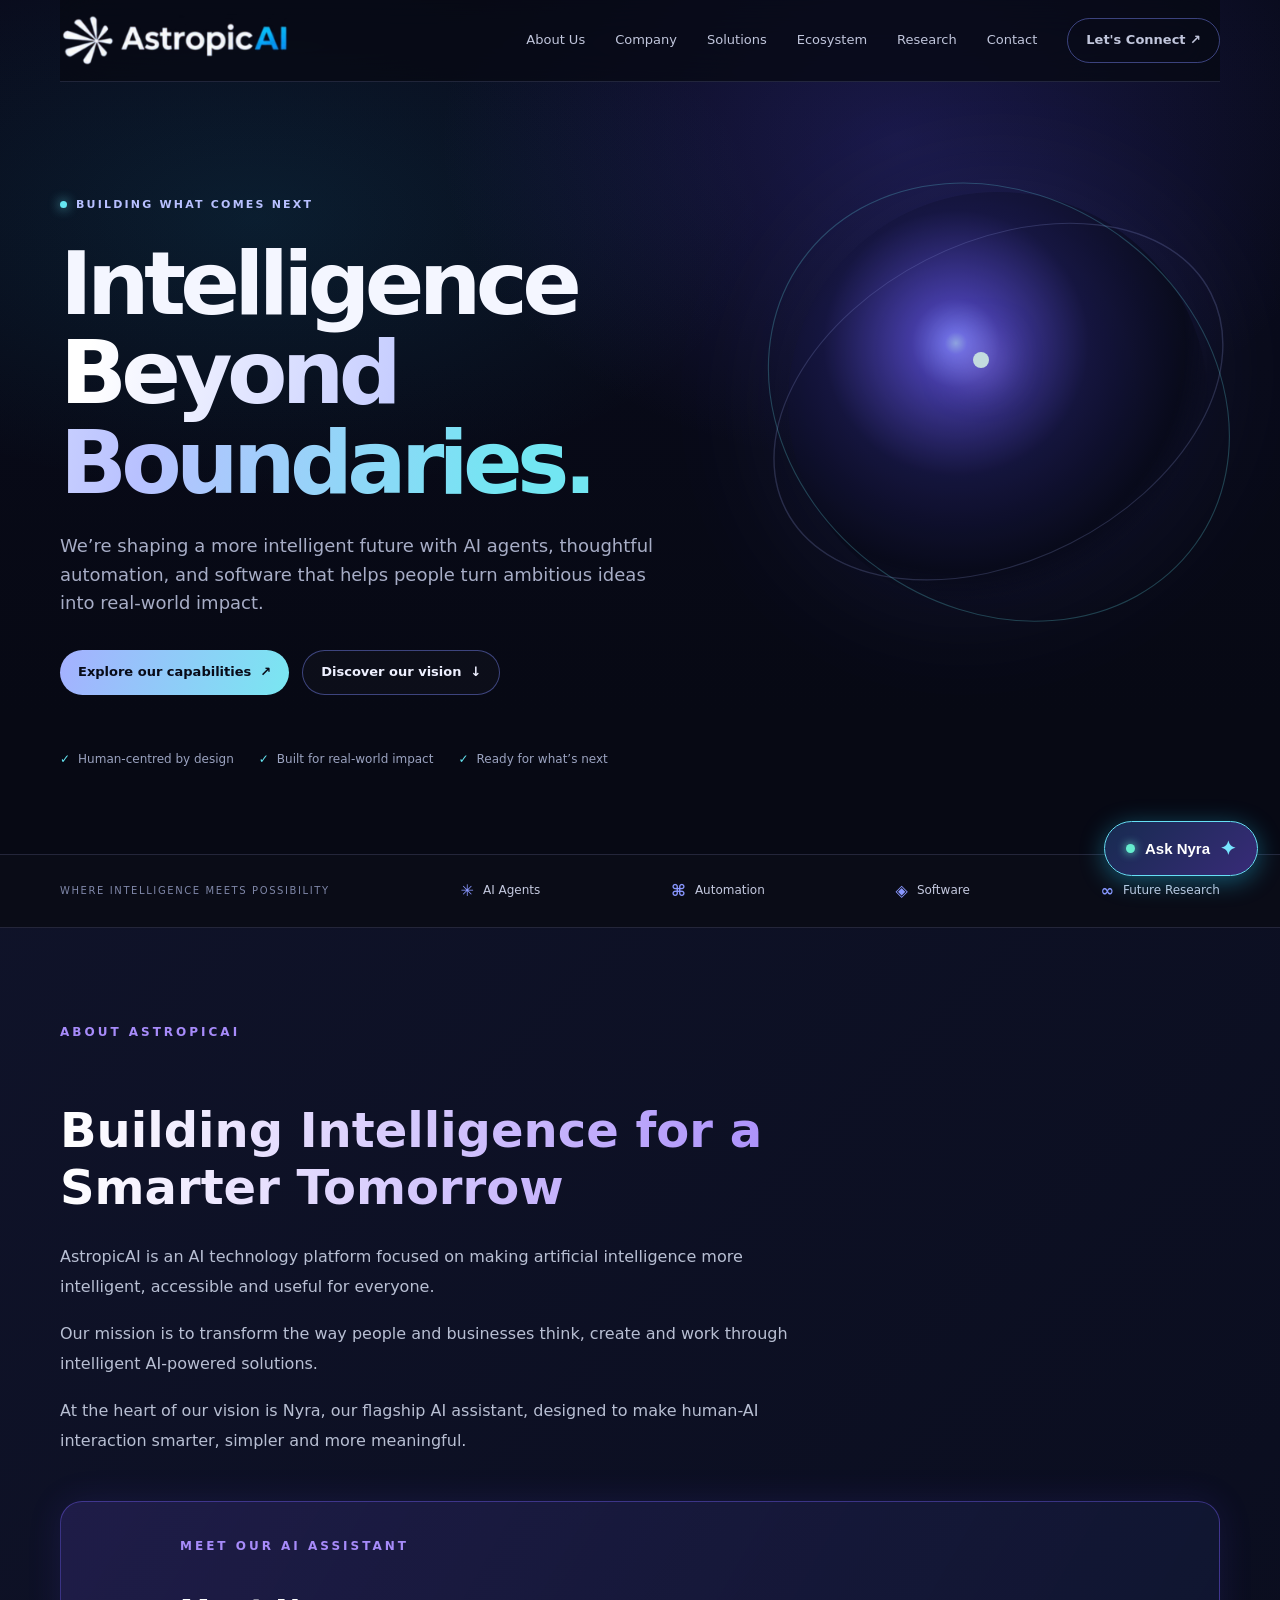
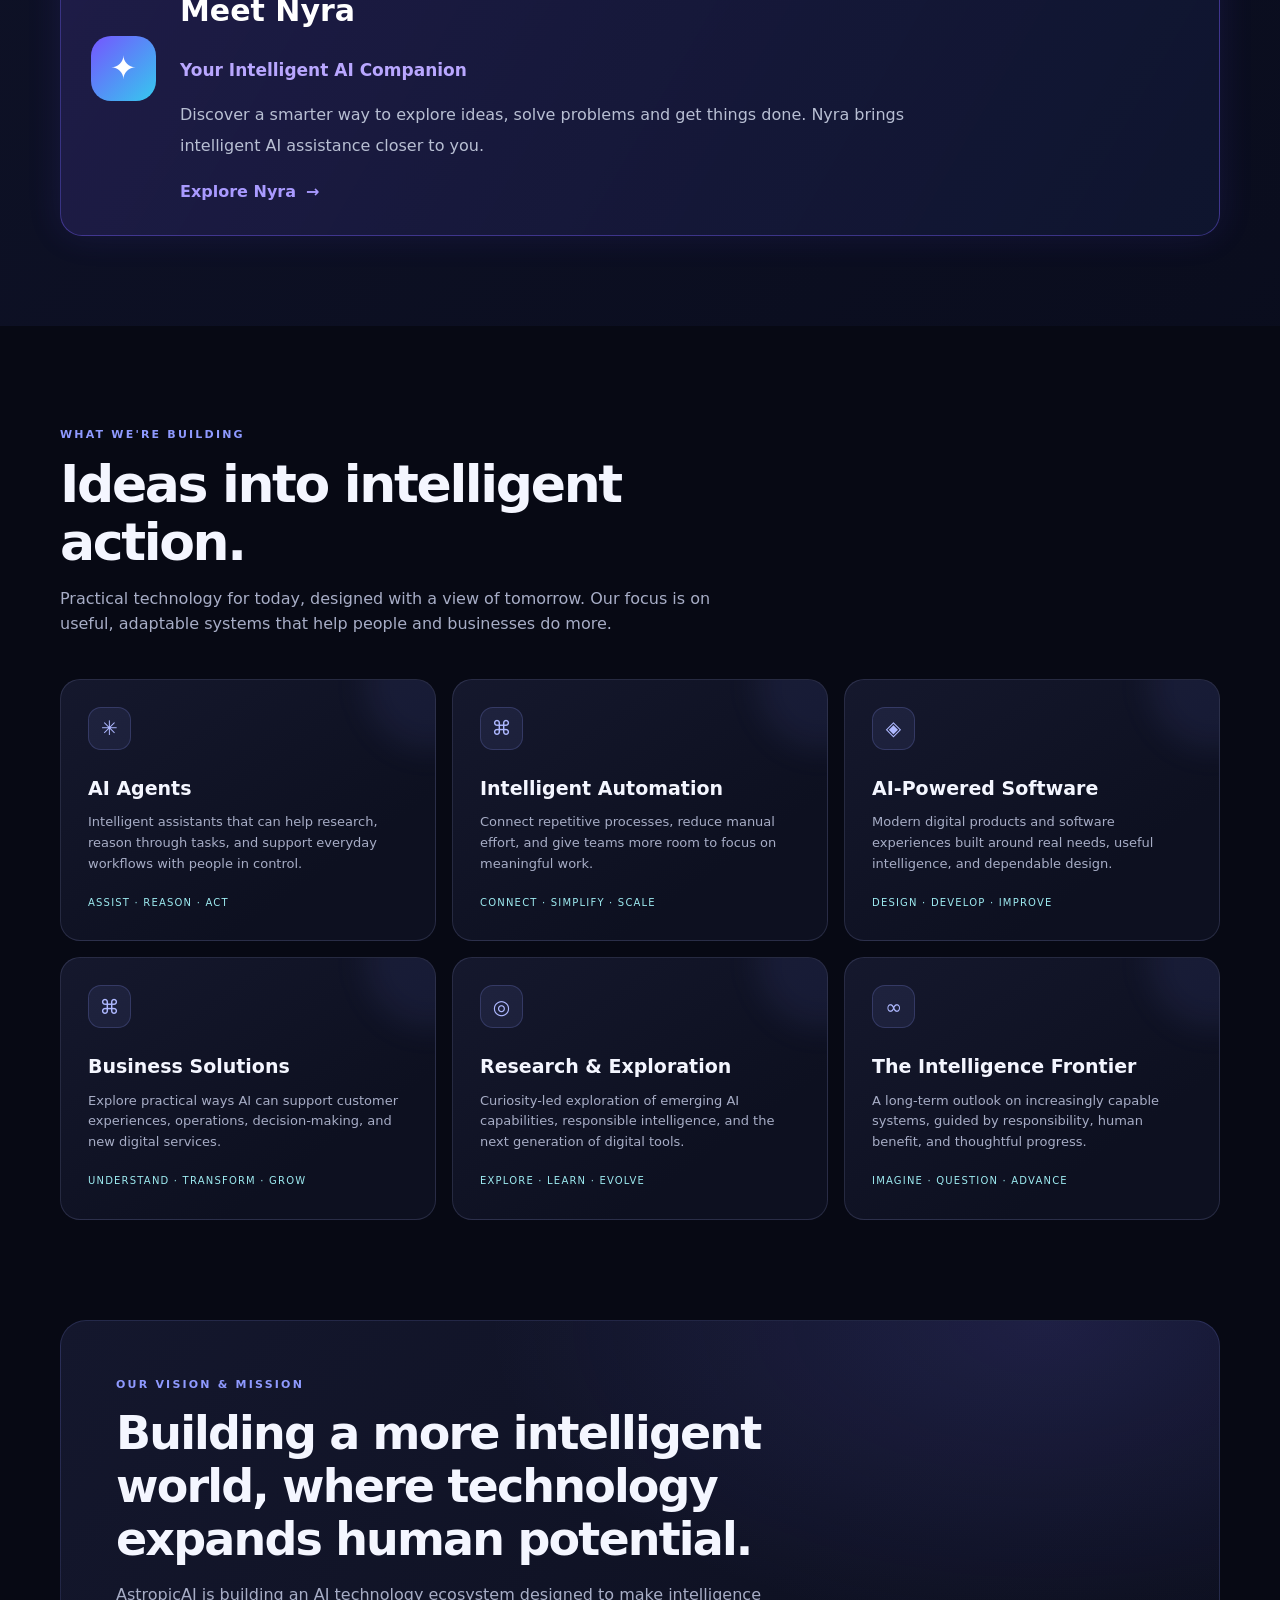
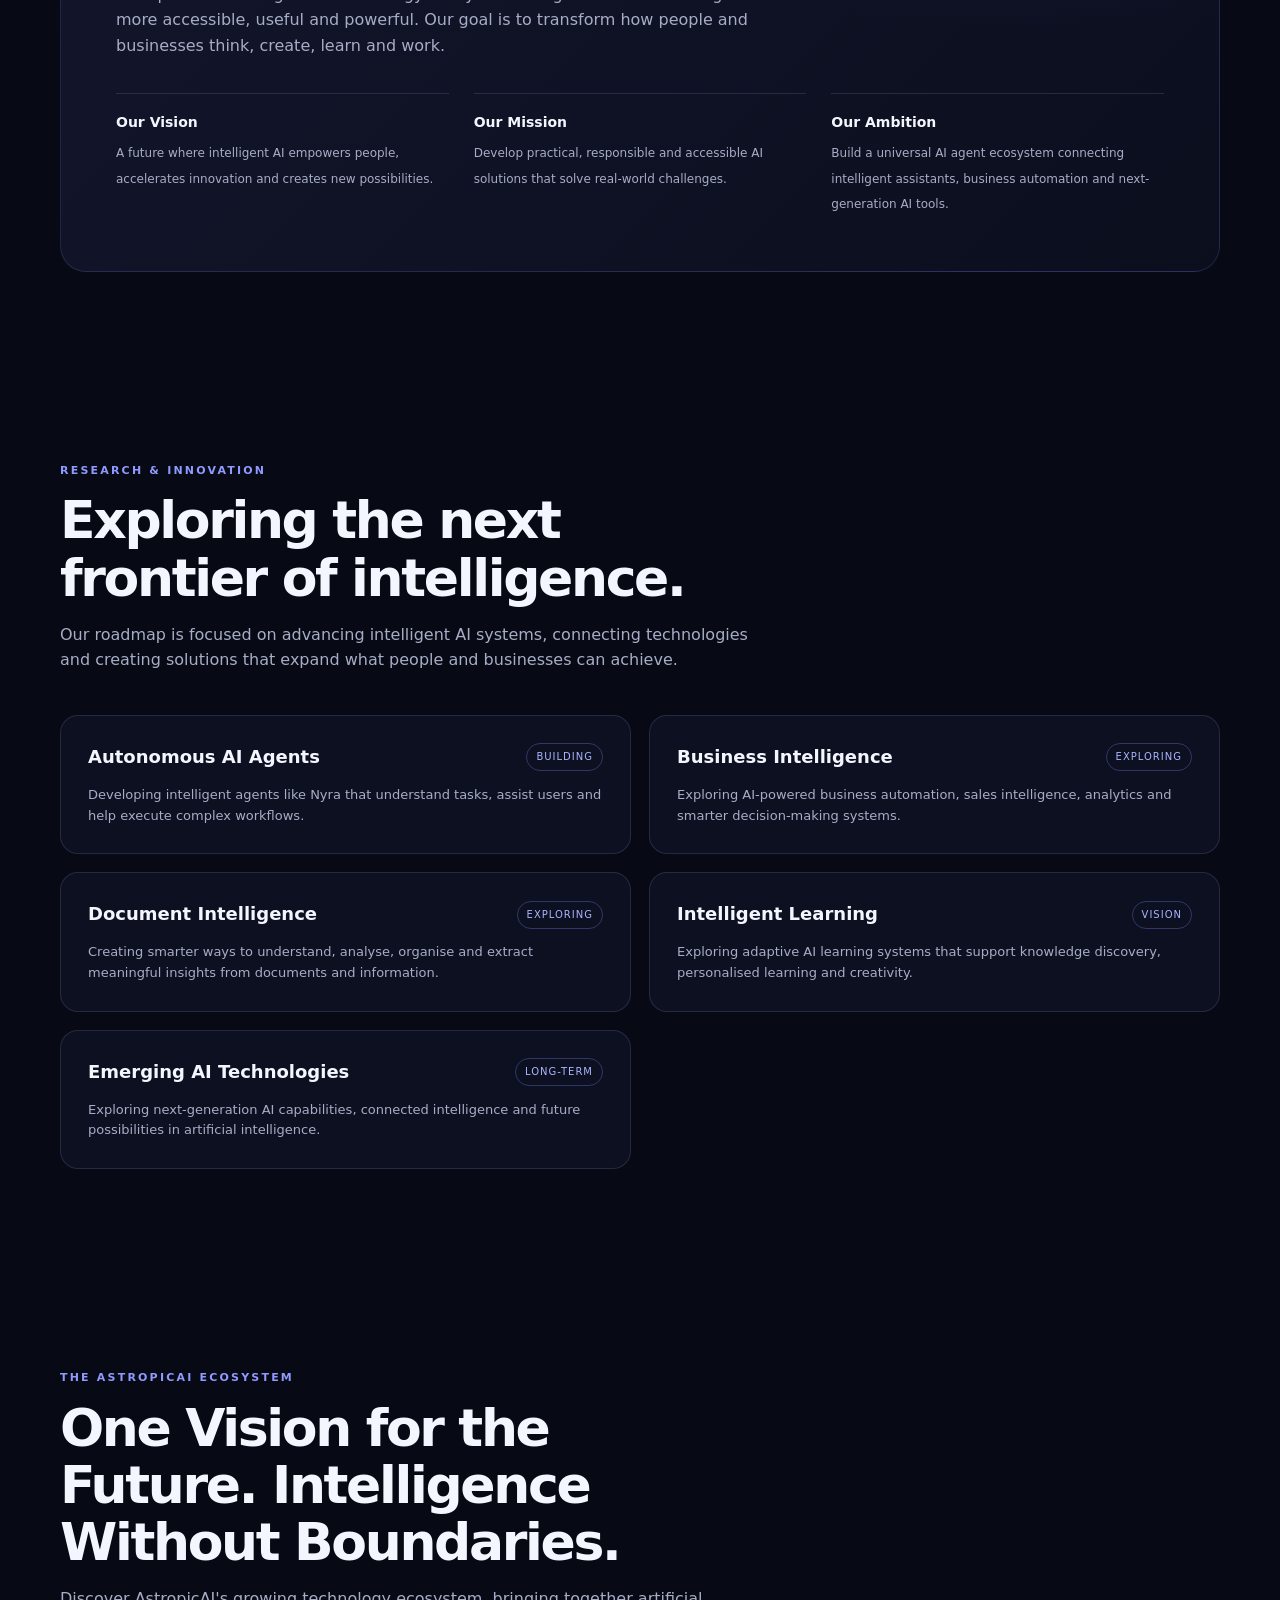
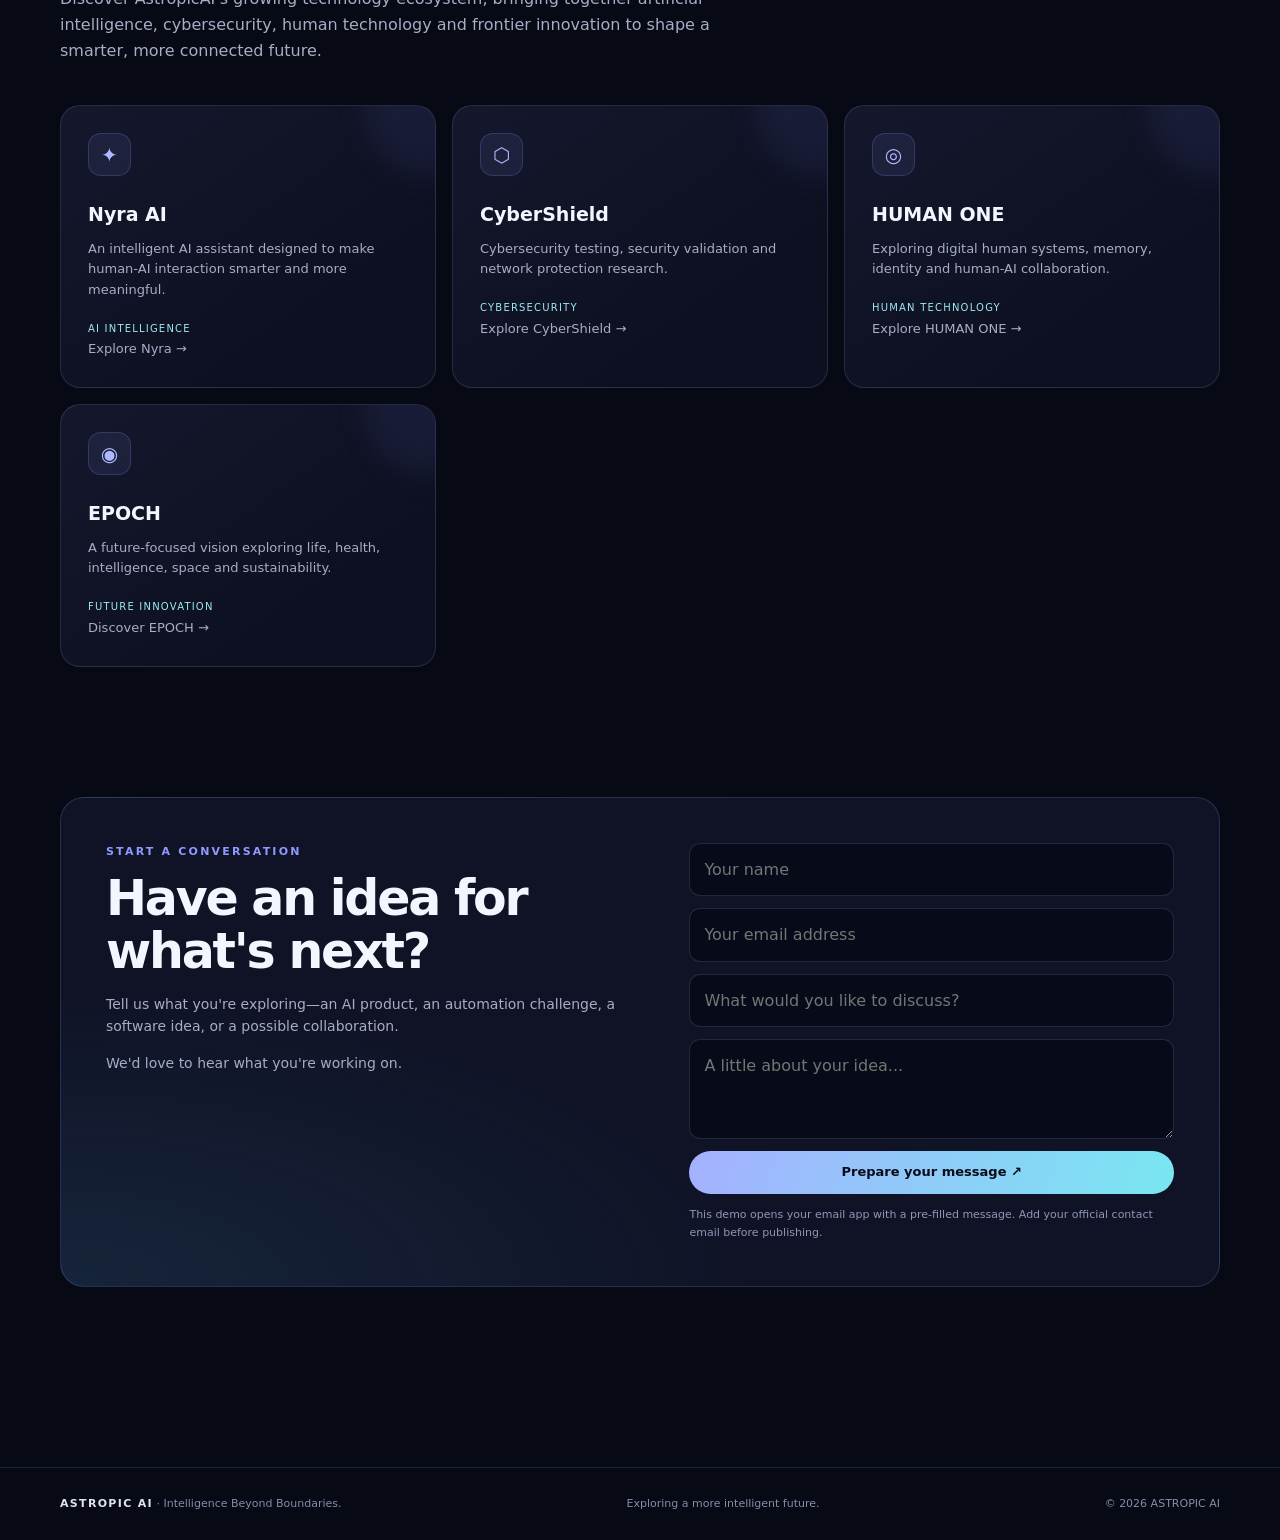
<file: index.html>
<!doctype html>
<html lang="en">
<head>
  
  <meta charset="utf-8" />
  <meta name="viewport" content="width=device-width, initial-scale=1" />
  <meta name="theme-color" content="#070914" />

  <title>AstropicAI | AI Agents, Cybersecurity & Future Technology</title>

  <meta name="description" content="AstropicAI is building an intelligent technology ecosystem spanning AI agents, cybersecurity, human-AI collaboration and future innovation. Discover Nyra AI, CyberShield, HUMAN ONE, EPOCH and EPOCH ONE." />

  <meta name="keywords" content="AstropicAI, Artificial Intelligence, AI Technology, AI Agents, Autonomous AI, Nyra AI, CyberShield, Cybersecurity Testing, Network Security, HUMAN ONE, Digital Human, Human AI Collaboration, EPOCH, Future Technology, EPOCH ONE, Human Technology Interface, Intelligent Automation, AI Software Solutions" />

  <meta name="robots" content="index, follow" />
  <meta name="author" content="AstropicAI" />

  <link rel="canonical" href="https://astropicai.com/" />
  <link rel="icon" type="image/png" href="/astropicai-full-brand-icon.png" />

  <meta property="og:title" content="AstropicAI | Intelligence Beyond Boundaries" />
  <meta property="og:description" content="Explore AstropicAI's technology ecosystem: Nyra AI, CyberShield, HUMAN ONE, EPOCH and next-generation intelligent systems." />
  <meta property="og:url" content="https://astropicai.com/" />
  <meta property="og:type" content="website" />
  <meta property="og:site_name" content="AstropicAI" />

  <meta name="twitter:card" content="summary" />
  <meta name="twitter:title" content="AstropicAI | Intelligence Beyond Boundaries" />
  <meta name="twitter:description" content="AI agents, cybersecurity, human technology and future innovation." />

<script type="application/ld+json">
{
  "@context": "https://schema.org",
  "@type": "Organization",
  "name": "AstropicAI",
  "url": "https://astropicai.com/",
  "logo": "https://astropicai.com/astropicai-full-brand-icon.png",
  "description": "AstropicAI is building an intelligent technology ecosystem spanning AI agents, cybersecurity, human-AI collaboration and future technology research."
}
</script>

  <style>
    :root{--bg:#070914;--panel:#101326;--text:#f4f6ff;--muted:#a7adc6;--line:rgba(181,190,255,.15);--blue:#7c8cff;--cyan:#65e6f2;--violet:#bd8bff;--max:1160px}
    *{box-sizing:border-box}html{scroll-behavior:smooth;scroll-padding-top:90px}body{margin:0;background:var(--bg);color:var(--text);font-family:Inter,ui-sans-serif,system-ui,-apple-system,BlinkMacSystemFont,"Segoe UI",sans-serif;line-height:1.6;overflow-x:hidden}a{color:inherit;text-decoration:none}button,input,textarea{font:inherit}.wrap{width:min(var(--max),calc(100% - 44px));margin:auto}.bg-glow{position:absolute;inset:0 0 auto;height:780px;pointer-events:none;overflow:hidden;z-index:-1;background:radial-gradient(ellipse at 70% 18%,rgba(80,70,220,.24),transparent 36%),radial-gradient(ellipse at 20% 28%,rgba(27,169,208,.12),transparent 35%),linear-gradient(180deg,#090b1c 0%,var(--bg) 92%)}
    .nav{height:82px;display:flex;align-items:center;justify-content:space-between;border-bottom:1px solid var(--line);position:sticky;top:0;z-index:20;background:rgba(7,9,20,.78);backdrop-filter:blur(18px)}.brand{display:flex;align-items:center;gap:11px;font-size:16px;font-weight:800;letter-spacing:.13em}.logo{width:36px;height:36px;border-radius:12px;display:grid;place-items:center;background:linear-gradient(135deg,var(--cyan),#7985ff 55%,var(--violet));color:#090b19;font-weight:900;box-shadow:0 0 28px #6b7bff42}.brand span span{color:#9da8ff}.links{display:flex;align-items:center;gap:30px;color:#c1c6dc;font-size:13px}.links a:hover{color:#fff}.nav-cta,.btn{display:inline-flex;align-items:center;justify-content:center;gap:9px;border:1px solid #7e8bff70;border-radius:999px;padding:11px 18px;font-size:13px;font-weight:700;transition:.2s ease}.nav-cta:hover,.btn:hover{transform:translateY(-2px);box-shadow:0 10px 35px #6374ff2e}.btn.primary{background:linear-gradient(110deg,#a5b0ff,#79e7f1);color:#080b18;border:0}.btn.secondary{background:#ffffff06;color:#eef0ff}.menu-btn{display:none;background:none;color:white;border:1px solid var(--line);border-radius:10px;padding:8px 11px}
    .hero{padding:108px 0 85px;position:relative}.eyebrow{display:inline-flex;align-items:center;gap:9px;color:#b8c0ff;font-size:11px;text-transform:uppercase;letter-spacing:.2em;font-weight:800}.dot{width:7px;height:7px;background:var(--cyan);border-radius:50%;box-shadow:0 0 12px var(--cyan)}h1{font-size:clamp(46px,7.4vw,88px);line-height:1.02;letter-spacing:-.065em;max-width:850px;margin:23px 0 24px;font-weight:750}h1 .gradient{background:linear-gradient(100deg,#fff 4%,#b8c1ff 48%,#72e6f2 90%);-webkit-background-clip:text;background-clip:text;color:transparent}.hero p{max-width:620px;font-size:18px;color:var(--muted);margin:0 0 32px}.hero-actions{display:flex;flex-wrap:wrap;gap:13px}.hero-foot{display:flex;gap:25px;flex-wrap:wrap;margin-top:55px;color:#9ba3c0;font-size:12px}.hero-foot span{display:flex;align-items:center;gap:8px}.check{color:var(--cyan);font-weight:900}
    .orbital{position:absolute;width:min(420px,90vw);height:min(420px,90vw);right:1%;top:110px;border-radius:50%;pointer-events:none;opacity:.85;background:radial-gradient(circle at 40% 36%,#a7c4ff 0,#7c7cff 3%,#4d43b8 12%,#171744 36%,#090b1c 62%,transparent 70%);filter:drop-shadow(0 0 70px #6968ff25)}.orbital:before,.orbital:after{content:"";position:absolute;inset:12%;border:1px solid #a6b4ff3a;border-radius:50%;transform:rotate(-27deg) scaleX(1.5)}.orbital:after{inset:1%;transform:rotate(36deg) scaleX(1.18);border-color:#67e7f24a}.orbit-core{position:absolute;left:44%;top:38%;width:16px;height:16px;background:#e3ffff;border-radius:50%;box-shadow:0 0 35px 15px #9c8cff80}
    .strip{border-top:1px solid var(--line);border-bottom:1px solid var(--line);padding:23px 0;background:#ffffff03}.strip-inner{display:flex;align-items:center;justify-content:space-between;gap:20px;flex-wrap:wrap}.strip-label{font-size:10px;letter-spacing:.16em;text-transform:uppercase;color:#7f87a8}.capability{font-size:12px;color:#c4c9df;display:flex;gap:9px;align-items:center}.capability b{color:#8997ff;font-size:16px}
    section{padding:100px 0}.section-head{max-width:690px;margin-bottom:42px}.kicker{color:#8f9aff;font-size:11px;font-weight:800;text-transform:uppercase;letter-spacing:.2em}.section-head h2{font-size:clamp(32px,4.5vw,52px);line-height:1.1;letter-spacing:-.045em;margin:13px 0 15px}.section-head p{color:var(--muted);font-size:16px;margin:0}.cards{display:grid;grid-template-columns:repeat(3,1fr);gap:16px}.card{position:relative;overflow:hidden;padding:27px;border:1px solid var(--line);border-radius:20px;background:linear-gradient(145deg,#15182d,#0d1020 72%);min-height:245px;transition:.25s}.card:hover{transform:translateY(-5px);border-color:#858fff78}.card:after{content:"";position:absolute;width:130px;height:130px;right:-60px;top:-60px;background:#7c83ff15;filter:blur(15px);border-radius:50%}.iconbox{width:43px;height:43px;border-radius:13px;display:grid;place-items:center;background:#8993ff16;border:1px solid #8c99ff35;color:#aeb8ff;font-size:20px}.card h3{font-size:19px;margin:23px 0 9px}.card p{font-size:13px;color:var(--muted);margin:0;max-width:310px}.tag{display:inline-block;margin-top:20px;color:#9deaf0;font-size:10px;letter-spacing:.12em;text-transform:uppercase}
    .manifesto{padding:0 0 90px}.manifesto-box{padding:55px;border:1px solid #8d96ff28;border-radius:26px;background:radial-gradient(ellipse at 85% 0%,#6964e52b,transparent 40%),linear-gradient(135deg,#14172d,#0b0e1d)}.manifesto-box h2{font-size:clamp(29px,4vw,46px);letter-spacing:-.04em;line-height:1.15;max-width:790px;margin:14px 0}.manifesto-box p{color:var(--muted);max-width:690px}.principles{display:grid;grid-template-columns:repeat(3,1fr);gap:25px;margin-top:34px}.principle{border-top:1px solid var(--line);padding-top:17px}.principle strong{display:block;font-size:14px;margin-bottom:6px}.principle span{color:var(--muted);font-size:12px}
    .roadmap{display:grid;grid-template-columns:1fr 1fr;gap:18px}.road-card{padding:27px;border-radius:18px;border:1px solid var(--line);background:#0d1020}.road-top{display:flex;justify-content:space-between;align-items:center;gap:12px}.road-top h3{margin:0;font-size:18px}.status{font-size:10px;text-transform:uppercase;letter-spacing:.1em;border:1px solid #7c8cff50;color:#aab5ff;padding:5px 9px;border-radius:999px}.road-card p{font-size:13px;color:var(--muted);margin-bottom:0}
    .contact{padding-top:30px}.contact-panel{display:grid;grid-template-columns:1fr .9fr;gap:45px;padding:45px;border:1px solid #8d96ff35;border-radius:24px;background:radial-gradient(ellipse at 0% 100%,#317ca52b,transparent 42%),#101326}.contact-panel h2{font-size:clamp(32px,4vw,49px);line-height:1.08;letter-spacing:-.045em;margin:13px 0}.contact-panel p{color:var(--muted);font-size:14px}.contact-form{display:grid;gap:12px}.contact-form input,.contact-form textarea{width:100%;border:1px solid #8b94bb36;border-radius:11px;padding:13px 14px;color:#fff;background:#070a18;outline:none}.contact-form input:focus,.contact-form textarea:focus{border-color:#8a96ff}.contact-form textarea{min-height:100px;resize:vertical}.form-note{font-size:11px!important;color:#8f97b5!important;margin:0}.footer{margin-top:80px;border-top:1px solid var(--line);padding:27px 0;color:#858da9;font-size:11px}.footer-inner{display:flex;justify-content:space-between;gap:18px;flex-wrap:wrap}.footer strong{color:#dfe2f5;letter-spacing:.12em}.footer a:hover{color:white}.reveal{opacity:0;transform:translateY(15px);transition:opacity .65s ease,transform .65s ease}.reveal.visible{opacity:1;transform:none}
    @media(max-width:850px){.orbital{right:-140px;top:160px;opacity:.34}.hero{padding-top:85px}.cards{grid-template-columns:repeat(2,1fr)}.cards .card:last-child{grid-column:span 2}.contact-panel{grid-template-columns:1fr;gap:20px}.links{gap:16px}}
    @media(max-width:620px){.wrap{width:min(var(--max),calc(100% - 32px))}.nav{height:70px}.menu-btn{display:block}.links{display:none;position:absolute;top:69px;left:0;right:0;padding:18px 22px 22px;background:#0b0e20;border-bottom:1px solid var(--line);flex-direction:column;align-items:stretch;gap:18px}.links.open{display:flex}.links .nav-cta{text-align:center}.brand{font-size:14px}.hero{padding:76px 0 60px}.orbital{width:300px;height:300px;top:190px;right:-160px;opacity:.28}h1{font-size:clamp(43px,13vw,66px)}.hero p{font-size:16px}.hero-foot{margin-top:38px;gap:13px;flex-direction:column}.strip-inner{justify-content:flex-start;gap:13px 20px}.strip-label{width:100%}section{padding:72px 0}.cards{grid-template-columns:1fr}.cards .card:last-child{grid-column:auto}.card{min-height:210px}.manifesto-box{padding:28px 23px}.principles{grid-template-columns:1fr;gap:17px}.roadmap{grid-template-columns:1fr}.contact-panel{padding:27px 22px}.footer{margin-top:55px}.footer-inner{flex-direction:column}body{overflow-x:hidden}}
    @media(max-width:620px){
.orbital{
width:min(260px,70vw);
height:min(260px,70vw);
right:0;
top:150px;
opacity:.18;
}
.orbital:before{
transform:rotate(-27deg) scaleX(1.1);
}
.orbital:after{
transform:rotate(36deg) scaleX(1.1);
}
html,body{
max-width:100%;
overflow-x:hidden;
}
    }
    .brand-logo-img {
  display: block;
  width: 230px;
  height: auto;
  object-fit: contain;
}

@media (max-width: 620px) {
  .brand-logo-img {
    width: 190px;
  }
}
    @media(prefers-reduced-motion:reduce){html{scroll-behavior:auto}*,*:before,*:after{transition:none!important;animation:none!important}.reveal{opacity:1;transform:none}}
/* ABOUT US SECTION */
.about-section {
  padding: 90px 0;
  position: relative;
  overflow: hidden;
  background: linear-gradient(
    135deg,
    rgba(18, 22, 48, 0.75),
    rgba(10, 13, 30, 0.95)
  );
}

.about-section .eyebrow {
  color: #a78bfa;
  letter-spacing: 3px;
  font-size: 12px;
  margin-bottom: 20px;
}

.about-section h2 {
  max-width: 750px;
  font-size: clamp(30px, 5vw, 48px);
  line-height: 1.2;
  margin-bottom: 25px;
  background: linear-gradient(90deg, #ffffff, #a78bfa);
  -webkit-background-clip: text;
  -webkit-text-fill-color: transparent;
}

.about-section p {
  max-width: 760px;
  color: #b8bfd3;
  font-size: 16px;
  line-height: 1.9;
  margin-bottom: 16px;
}

@media (max-width: 620px) {
  .about-section {
    padding: 60px 0;
  }

  .about-section p {
    font-size: 15px;
  }
}

/* NYRA INTRO CARD */
.nyra-intro {
  display: flex;
  align-items: center;
  gap: 24px;
  margin-top: 45px;
  padding: 30px;
  border: 1px solid rgba(120, 95, 255, 0.4);
  border-radius: 22px;
  background: linear-gradient(
    120deg,
    rgba(45, 38, 100, 0.55),
    rgba(15, 22, 48, 0.9)
  );
  box-shadow: 0 0 35px rgba(100, 75, 255, 0.12);
}

.nyra-symbol {
  flex-shrink: 0;
  width: 65px;
  height: 65px;
  display: grid;
  place-items: center;
  border-radius: 20px;
  background: linear-gradient(135deg, #7555ff, #35c9ee);
  color: white;
  font-size: 32px;
}

.nyra-content h3 {
  font-size: 30px;
  margin: 10px 0 5px;
  color: white;
}

.nyra-content h4 {
  color: #b9a7ff;
  font-size: 17px;
  margin-bottom: 12px;
}

.nyra-content p {
  margin-bottom: 18px;
}

.nyra-explore {
  display: inline-flex;
  gap: 10px;
  color: #a99aff;
  font-weight: 700;
  text-decoration: none;
}

.nyra-explore:hover {
  color: #ffffff;
}

@media (max-width: 620px) {
  .nyra-intro {
    align-items: flex-start;
    gap: 16px;
    padding: 20px;
    margin-top: 30px;
  }

  .nyra-symbol {
    width: 48px;
    height: 48px;
    font-size: 24px;
  }

  .nyra-content h3 {
    font-size: 25px;
  }
}

  </style>
</head>
<body>
  <div class="bg-glow"></div>
  <header class="nav wrap">
    <a class="brand" href="#home" aria-label="Astropic AI home">
  <img
    class="brand-logo-img"
    src="/astropicai-approved-wordmark.png"
    alt="AstropicAI"
  />
</a>
    <button class="menu-btn" id="menuBtn" aria-label="Open navigation" aria-expanded="false">☰</button>
    <nav class="links" id="navLinks" aria-label="Main navigation">
  <a href="#about">About Us</a>
  <a href="#vision">Company</a>
  <a href="#capabilities">Solutions</a>
  <a href="#ecosystem">Ecosystem</a>
  <a href="#frontier">Research</a>
  <a href="#contact">Contact</a>
  <a class="nav-cta" href="#contact">Let's Connect ↗</a>
    </nav>
  </header>
  <main id="home">
    <div class="wrap hero">
      <div class="orbital" aria-hidden="true"><span class="orbit-core"></span></div>
      <div class="eyebrow"><span class="dot"></span> Building what comes next</div>
      <h1>Intelligence<br><span class="gradient">Beyond Boundaries.</span></h1>
      <p>We’re shaping a more intelligent future with AI agents, thoughtful automation, and software that helps people turn ambitious ideas into real-world impact.</p>
      <div class="hero-actions"><a class="btn primary" href="#capabilities">Explore our capabilities <span>↗</span></a><a class="btn secondary" href="#vision">Discover our vision <span>↓</span></a></div>
      <div class="hero-foot"><span><b class="check">✓</b> Human-centred by design</span><span><b class="check">✓</b> Built for real-world impact</span><span><b class="check">✓</b> Ready for what’s next</span></div>
    </div>
    <div class="strip"><div class="wrap strip-inner"><span class="strip-label">Where intelligence meets possibility</span><span class="capability"><b>✳</b> AI Agents</span><span class="capability"><b>⌘</b> Automation</span><span class="capability"><b>◈</b> Software</span><span class="capability"><b>∞</b> Future Research</span></div></div>
<section id="about" class="about-section">
  <div class="wrap">
    <div class="eyebrow">ABOUT ASTROPICAI</div>
    <h2>Building Intelligence for a Smarter Tomorrow</h2>
    <p>
      AstropicAI is an AI technology platform focused on
      making artificial intelligence more intelligent,
      accessible and useful for everyone.
    </p>
    <p>
      Our mission is to transform the way people and
      businesses think, create and work through
      intelligent AI-powered solutions.
    </p>
    <p>
      At the heart of our vision is Nyra, our flagship
      AI assistant, designed to make human-AI interaction
      smarter, simpler and more meaningful.
    </p>
  
<div class="nyra-intro">
  <div class="nyra-symbol">✦</div>
  <div class="nyra-content">
    <span class="eyebrow">MEET OUR AI ASSISTANT</span>
    <h3>Meet Nyra</h3>
    <h4>Your Intelligent AI Companion</h4>
    <p>
      Discover a smarter way to explore ideas, solve problems
      and get things done. Nyra brings intelligent AI
      assistance closer to you.
    </p>
    <a href="/nyra/" class="nyra-explore">
      Explore Nyra <span>→</span>
    </a>
  </div>
</div>
</div>
</section>
 <section id="capabilities"><div class="wrap"><div class="section-head reveal"><div class="kicker">What we're building</div><h2>Ideas into intelligent action.</h2><p>Practical technology for today, designed with a view of tomorrow. Our focus is on useful, adaptable systems that help people and businesses do more.</p></div>
      <div class="cards">
        <article class="card reveal"><div class="iconbox">✳</div><h3>AI Agents</h3><p>Intelligent assistants that can help research, reason through tasks, and support everyday workflows with people in control.</p><span class="tag">Assist · Reason · Act</span></article>
        <article class="card reveal"><div class="iconbox">⌘</div><h3>Intelligent Automation</h3><p>Connect repetitive processes, reduce manual effort, and give teams more room to focus on meaningful work.</p><span class="tag">Connect · Simplify · Scale</span></article>
        <article class="card reveal"><div class="iconbox">◈</div><h3>AI-Powered Software</h3><p>Modern digital products and software experiences built around real needs, useful intelligence, and dependable design.</p><span class="tag">Design · Develop · Improve</span></article>
        <article class="card reveal"><div class="iconbox">⌘</div><h3>Business Solutions</h3><p>Explore practical ways AI can support customer experiences, operations, decision-making, and new digital services.</p><span class="tag">Understand · Transform · Grow</span></article>
        <article class="card reveal"><div class="iconbox">◎</div><h3>Research & Exploration</h3><p>Curiosity-led exploration of emerging AI capabilities, responsible intelligence, and the next generation of digital tools.</p><span class="tag">Explore · Learn · Evolve</span></article>
        <article class="card reveal"><div class="iconbox">∞</div><h3>The Intelligence Frontier</h3><p>A long-term outlook on increasingly capable systems, guided by responsibility, human benefit, and thoughtful progress.</p><span class="tag">Imagine · Question · Advance</span></article>
      </div>
    </div></section>
<section class="manifesto" id="vision">
  <div class="wrap">
    <div class="manifesto-box reveal">

      <div class="kicker">OUR VISION & MISSION</div>

      <h2>
        Building a more intelligent world,
        where technology expands human potential.
      </h2>

      <p>
        AstropicAI is building an AI technology ecosystem
        designed to make intelligence more accessible,
        useful and powerful. Our goal is to transform how
        people and businesses think, create, learn and work.
      </p>

      <div class="principles">

        <div class="principle">
          <strong>Our Vision</strong>
          <span>
            A future where intelligent AI empowers people,
            accelerates innovation and creates new possibilities.
          </span>
        </div>

        <div class="principle">
          <strong>Our Mission</strong>
          <span>
            Develop practical, responsible and accessible
            AI solutions that solve real-world challenges.
          </span>
        </div>

        <div class="principle">
          <strong>Our Ambition</strong>
          <span>
            Build a universal AI agent ecosystem connecting
            intelligent assistants, business automation
            and next-generation AI tools.
          </span>
        </div>

      </div>
    </div>
  </div>
</section> 
<section id="frontier">
  <div class="wrap">

    <div class="section-head reveal">
      <div class="kicker">RESEARCH & INNOVATION</div>
      <h2>Exploring the next frontier of intelligence.</h2>
      <p>
        Our roadmap is focused on advancing intelligent
        AI systems, connecting technologies and creating
        solutions that expand what people and businesses
        can achieve.
      </p>
    </div>

    <div class="roadmap">

      <article class="road-card reveal">
        <div class="road-top">
          <h3>Autonomous AI Agents</h3>
          <span class="status">Building</span>
        </div>
        <p>
          Developing intelligent agents like Nyra that
          understand tasks, assist users and help execute
          complex workflows.
        </p>
      </article>

      <article class="road-card reveal">
        <div class="road-top">
          <h3>Business Intelligence</h3>
          <span class="status">Exploring</span>
        </div>
        <p>
          Exploring AI-powered business automation,
          sales intelligence, analytics and smarter
          decision-making systems.
        </p>
      </article>

      <article class="road-card reveal">
        <div class="road-top">
          <h3>Document Intelligence</h3>
          <span class="status">Exploring</span>
        </div>
        <p>
          Creating smarter ways to understand, analyse,
          organise and extract meaningful insights
          from documents and information.
        </p>
      </article>

      <article class="road-card reveal">
        <div class="road-top">
          <h3>Intelligent Learning</h3>
          <span class="status">Vision</span>
        </div>
        <p>
          Exploring adaptive AI learning systems
          that support knowledge discovery,
          personalised learning and creativity.
        </p>
      </article>

      <article class="road-card reveal">
        <div class="road-top">
          <h3>Emerging AI Technologies</h3>
          <span class="status">Long-term</span>
        </div>
        <p>
          Exploring next-generation AI capabilities,
          connected intelligence and future
          possibilities in artificial intelligence.
        </p>
      </article>

    </div>
  </div>
</section>
  
<!-- ASTROPICAI TECHNOLOGY ECOSYSTEM -->
<section id="ecosystem">
  <div class="wrap">
    <div class="section-head reveal">
      <div class="kicker">THE ASTROPICAI ECOSYSTEM</div>

<h2>One Vision for the Future. Intelligence Without Boundaries.</h2>

<p>
  Discover AstropicAI's growing technology ecosystem,
  bringing together artificial intelligence, cybersecurity,
  human technology and frontier innovation to shape a
  smarter, more connected future.
</p>
    </div>

    <div class="cards">

      <article class="card reveal">
        <div class="iconbox">✦</div>
        <h3>Nyra AI</h3>
        <p>An intelligent AI assistant designed to make human-AI interaction smarter and more meaningful.</p>
        <span class="tag">AI Intelligence</span>
        <p><a href="/nyra/">Explore Nyra →</a></p>
      </article>

      <article class="card reveal">
        <div class="iconbox">⬡</div>
        <h3>CyberShield</h3>
        <p>Cybersecurity testing, security validation and network protection research.</p>
        <span class="tag">Cybersecurity</span>
        <p><a href="/cybershield">Explore CyberShield →</a></p>
      </article>

      <article class="card reveal">
        <div class="iconbox">◎</div>
        <h3>HUMAN ONE</h3>
        <p>Exploring digital human systems, memory, identity and human-AI collaboration.</p>
        <span class="tag">Human Technology</span>
        <p><a href="/human-one.html">Explore HUMAN ONE →</a></p>
      </article>

      <article class="card reveal">
        <div class="iconbox">◉</div>
        <h3>EPOCH</h3>
        <p>A future-focused vision exploring life, health, intelligence, space and sustainability.</p>
        <span class="tag">Future Innovation</span>
        <p><a href="/epoch">Discover EPOCH →</a></p>
      </article>


    </div>
  </div>
</section>
<!-- END TECHNOLOGY ECOSYSTEM -->
  


    <section class="contact" id="contact"><div class="wrap"><div class="contact-panel reveal"><div><div class="kicker">Start a conversation</div><h2>Have an idea for what's next?</h2><p>Tell us what you're exploring—an AI product, an automation challenge, a software idea, or a possible collaboration.</p><p>We'd love to hear what you're working on.</p></div><form class="contact-form" id="contactForm"><input id="name" name="name" autocomplete="name" placeholder="Your name" required /><input id="email" name="email" type="email" autocomplete="email" placeholder="Your email address" required /><input id="topic" name="topic" placeholder="What would you like to discuss?" required /><textarea id="message" name="message" placeholder="A little about your idea..." required></textarea><button class="btn primary" type="submit">Prepare your message ↗</button><p class="form-note">This demo opens your email app with a pre-filled message. Add your official contact email before publishing.</p></form></div></div></section>
  </main>
  <footer class="footer"><div class="wrap footer-inner"><span><strong>ASTROPIC AI</strong> · Intelligence Beyond Boundaries.</span><span>Exploring a more intelligent future.</span><span>© <span id="year"></span> ASTROPIC AI</span></div></footer>
  <script>
    const menuBtn=document.getElementById('menuBtn');const navLinks=document.getElementById('navLinks');
    menuBtn.addEventListener('click',()=>{const open=navLinks.classList.toggle('open');menuBtn.setAttribute('aria-expanded',String(open));menuBtn.textContent=open?'✕':'☰'});
    navLinks.querySelectorAll('a').forEach(a=>a.addEventListener('click',()=>{navLinks.classList.remove('open');menuBtn.setAttribute('aria-expanded','false');menuBtn.textContent='☰'}));
    const observer=new IntersectionObserver(entries=>entries.forEach(entry=>{if(entry.isIntersecting){entry.target.classList.add('visible');observer.unobserve(entry.target)}}),{threshold:.12});document.querySelectorAll('.reveal').forEach(el=>observer.observe(el));
    document.getElementById('year').textContent=new Date().getFullYear();
    document.getElementById('contactForm').addEventListener('submit',e=>{e.preventDefault();const name=document.getElementById('name').value.trim();const email=document.getElementById('email').value.trim();const topic=document.getElementById('topic').value.trim();const message=document.getElementById('message').value.trim();const subject=encodeURIComponent('ASTROPIC AI enquiry: '+topic);const body=encodeURIComponent('Name: '+name+'\nEmail: '+email+'\nTopic: '+topic+'\n\n'+message);window.location.href='mailto:hello@astropicai.com?subject='+subject+'&body='+body;});
  </script>
  
<!-- NYRA AI Floating Assistant -->
<a href="/nyra/" id="nyra-launcher" aria-label="Chat with Nyra AI">
  <span class="nyra-dot"></span>
  <span>Ask Nyra</span>
  <span class="nyra-spark">✦</span>
</a>

<style>
#nyra-launcher {
  position: fixed;
  right: 22px;
  bottom: 24px;
  z-index: 9999;
  display: flex;
  align-items: center;
  gap: 10px;
  padding: 15px 21px;
  border: 1px solid #66dff5;
  border-radius: 40px;
  background: linear-gradient(135deg,#172b50,#382b78);
  color: #fff;
  font: 600 15px Arial,sans-serif;
  text-decoration: none;
  box-shadow: 0 5px 25px #24c9f566;
}
#nyra-launcher .nyra-dot {
  width: 9px;
  height: 9px;
  border-radius: 50%;
  background: #65edce;
  box-shadow: 0 0 10px #65edce;
}
#nyra-launcher .nyra-spark {
  color: #78e5ff;
  font-size: 19px;
}
#nyra-launcher:active {
  transform: scale(.96);
}
  @media(max-width:620px){
  #nyra-launcher{
    right:12px;
    bottom:16px;
    padding:11px 15px;
    font-size:13px;
    gap:8px;
  }

  #nyra-launcher .nyra-spark{
    font-size:16px;
  }
  }
  @media(max-width:620px){
  .hero{
    padding-top:45px;
  }
  }
</style>

</body>
</html>
</file>
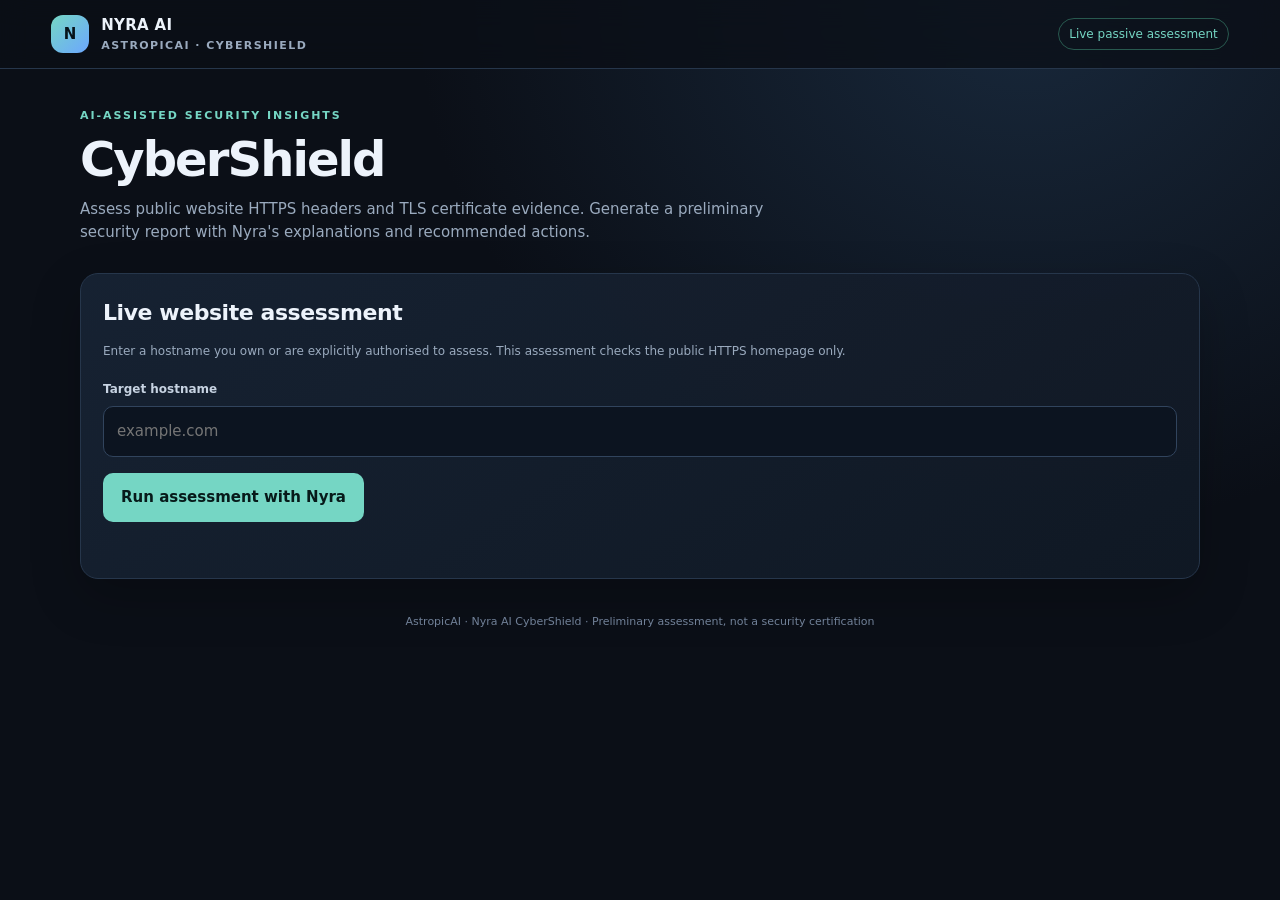
<file: cybershield/index.html>
<!doctype html>
<html lang="en">
<head>
  <meta charset="utf-8">
  <meta name="viewport" content="width=device-width, initial-scale=1">
  <meta name="theme-color" content="#10131b">
  <meta name="description" content="Nyra AI CyberShield live passive HTTPS security assessment.">
  <title>Nyra AI | CyberShield</title>

  <style>
    :root {
      color-scheme: dark;
      --bg: #0b0f17;
      --panel: #121a27;
      --line: #26364b;
      --text: #edf3fb;
      --muted: #9aaabe;
      --accent: #75d6c4;
      --red: #ff7777;
      --amber: #ffc56b;
      --green: #79d9a7;
      --shadow: 0 18px 50px rgba(0,0,0,.22);
    }

    * { box-sizing: border-box; }

    body {
      margin: 0;
      min-height: 100vh;
      background: radial-gradient(ellipse at 80% 0%, #18283b 0, transparent 42%), var(--bg);
      color: var(--text);
      font: 15px/1.55 Inter, ui-sans-serif, system-ui, -apple-system, BlinkMacSystemFont, "Segoe UI", sans-serif;
    }

    button, input { font: inherit; }

    .topbar {
      min-height: 68px;
      display: flex;
      align-items: center;
      justify-content: space-between;
      gap: 16px;
      padding: 14px clamp(18px,4vw,52px);
      border-bottom: 1px solid var(--line);
      background: rgba(11,15,23,.78);
      backdrop-filter: blur(14px);
    }

    .brand {
      display: flex;
      align-items: center;
      gap: 12px;
      font-weight: 750;
      letter-spacing: .02em;
    }

    .mark {
      width: 38px;
      height: 38px;
      border-radius: 12px;
      display: grid;
      place-items: center;
      background: linear-gradient(135deg,#75d6c4,#6ca7ff);
      color: #07131b;
      font-weight: 900;
    }

    .brand small {
      display: block;
      color: var(--muted);
      font-size: 11px;
      font-weight: 600;
      letter-spacing: .13em;
    }

    .status {
      color: var(--accent);
      font-size: 12px;
      border: 1px solid #28594f;
      padding: 6px 10px;
      border-radius: 99px;
    }

    main {
      width: min(1120px, calc(100% - 36px));
      margin: 38px auto 64px;
    }

    .eyebrow {
      color: var(--accent);
      font-size: 11px;
      font-weight: 800;
      letter-spacing: .18em;
      text-transform: uppercase;
    }

    h1 {
      font-size: clamp(30px,5vw,48px);
      line-height: 1.08;
      margin: 10px 0 12px;
      letter-spacing: -.04em;
    }

    .intro {
      max-width: 720px;
      color: var(--muted);
      margin: 0 0 28px;
    }

    .panel {
      background: linear-gradient(145deg,rgba(23,34,51,.96),rgba(16,24,36,.96));
      border: 1px solid var(--line);
      border-radius: 18px;
      padding: 22px;
      box-shadow: var(--shadow);
    }

    label {
      display: block;
      color: #c7d3e2;
      font-size: 12px;
      font-weight: 700;
      margin-bottom: 7px;
    }

    .target {
      width: 100%;
      padding: 13px;
      border-radius: 10px;
      border: 1px solid #31445d;
      background: #0c1420;
      color: var(--text);
      outline: none;
    }

    input:focus {
      border-color: var(--accent);
      box-shadow: 0 0 0 3px rgba(117,214,196,.12);
    }

    .actions {
      display: flex;
      flex-wrap: wrap;
      gap: 10px;
      margin-top: 16px;
    }

    button {
      border: 1px solid transparent;
      border-radius: 10px;
      padding: 12px 17px;
      cursor: pointer;
      font-weight: 750;
      transition: transform .15s ease, opacity .15s ease;
    }

    button:hover { transform: translateY(-1px); }

    button:disabled {
      opacity: .45;
      cursor: not-allowed;
      transform: none;
    }

    .primary {
      background: var(--accent);
      color: #071a1a;
    }

    .secondary {
      background: #1b2b40;
      color: var(--text);
      border-color: #344b66;
    }

    .hint {
      color: var(--muted);
      font-size: 12px;
      margin: 12px 0 0;
    }

    .message {
      margin-top: 14px;
      color: var(--amber);
      font-size: 13px;
      min-height: 20px;
      overflow-wrap: anywhere;
    }

    .results {
      margin-top: 24px;
      display: none;
    }

    .result-head {
      display: flex;
      justify-content: space-between;
      align-items: flex-start;
      gap: 16px;
      margin-bottom: 16px;
    }

    h2 {
      margin: 0;
      font-size: 22px;
      letter-spacing: -.02em;
    }

    .sub {
      color: var(--muted);
      font-size: 13px;
      margin-top: 3px;
      overflow-wrap: anywhere;
    }

    .score-wrap {
      display: flex;
      align-items: center;
      gap: 16px;
      padding: 18px;
      border: 1px solid var(--line);
      border-radius: 16px;
      background: rgba(9,16,26,.55);
    }

    .score {
      width: 92px;
      height: 92px;
      border-radius: 50%;
      display: grid;
      place-items: center;
      flex: none;
      background: conic-gradient(var(--accent) var(--score-angle,0deg), #26364b 0);
      position: relative;
    }

    .score::before {
      content: "";
      position: absolute;
      inset: 7px;
      border-radius: 50%;
      background: #101a28;
    }

    .score strong {
      position: relative;
      font-size: 27px;
    }

    .score-copy small {
      color: var(--muted);
      display: block;
    }

    .risk {
      display: inline-block;
      margin-top: 6px;
      border: 1px solid #426b62;
      color: var(--accent);
      padding: 4px 9px;
      border-radius: 99px;
      font-size: 12px;
      font-weight: 800;
    }

    .metrics {
      display: grid;
      grid-template-columns: repeat(5,1fr);
      gap: 10px;
      margin: 14px 0 20px;
    }

    .metric {
      background: var(--panel);
      border: 1px solid var(--line);
      border-radius: 13px;
      padding: 14px;
    }

    .metric strong {
      display: block;
      font-size: 25px;
    }

    .metric span {
      color: var(--muted);
      font-size: 11px;
      text-transform: uppercase;
      letter-spacing: .08em;
    }

    .metric.critical strong { color: var(--red); }
    .metric.high strong { color: #ff9b78; }
    .metric.medium strong { color: var(--amber); }
    .metric.low strong { color: var(--green); }

    .section-title {
      margin: 22px 0 10px;
      font-size: 16px;
    }

    .findings {
      display: grid;
      gap: 10px;
    }

    .finding {
      background: var(--panel);
      border: 1px solid var(--line);
      border-radius: 13px;
      padding: 16px;
    }

    .finding-top {
      display: flex;
      justify-content: space-between;
      gap: 12px;
      align-items: flex-start;
    }

    .finding h3 {
      margin: 0;
      font-size: 15px;
    }

    .finding p {
      color: var(--muted);
      margin: 8px 0 0;
      font-size: 13px;
      overflow-wrap: anywhere;
    }

    .severity {
      flex: none;
      font-size: 10px;
      font-weight: 850;
      text-transform: uppercase;
      letter-spacing: .08em;
      padding: 4px 8px;
      border-radius: 99px;
      background: #26364b;
    }

    .severity.critical, .severity.high {
      color: #ff9b91;
      background: #482b32;
    }

    .severity.medium {
      color: #ffd18b;
      background: #473923;
    }

    .severity.low {
      color: #9ce0bb;
      background: #1e4037;
    }

    .severity.info {
      color: #a9caff;
      background: #243c59;
    }

    .recommendations {
      color: #c8d7e8;
      margin: 0;
      padding-left: 20px;
    }

    .limitations {
      color: var(--muted);
      font-size: 12px;
      margin: 8px 0 0;
      padding-left: 18px;
    }

    .details-grid {
      display: grid;
      grid-template-columns: repeat(3,1fr);
      gap: 10px;
    }

    .detail {
      background: #0c1420;
      border: 1px solid var(--line);
      border-radius: 12px;
      padding: 13px;
      min-width: 0;
    }

    .detail strong {
      display: block;
      font-size: 12px;
      color: var(--accent);
      margin-bottom: 5px;
    }

    .detail span {
      display: block;
      font-size: 12px;
      color: var(--muted);
      overflow-wrap: anywhere;
    }

    .empty {
      color: var(--muted);
      padding: 18px;
      text-align: center;
      border: 1px dashed #344b66;
      border-radius: 12px;
    }

    footer {
      color: #718198;
      text-align: center;
      font-size: 11px;
      margin-top: 34px;
    }

    @media (max-width:700px) {
      main { margin-top: 26px; }
      .metrics { grid-template-columns: repeat(2,1fr); }
      .metric:last-child { grid-column: span 2; }
      .score-wrap { align-items: center; }
      .result-head { flex-direction: column; }
      .topbar { padding-inline: 18px; }
      .details-grid { grid-template-columns: 1fr; }
    }
  </style>
</head>

<body>
  <header class="topbar">
    <div class="brand">
      <div class="mark">N</div>
      <div>
        NYRA AI
        <small>ASTROPICAI · CYBERSHIELD</small>
      </div>
    </div>
    <div class="status">Live passive assessment</div>
  </header>

  <main>
    <div class="eyebrow">AI-assisted security insights</div>
    <h1>CyberShield</h1>

    <p class="intro">
      Assess public website HTTPS headers and TLS certificate evidence.
      Generate a preliminary security report with Nyra's explanations
      and recommended actions.
    </p>

    <section class="panel" aria-labelledby="assessment-heading">
      <h2 id="assessment-heading">Live website assessment</h2>

      <p class="hint">
        Enter a hostname you own or are explicitly authorised to assess.
        This assessment checks the public HTTPS homepage only.
      </p>

      <div style="margin-top:20px">
        <label for="target">Target hostname</label>
        <input
          class="target"
          id="target"
          type="text"
          placeholder="example.com"
          autocomplete="url"
          spellcheck="false"
          maxlength="253"
        >
      </div>

      <div class="actions">
        <button class="primary" id="analyseBtn" type="button">
          Run assessment with Nyra
        </button>
      </div>

      <div class="message" id="message" role="status" aria-live="polite"></div>
    </section>

    <section class="results" id="results" aria-live="polite">
      <div class="result-head">
        <div>
          <div class="eyebrow">Assessment report</div>
          <h2>Security overview</h2>
          <div class="sub" id="reportTarget"></div>
        </div>

        <button class="secondary" id="downloadBtn" type="button">
          Download report
        </button>
      </div>

      <div class="score-wrap">
        <div class="score" id="scoreRing">
          <strong id="scoreValue">—</strong>
        </div>

        <div class="score-copy">
          <strong>Security score</strong>
          <small>Preliminary evidence-based score out of 100</small>
          <div class="risk" id="riskLevel">Awaiting assessment</div>
        </div>
      </div>

      <div class="metrics">
        <div class="metric critical">
          <strong id="criticalCount">0</strong>
          <span>Critical</span>
        </div>

        <div class="metric high">
          <strong id="highCount">0</strong>
          <span>High</span>
        </div>

        <div class="metric medium">
          <strong id="mediumCount">0</strong>
          <span>Medium</span>
        </div>

        <div class="metric low">
          <strong id="lowCount">0</strong>
          <span>Low</span>
        </div>

        <div class="metric">
          <strong id="totalCount">0</strong>
          <span>Total findings</span>
        </div>
      </div>

      <h3 class="section-title">Collected evidence</h3>
      <div class="panel">
        <div class="details-grid">
          <div class="detail">
            <strong>HTTP status</strong>
            <span id="httpStatus">Not available</span>
          </div>

          <div class="detail">
            <strong>TLS certificate</strong>
            <span id="tlsStatus">Not available</span>
          </div>

          <div class="detail">
            <strong>TLS protocol</strong>
            <span id="tlsProtocol">Not available</span>
          </div>

          <div class="detail">
            <strong>Certificate expiry</strong>
            <span id="tlsExpiry">Not available</span>
          </div>

          <div class="detail">
            <strong>DNS addresses</strong>
            <span id="dnsAddresses">Not available</span>
          </div>

          <div class="detail">
            <strong>Collection method</strong>
            <span id="collectionMethod">Not available</span>
          </div>
        </div>
      </div>

      <h3 class="section-title">Prioritised findings</h3>
      <div class="findings" id="findings"></div>

      <h3 class="section-title">Recommended actions</h3>
      <div class="panel">
        <ol class="recommendations" id="recommendations"></ol>
      </div>

      <h3 class="section-title">Assessment limitations</h3>
      <div class="panel">
        <ul class="limitations" id="limitations"></ul>
      </div>

      <p class="hint" id="generatedAt"></p>
    </section>

    <footer>
      AstropicAI · Nyra AI CyberShield · Preliminary assessment,
      not a security certification
    </footer>
  </main>

  <script type="module">
    function formatNyraReport(report) {
  return [
    "NYRA AI - CYBERSHIELD SECURITY REPORT",
    "Target: " + report.target,
    "Security score: " + report.score,
    "Risk level: " + report.riskLevel,
    "",
    ...report.findings.map((f, i) =>
      `${i + 1}. ${f.title}\nSeverity: ${f.severity}\nAction: ${f.action}`
    ),
    "",
    "LIMITATIONS",
    ...(report.limitations || [])
  ].join("\n");
    }

    const $ = id => document.getElementById(id);
console.log("CYBERSHIELD SCRIPT LOADED");

window.addEventListener("error", event => {
  console.error("CyberShield error:", event.message);
});
    let latestReport = null;

    function setMessage(message, isError = false) {
      $("message").textContent = message;
      $("message").style.color = isError ? "#ff9b91" : "#ffc56b";
    }

    function setText(id, value) {
      $(id).textContent =
        value === null || value === undefined || value === ""
          ? "Not available"
          : String(value);
    }

    function renderReport(report) {
      latestReport = report;

      $("results").style.display = "block";

      setText("reportTarget", report.target);
      setText("scoreValue", report.score);

      $("scoreRing").style.setProperty(
        "--score-angle",
        `${Math.max(0, Math.min(100, report.score)) * 3.6}deg`
      );

      setText("riskLevel", `${report.riskLevel} risk`);

      const counts = report.counts || {};

      setText("criticalCount", counts.critical ?? 0);
      setText("highCount", counts.high ?? 0);
      setText("mediumCount", counts.medium ?? 0);
      setText("lowCount", (counts.low ?? 0) + (counts.info ?? 0));
      setText("totalCount", report.totalFindings ?? report.findings.length);

      // Display collected live evidence.
      setText("httpStatus", report.httpStatus ?? report.http?.statusCode);

      const tls = report.tls || {};

      setText(
        "tlsStatus",
        typeof tls.authorized === "boolean"
          ? (tls.authorized ? "Valid" : "Invalid")
          : typeof tls.valid === "boolean"
            ? (tls.valid ? "Valid" : "Invalid")
            : "Not confirmed"
      );

      setText("tlsProtocol", tls.protocol);
      setText("tlsExpiry", tls.validTo);

      const addresses = report.dns?.addresses || [];

      setText(
        "dnsAddresses",
        addresses.length ? addresses.join(", ") : "Not available"
      );

      setText("collectionMethod", report.collectionMethod);

      // Display findings using safe DOM text rather than HTML interpolation.
      const findingsContainer = $("findings");
      findingsContainer.replaceChildren();

      if (!report.findings.length) {
        const empty = document.createElement("div");
        empty.className = "empty";
        empty.textContent =
          "No findings were identified in the collected evidence. This does not prove the website is secure.";
        findingsContainer.appendChild(empty);
      } else {
        report.findings.forEach(item => {
          const article = document.createElement("article");
          article.className = "finding";

          const top = document.createElement("div");
          top.className = "finding-top";

          const title = document.createElement("h3");
          title.textContent = item.title || "Untitled finding";

          const severity = document.createElement("span");
          severity.className =
            "severity " + String(item.severity || "info").toLowerCase();
          severity.textContent = item.severity || "info";

          top.append(title, severity);
          article.appendChild(top);

          const fields = [
            ["Category", item.category],
            ["Potential impact", item.impact],
            ["Recommended action", item.action]
          ];

          fields.forEach(([label, value]) => {
            const paragraph = document.createElement("p");
            const strong = document.createElement("strong");
            strong.textContent = label + ": ";
            paragraph.append(strong, document.createTextNode(value || "Not available"));
            article.appendChild(paragraph);
          });

          findingsContainer.appendChild(article);
        });
      }

      // Recommendations.
      const recommendations = $("recommendations");
      recommendations.replaceChildren();

      const actions = report.recommendations || [];

      if (actions.length) {
        actions.forEach(action => {
          const li = document.createElement("li");
          li.textContent = action;
          recommendations.appendChild(li);
        });
      } else {
        const li = document.createElement("li");
        li.textContent = "No additional actions were generated.";
        recommendations.appendChild(li);
      }

      // Limitations.
      const limitations = $("limitations");
      limitations.replaceChildren();

      (report.limitations || []).forEach(item => {
        const li = document.createElement("li");
        li.textContent = item;
        limitations.appendChild(li);
      });

      setText(
        "generatedAt",
        report.generatedAt
          ? `Generated: ${new Date(report.generatedAt).toLocaleString()}`
          : "Generation time unavailable"
      );

      $("results").scrollIntoView({
        behavior: "smooth",
        block: "start"
      });
    }

    $("analyseBtn").addEventListener("click", async () => {
      const target = $("target").value.trim().toLowerCase().replace(/\.$/, "");
      const button = $("analyseBtn");

      if (!target) {
        setMessage("Enter an authorised hostname.", true);
        $("target").focus();
        return;
      }

      if (
        target.length > 253 ||
        !/^(?=.{1,253}$)([a-z0-9](?:[a-z0-9-]{0,61}[a-z0-9])?\.)+[a-z]{2,63}$/i.test(target)
      ) {
        setMessage("Enter a valid hostname, such as example.com.", true);
        $("target").focus();
        return;
      }

      button.disabled = true;
      latestReport = null;
      $("results").style.display = "none";

      setMessage(`Collecting passive HTTPS evidence for ${target}…`);

      try {
        const response = await fetch(
          "/.netlify/functions/cybershield-assess",
          {
            method: "POST",
            headers: {
              "Content-Type": "application/json"
            },
            cache: "no-store",
            body: JSON.stringify({ target })
          }
        );

        let data;

        try {
          data = await response.json();
        } catch {
          throw new Error(
            "The assessment service returned an invalid response."
          );
        }

        if (!response.ok) {
          throw new Error(
            data.error || `Assessment failed with status ${response.status}.`
          );
        }

        const report = data.report;

        if (
          !report ||
          report.target !== target ||
          !Array.isArray(report.findings) ||
          !report.counts ||
          !Number.isFinite(report.score)
        ) {
          throw new Error("The assessment returned an incomplete or mismatched report.");
        }

        renderReport(report);
        setMessage(`Assessment completed for ${report.target}.`);

      } catch (error) {
        $("results").style.display = "none";

        setMessage(
          error.message || "Unable to complete the assessment.",
          true
        );

      } finally {
        button.disabled = false;
      }
    });

    $("downloadBtn").addEventListener("click", () => {
      if (!latestReport) {
        setMessage("There is no report available to download.", true);
        return;
      }

      const blob = new Blob(
        [formatNyraReport(latestReport)],
        { type: "text/plain;charset=utf-8" }
      );

      const url = URL.createObjectURL(blob);
      const link = document.createElement("a");

      link.href = url;
      link.download =
        `nyra-cybershield-${(latestReport.target || "report")
          .replace(/[^a-z0-9.-]/gi, "-")}.txt`;

      document.body.appendChild(link);
      link.click();
      link.remove();

      URL.revokeObjectURL(url);
    });
  </script>
</body>
</html>
</file>
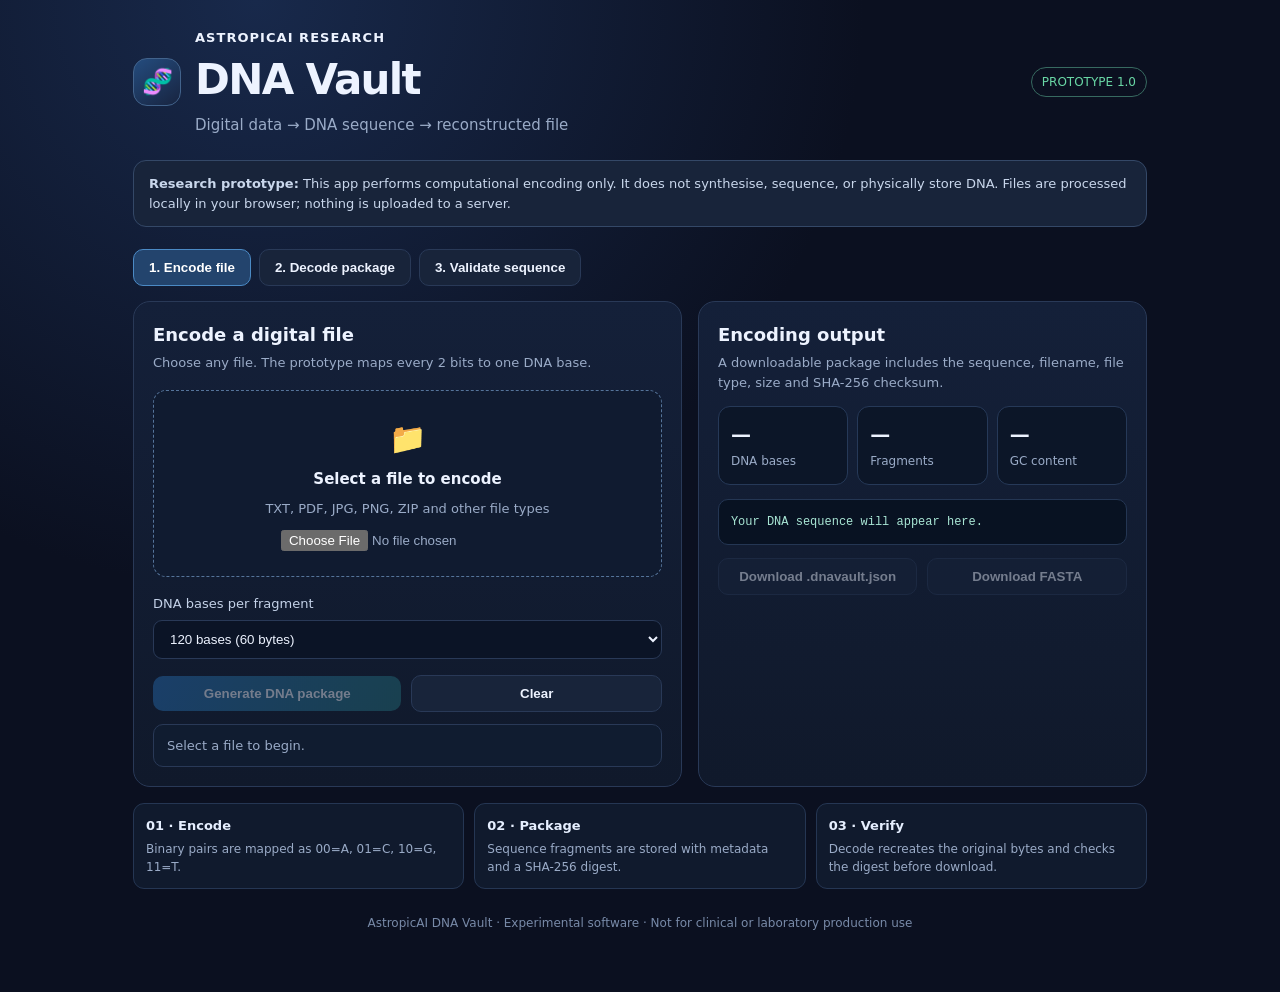
<file: dna-vault/index.html>
<!doctype html>
<html lang="en">
<head>
<meta charset="utf-8">
<meta name="viewport" content="width=device-width,initial-scale=1">
<meta name="theme-color" content="#10182b">
<title>AstropicAI DNA Vault — Research Prototype</title>
<style>
:root{color-scheme:dark;--bg:#0b1020;--panel:#121b30;--panel2:#17233c;--line:#293957;--text:#edf3ff;--muted:#9aabc7;--blue:#75b7ff;--cyan:#66e0d1;--green:#69d7a5;--red:#ff8585;--amber:#f3c978}
*{box-sizing:border-box}body{margin:0;background:radial-gradient(ellipse at 20% 0%,#18294b 0,transparent 42%),var(--bg);font:15px/1.5 system-ui,-apple-system,Segoe UI,Roboto,sans-serif;color:var(--text)}
.wrap{max-width:1050px;margin:auto;padding:28px 18px 60px}.top{display:flex;align-items:center;gap:14px;margin-bottom:24px}.logo{width:48px;height:48px;border-radius:14px;background:linear-gradient(145deg,#244c7e,#182440);display:grid;place-items:center;font-size:25px;border:1px solid #42638c}.eyebrow{font-size:11px;letter-spacing:.17em;color:var(--cyan);font-weight:700}.brand{font-weight:800;letter-spacing:.08em;font-size:13px}.title{font-size:clamp(27px,5vw,42px);font-weight:750;letter-spacing:-.04em;margin:0}.sub{color:var(--muted);margin-top:3px}.pill{margin-left:auto;border:1px solid #376a60;color:var(--green);border-radius:999px;padding:5px 10px;font-size:12px;white-space:nowrap}
.notice{background:#18243a;border:1px solid #344867;padding:13px 15px;border-radius:13px;color:#c9d7ec;margin:18px 0 22px;font-size:13px}
.tabs{display:flex;gap:8px;flex-wrap:wrap;margin:0 0 15px}.tab,button{border:1px solid var(--line);background:#18243a;color:var(--text);padding:10px 15px;border-radius:10px;font-weight:650;cursor:pointer}.tab[aria-selected=true]{background:#23446d;border-color:#4b8ac5;color:#fff}button.primary{background:linear-gradient(110deg,#276bb0,#236e79);border:0}button:disabled{opacity:.45;cursor:not-allowed}
.grid{display:grid;grid-template-columns:1.1fr .9fr;gap:16px}.card{background:linear-gradient(180deg,#142039,#10192b);border:1px solid var(--line);border-radius:17px;padding:19px;min-width:0}.card h2{font-size:18px;margin:0 0 5px}.muted{color:var(--muted);font-size:13px}.drop{border:1px dashed #55749a;background:#101b30;border-radius:13px;padding:25px 14px;text-align:center;margin:17px 0}.drop strong{display:block;margin:7px 0}.drop input{max-width:100%;margin-top:10px}input[type=file]{color:var(--muted)}.row{display:flex;gap:10px;flex-wrap:wrap;align-items:center}.row>*{flex:1}.field{width:100%;padding:10px 12px;background:#0b1426;border:1px solid var(--line);border-radius:9px;color:var(--text)}label{display:block;font-size:13px;color:#c4d2e8;margin:12px 0 6px}.stat{background:#0c1628;border:1px solid #263958;border-radius:12px;padding:12px}.stat b{font-size:20px;display:block}.stat span{font-size:12px;color:var(--muted)}.stats{display:grid;grid-template-columns:repeat(3,1fr);gap:9px;margin:14px 0}.sequence{font:12px/1.7 ui-monospace,SFMono-Regular,Consolas,monospace;word-break:break-all;white-space:pre-wrap;max-height:240px;overflow:auto;background:#081222;border:1px solid #243653;border-radius:10px;padding:12px;color:#a8e5d4}.status{margin-top:12px;padding:11px 13px;border-radius:10px;background:#101c30;border:1px solid var(--line);font-size:13px}.ok{color:var(--green)}.bad{color:var(--red)}.warn{color:var(--amber)}.hidden{display:none!important}.footer{color:#788aa8;font-size:12px;text-align:center;margin-top:25px}.how{display:grid;grid-template-columns:repeat(3,1fr);gap:10px;margin-top:16px}.how div{padding:12px;background:#101a2d;border:1px solid #253653;border-radius:11px;font-size:12px;color:var(--muted)}.how b{display:block;color:#e6efff;font-size:13px;margin-bottom:4px}
@media(max-width:760px){.grid{grid-template-columns:1fr}.pill{font-size:11px}.how{grid-template-columns:1fr}.stats{grid-template-columns:repeat(3,1fr)}.card{padding:15px}}
</style>
</head>
<body>
<div class="wrap">
  <header class="top">
    <div class="logo">🧬</div>
    <div><div class="brand">ASTROPICAI RESEARCH</div><h1 class="title">DNA Vault</h1><div class="sub">Digital data → DNA sequence → reconstructed file</div></div>
    <div class="pill">PROTOTYPE 1.0</div>
  </header>

  <div class="notice"><b>Research prototype:</b> This app performs computational encoding only. It does not synthesise, sequence, or physically store DNA. Files are processed locally in your browser; nothing is uploaded to a server.</div>

  <nav class="tabs" aria-label="DNA Vault tools">
    <button class="tab" data-tab="encode" aria-selected="true">1. Encode file</button>
    <button class="tab" data-tab="decode" aria-selected="false">2. Decode package</button>
    <button class="tab" data-tab="validate" aria-selected="false">3. Validate sequence</button>
  </nav>

  <section id="encode" class="panel">
    <div class="grid">
      <div class="card">
        <h2>Encode a digital file</h2><div class="muted">Choose any file. The prototype maps every 2 bits to one DNA base.</div>
        <div class="drop"><div style="font-size:30px">📁</div><strong>Select a file to encode</strong><span class="muted">TXT, PDF, JPG, PNG, ZIP and other file types</span><br><input id="fileInput" type="file"></div>
        <label for="chunkSize">DNA bases per fragment</label>
        <select id="chunkSize" class="field"><option value="120">120 bases (60 bytes)</option><option value="240">240 bases (120 bytes)</option><option value="600">600 bases (300 bytes)</option><option value="1200">1,200 bases (600 bytes)</option></select>
        <div class="row" style="margin-top:16px"><button id="encodeBtn" class="primary" disabled>Generate DNA package</button><button id="clearEncode">Clear</button></div>
        <div id="encodeStatus" class="status muted">Select a file to begin.</div>
      </div>
      <div class="card">
        <h2>Encoding output</h2><div class="muted">A downloadable package includes the sequence, filename, file type, size and SHA-256 checksum.</div>
        <div class="stats"><div class="stat"><b id="baseCount">—</b><span>DNA bases</span></div><div class="stat"><b id="fragCount">—</b><span>Fragments</span></div><div class="stat"><b id="gcCount">—</b><span>GC content</span></div></div>
        <div id="sequencePreview" class="sequence">Your DNA sequence will appear here.</div>
        <div class="row" style="margin-top:13px"><button id="downloadJson" disabled>Download .dnavault.json</button><button id="downloadFasta" disabled>Download FASTA</button></div>
        <div id="encodeMeta" class="muted" style="margin-top:12px;word-break:break-word"></div>
      </div>
    </div>
  </section>

  <section id="decode" class="panel hidden">
    <div class="grid">
      <div class="card">
        <h2>Decode a DNA Vault package</h2><div class="muted">Import a .dnavault.json package generated by the Encode tab.</div>
        <div class="drop"><div style="font-size:30px">🧾</div><strong>Choose DNA Vault package</strong><input id="packageInput" type="file" accept=".json,.dnavault.json,application/json"></div>
        <button id="decodeBtn" class="primary" disabled>Decode and verify file</button>
        <div id="decodeStatus" class="status muted">No package selected.</div>
      </div>
      <div class="card">
        <h2>Recovery result</h2>
        <div class="stats"><div class="stat"><b id="decodeSize">—</b><span>Recovered bytes</span></div><div class="stat"><b id="decodeHash">—</b><span>Checksum</span></div><div class="stat"><b id="decodeResult">—</b><span>Integrity</span></div></div>
        <div class="muted" id="decodeInfo">The recovered file will be offered for download after successful decoding.</div>
        <button id="downloadRecovered" class="primary" disabled style="margin-top:14px;width:100%">Download recovered file</button>
      </div>
    </div>
  </section>

  <section id="validate" class="panel hidden">
    <div class="grid">
      <div class="card">
        <h2>DNA sequence quality check</h2><div class="muted">Paste a DNA sequence (A, C, G, T). Whitespace and FASTA headers are ignored.</div>
        <label for="sequenceInput">DNA sequence</label>
        <textarea id="sequenceInput" class="field" rows="8" placeholder="ATCGGCTAACGTAGCT..."></textarea>
        <button id="validateBtn" class="primary" style="margin-top:13px">Analyse sequence</button>
        <div id="validateStatus" class="status muted">Waiting for a sequence.</div>
      </div>
      <div class="card">
        <h2>Quality metrics</h2>
        <div class="stats"><div class="stat"><b id="lengthMetric">—</b><span>Length (bases)</span></div><div class="stat"><b id="gcMetric">—</b><span>GC content</span></div><div class="stat"><b id="runMetric">—</b><span>Longest repeat</span></div></div>
        <div id="qualityNotes" class="muted">Typical screening flags include very high/low GC content and long runs of the same base. These are educational heuristics, not a guarantee of synthesis compatibility.</div>
      </div>
    </div>
  </section>

  <div class="how">
    <div><b>01 · Encode</b>Binary pairs are mapped as 00=A, 01=C, 10=G, 11=T.</div>
    <div><b>02 · Package</b>Sequence fragments are stored with metadata and a SHA-256 digest.</div>
    <div><b>03 · Verify</b>Decode recreates the original bytes and checks the digest before download.</div>
  </div>
  <div class="footer">AstropicAI DNA Vault · Experimental software · Not for clinical or laboratory production use</div>
</div>
<script>
(() => {
  "use strict";
  const $ = id => document.getElementById(id);
  const MAP = ["A","C","G","T"];
  let selectedFile = null, currentPackage = null, recoveredBlob = null, recoveredName = "recovered.bin";

  document.querySelectorAll(".tab").forEach(btn => btn.addEventListener("click", () => {
    document.querySelectorAll(".tab").forEach(b => b.setAttribute("aria-selected", String(b === btn)));
    document.querySelectorAll(".panel").forEach(p => p.classList.toggle("hidden", p.id !== btn.dataset.tab));
  }));
  const bytesToDNA = bytes => {
    let out = "";
    for (const b of bytes) out += MAP[(b >> 6) & 3] + MAP[(b >> 4) & 3] + MAP[(b >> 2) & 3] + MAP[b & 3];
    return out;
  };
  const dnaToBytes = seq => {
    if (!/^[ACGT]*$/.test(seq) || seq.length % 4 !== 0) throw new Error("Sequence must contain only A/C/G/T and have a length divisible by 4.");
    const out = new Uint8Array(seq.length / 4);
    for (let i=0,j=0;i<seq.length;i+=4,j++) {
      const a=MAP.indexOf(seq[i]), b=MAP.indexOf(seq[i+1]), c=MAP.indexOf(seq[i+2]), d=MAP.indexOf(seq[i+3]);
      out[j]=(a<<6)|(b<<4)|(c<<2)|d;
    }
    return out;
  };
  const sha256 = async bytes => {
    if (!globalThis.crypto?.subtle) throw new Error("SHA-256 requires a secure browser context. Open this page over HTTPS (for example, Netlify) and try again.");
    const digest = await crypto.subtle.digest("SHA-256", bytes);
    return [...new Uint8Array(digest)].map(x=>x.toString(16).padStart(2,"0")).join("");
  };
  const gcPercent = seq => seq.length ? (([...seq].filter(x=>x==="G"||x==="C").length/seq.length)*100) : 0;
  const longestRun = seq => {let best=0,run=0,last="";for(const c of seq){run=c===last?run+1:1;last=c;if(run>best)best=run;}return best;};
  const cleanDNA = s => s.toUpperCase().replace(/^>.*$/gm,"").replace(/[^ACGT]/g,"");
  const download = (blob,name) => {const url=URL.createObjectURL(blob);const a=document.createElement("a");a.href=url;a.download=name;document.body.appendChild(a);a.click();a.remove();setTimeout(()=>URL.revokeObjectURL(url),1500);};
  const setStatus = (id,msg,kind="muted") => {$(id).className="status "+kind;$(id).textContent=msg;};

  $("fileInput").addEventListener("change", e => {
    selectedFile=e.target.files[0]||null;
    $("encodeBtn").disabled=!selectedFile;
    setStatus("encodeStatus",selectedFile?`${selectedFile.name} selected · ${selectedFile.size.toLocaleString()} bytes`:"Select a file to begin.",selectedFile?"ok":"muted");
  });
  $("encodeBtn").addEventListener("click", async () => {
    if(!selectedFile)return;
    $("encodeBtn").disabled=true;setStatus("encodeStatus","Reading file and generating DNA sequence…");
    try {
      const bytes=new Uint8Array(await selectedFile.arrayBuffer());
      const sequence=bytesToDNA(bytes);
      const basesPerFragment=Number($("chunkSize").value);
      const fragments=[];
      for(let i=0;i<sequence.length;i+=basesPerFragment) fragments.push({index:fragments.length,sequence:sequence.slice(i,i+basesPerFragment)});
      const digest=await sha256(bytes);
      currentPackage={format:"AstropicAI-DNAVault",version:"1.0",encoding:"2-bit-base-map-v1",mapping:{"00":"A","01":"C","10":"G","11":"T"},file:{name:selectedFile.name,type:selectedFile.type||"application/octet-stream",size:bytes.length,sha256:digest},basesPerFragment,baseCount:sequence.length,fragmentCount:fragments.length,fragments};
      $("baseCount").textContent=sequence.length.toLocaleString();
      $("fragCount").textContent=fragments.length.toLocaleString();
      $("gcCount").textContent=gcPercent(sequence).toFixed(1)+"%";
      $("sequencePreview").textContent=sequence.slice(0,1200)+(sequence.length>1200?"\n… preview truncated; full sequence is in the package":"");
      $("encodeMeta").textContent=`File: ${selectedFile.name} · SHA-256: ${digest}`;
      $("downloadJson").disabled=false;$("downloadFasta").disabled=false;
      setStatus("encodeStatus","Encoding complete. Download the DNA package and FASTA sequence.","ok");
    } catch(err){setStatus("encodeStatus",err.message||String(err),"bad");}
    finally{$("encodeBtn").disabled=!selectedFile;}
  });
  $("downloadJson").addEventListener("click",()=>{if(currentPackage)download(new Blob([JSON.stringify(currentPackage,null,2)],{type:"application/json"}),selectedFile.name+".dnavault.json");});
  $("downloadFasta").addEventListener("click",()=>{if(!currentPackage)return;const fasta=currentPackage.fragments.map(f=>`>fragment_${String(f.index+1).padStart(6,"0")}\n${f.sequence}`).join("\n");download(new Blob([fasta+"\n"],{type:"text/plain"}),selectedFile.name+".fasta");});
  $("clearEncode").addEventListener("click",()=>{selectedFile=null;currentPackage=null;$("fileInput").value="";$("encodeBtn").disabled=true;$("downloadJson").disabled=true;$("downloadFasta").disabled=true;$("baseCount").textContent=$("fragCount").textContent=$("gcCount").textContent="—";$("sequencePreview").textContent="Your DNA sequence will appear here.";$("encodeMeta").textContent="";setStatus("encodeStatus","Select a file to begin.");});

  $("packageInput").addEventListener("change",e=>{$("decodeBtn").disabled=!(e.target.files&&e.target.files[0]);setStatus("decodeStatus",e.target.files[0]?`${e.target.files[0].name} selected.`:"No package selected.",e.target.files[0]?"ok":"muted");});
  $("decodeBtn").addEventListener("click",async()=>{
    const f=$("packageInput").files[0];if(!f)return;
    $("decodeBtn").disabled=true;recoveredBlob=null;$("downloadRecovered").disabled=true;setStatus("decodeStatus","Decoding and verifying package…");
    try{
      const pkg=JSON.parse(await f.text());
      if(pkg.format!=="AstropicAI-DNAVault"||pkg.version!=="1.0"||pkg.encoding!=="2-bit-base-map-v1")throw new Error("Unsupported DNA Vault package or version.");
      if(!Array.isArray(pkg.fragments)||!pkg.file||typeof pkg.file.sha256!=="string")throw new Error("Package is missing required metadata.");
      const sorted=[...pkg.fragments].sort((a,b)=>a.index-b.index);
      sorted.forEach((x,i)=>{if(x.index!==i||typeof x.sequence!=="string")throw new Error("Fragment indexes are missing, duplicated or out of order.");});
      const seq=sorted.map(x=>x.sequence).join("");
      const bytes=dnaToBytes(seq);
      if(bytes.length!==pkg.file.size)throw new Error("Decoded size does not match package metadata.");
      const digest=await sha256(bytes);
      const ok=digest===pkg.file.sha256;
      $("decodeSize").textContent=bytes.length.toLocaleString();
      $("decodeHash").textContent=digest.slice(0,10)+"…";
      $("decodeResult").textContent=ok?"PASS":"FAIL";
      $("decodeResult").className=ok?"ok":"bad";
      $("decodeInfo").textContent=`Original filename: ${pkg.file.name} · Expected SHA-256: ${pkg.file.sha256}`;
      if(!ok)throw new Error("Integrity check failed: SHA-256 does not match. The sequence or package may be corrupted.");
      recoveredName=pkg.file.name||"recovered.bin";recoveredBlob=new Blob([bytes],{type:pkg.file.type||"application/octet-stream"});$("downloadRecovered").disabled=false;
      setStatus("decodeStatus","Successful reconstruction. SHA-256 matches the original file.","ok");
    }catch(err){$("decodeResult").textContent="FAIL";$("decodeResult").className="bad";setStatus("decodeStatus",err.message||String(err),"bad");}
    finally{$("decodeBtn").disabled=false;}
  });
  $("downloadRecovered").addEventListener("click",()=>{if(recoveredBlob)download(recoveredBlob,recoveredName);});

  $("validateBtn").addEventListener("click",()=>{
    const raw=$("sequenceInput").value;const seq=cleanDNA(raw);
    if(!seq.length){setStatus("validateStatus","Enter a DNA sequence containing A, C, G or T.","bad");return;}
    const gc=gcPercent(seq),run=longestRun(seq),invalid=raw.toUpperCase().replace(/^>.*$/gm,"").replace(/[\sACGT]/g,"");
    $("lengthMetric").textContent=seq.length.toLocaleString();$("gcMetric").textContent=gc.toFixed(1)+"%";$("runMetric").textContent=run;
    const notes=[];
    if(invalid.length)notes.push("Non-DNA characters were ignored.");
    if(gc<40||gc>60)notes.push("GC content is outside the illustrative 40–60% screening band.");
    else notes.push("GC content is within the illustrative 40–60% screening band.");
    if(run>4)notes.push("Long homopolymer run detected (more than 4 identical bases).");
    else notes.push("No run longer than 4 identical bases detected.");
    notes.push("These are basic screening heuristics only; synthesis suitability depends on the provider and full sequence context.");
    $("qualityNotes").textContent=notes.join(" ");
    setStatus("validateStatus",`Analysis complete: ${seq.length.toLocaleString()} bases analysed.`,`ok`);
  });
})();
</script>
</body>
</html>
</file>
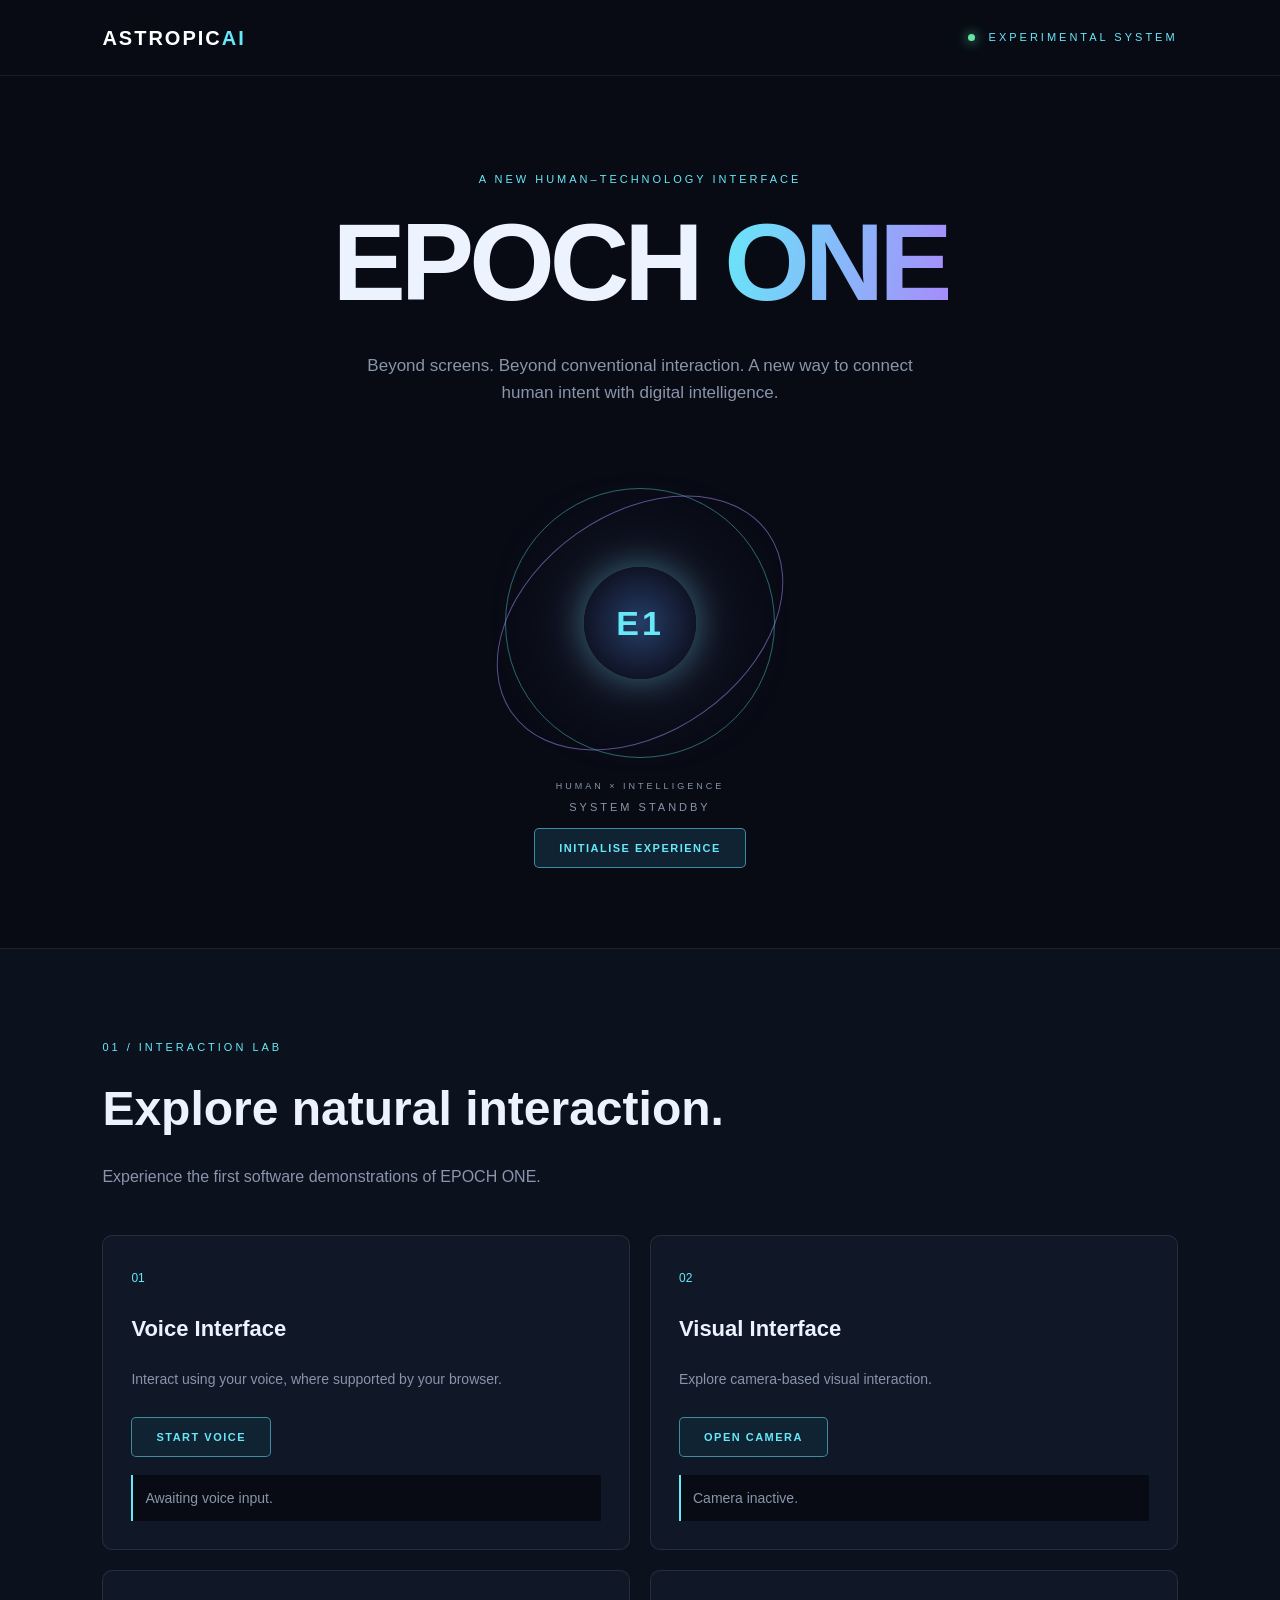
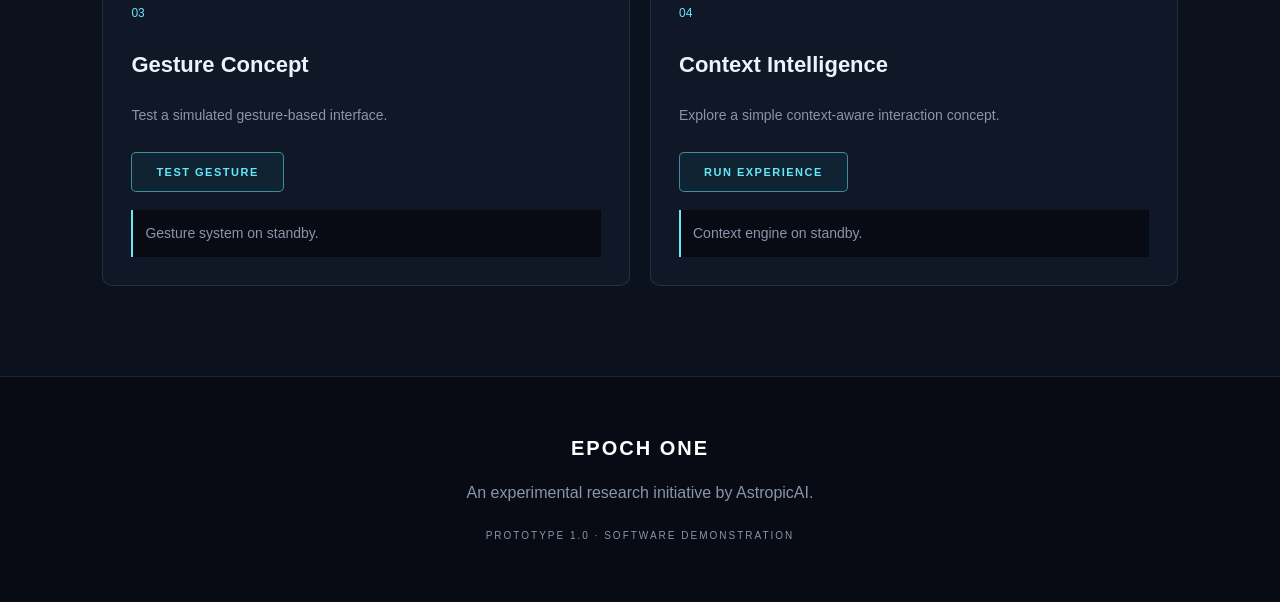
<file: epoch-one/index.html>
<!DOCTYPE html>
<html lang="en">
<head>
  <meta charset="UTF-8">
  <meta name="viewport" content="width=device-width, initial-scale=1.0">
  <meta name="theme-color" content="#080b14">
  <title>EPOCH ONE | AstropicAI</title>
  <link rel="stylesheet" href="style.css">
</head>
<body>
  <header>
    <a class="brand" href="./">ASTROPIC<span>AI</span></a>
    <span class="status"><i></i> EXPERIMENTAL SYSTEM</span>
  </header>

  <main>
    <section class="hero">
      <div class="eyebrow">A NEW HUMAN–TECHNOLOGY INTERFACE</div>
      <h1>EPOCH <span>ONE</span></h1>
      <p class="intro">
        Beyond screens. Beyond conventional interaction.
        A new way to connect human intent with digital intelligence.
      </p>

      <div class="orbital">
        <div class="orbit orbit-one"></div>
        <div class="orbit orbit-two"></div>
        <div class="core">
          <div class="core-inner">E1</div>
        </div>
        <span class="orbit-label">HUMAN × INTELLIGENCE</span>
      </div>

      <p class="system-state" id="systemState">SYSTEM STANDBY</p>
      <button id="activate">INITIALISE EXPERIENCE</button>
    </section>

    <section class="interaction">
      <div class="section-label">01 / INTERACTION LAB</div>
      <h2>Explore natural interaction.</h2>
      <p>Experience the first software demonstrations of EPOCH ONE.</p>

      <div class="modules">
        <article class="module">
          <span>01</span>
          <h3>Voice Interface</h3>
          <p>Interact using your voice, where supported by your browser.</p>
          <button id="voiceButton">START VOICE</button>
          <div class="output" id="voiceOutput">Awaiting voice input.</div>
        </article>

        <article class="module">
          <span>02</span>
          <h3>Visual Interface</h3>
          <p>Explore camera-based visual interaction.</p>
          <button id="cameraButton">OPEN CAMERA</button>
          <video id="camera" autoplay playsinline hidden></video>
          <div class="output" id="cameraOutput">Camera inactive.</div>
        </article>

        <article class="module">
          <span>03</span>
          <h3>Gesture Concept</h3>
          <p>Test a simulated gesture-based interface.</p>
          <button id="gestureButton">TEST GESTURE</button>
          <div class="output" id="gestureOutput">Gesture system on standby.</div>
        </article>

        <article class="module">
          <span>04</span>
          <h3>Context Intelligence</h3>
          <p>Explore a simple context-aware interaction concept.</p>
          <button id="contextButton">RUN EXPERIENCE</button>
          <div class="output" id="contextOutput">Context engine on standby.</div>
        </article>
      </div>
    </section>

    <footer>
      <div class="brand">EPOCH ONE</div>
      <p>An experimental research initiative by AstropicAI.</p>
      <small>PROTOTYPE 1.0 · SOFTWARE DEMONSTRATION</small>
    </footer>
  </main>

  <script src="app.js"></script>
</body>
</html>
</file>
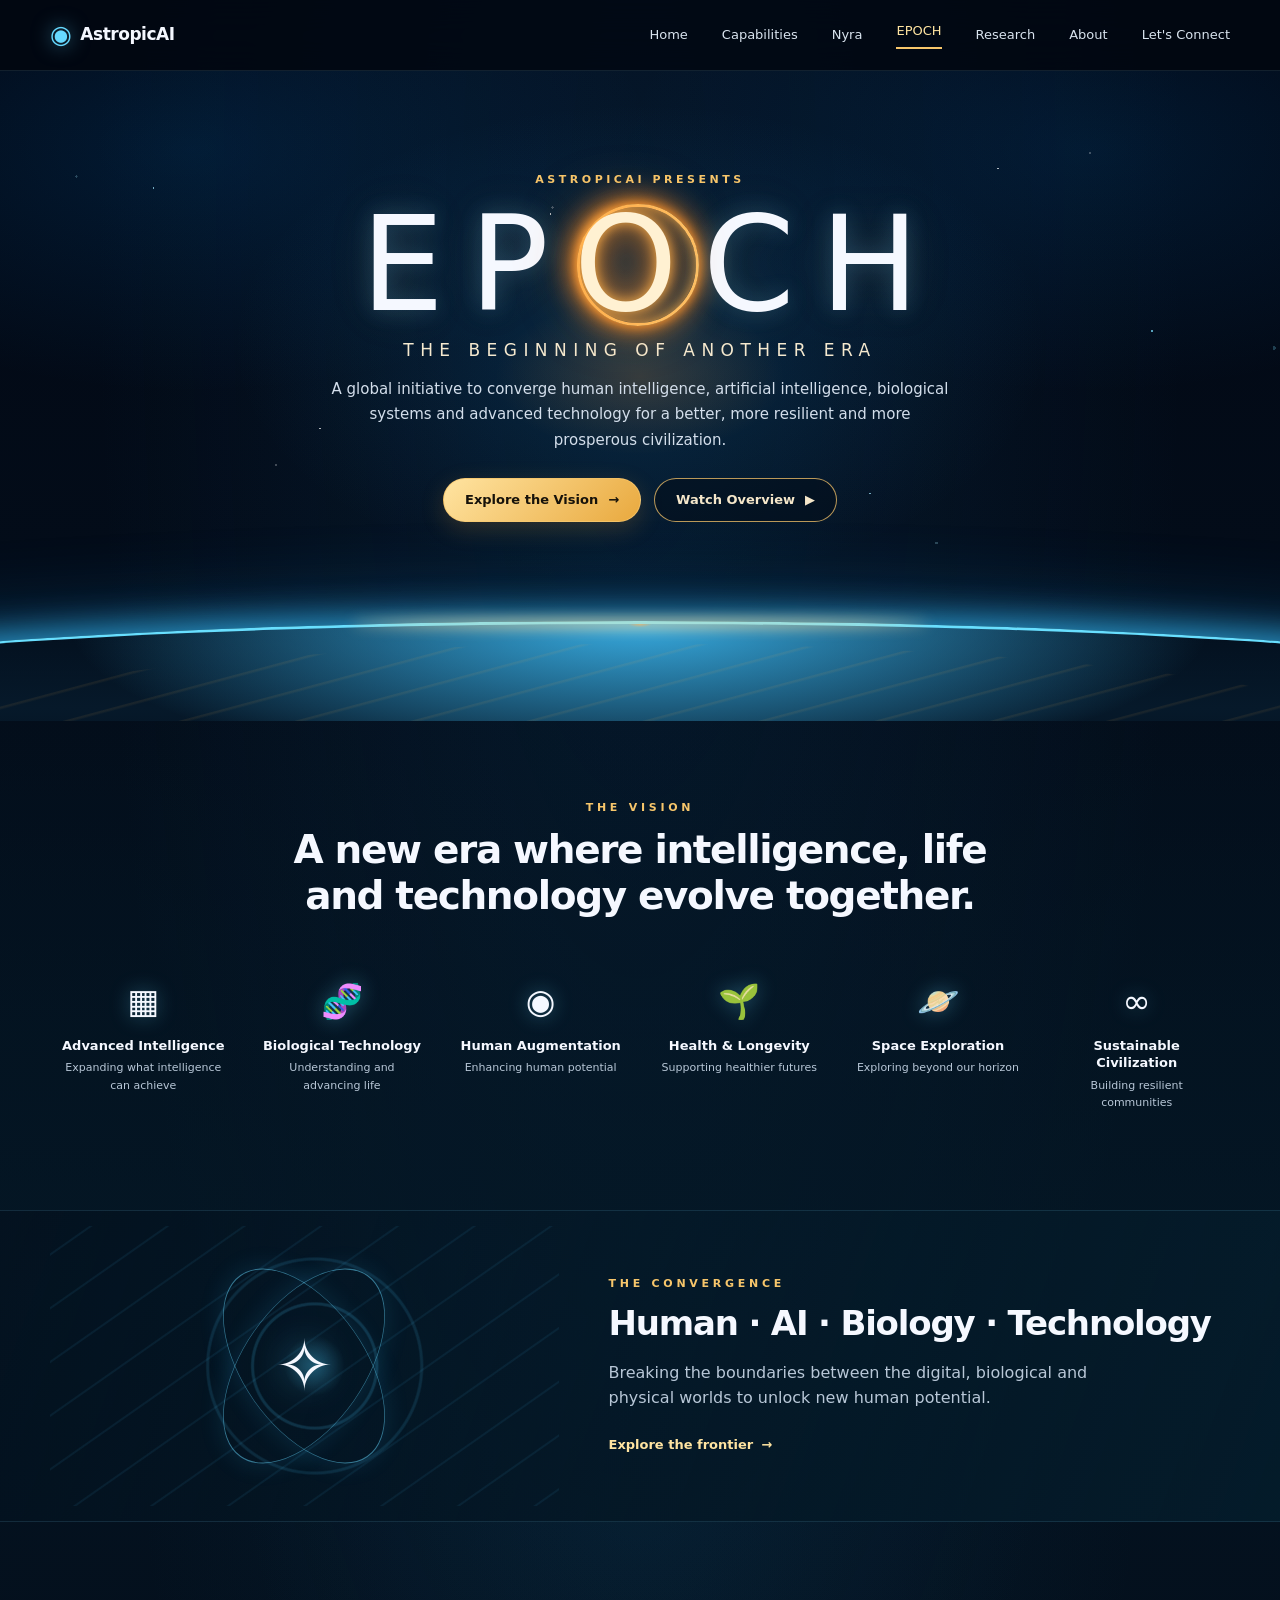
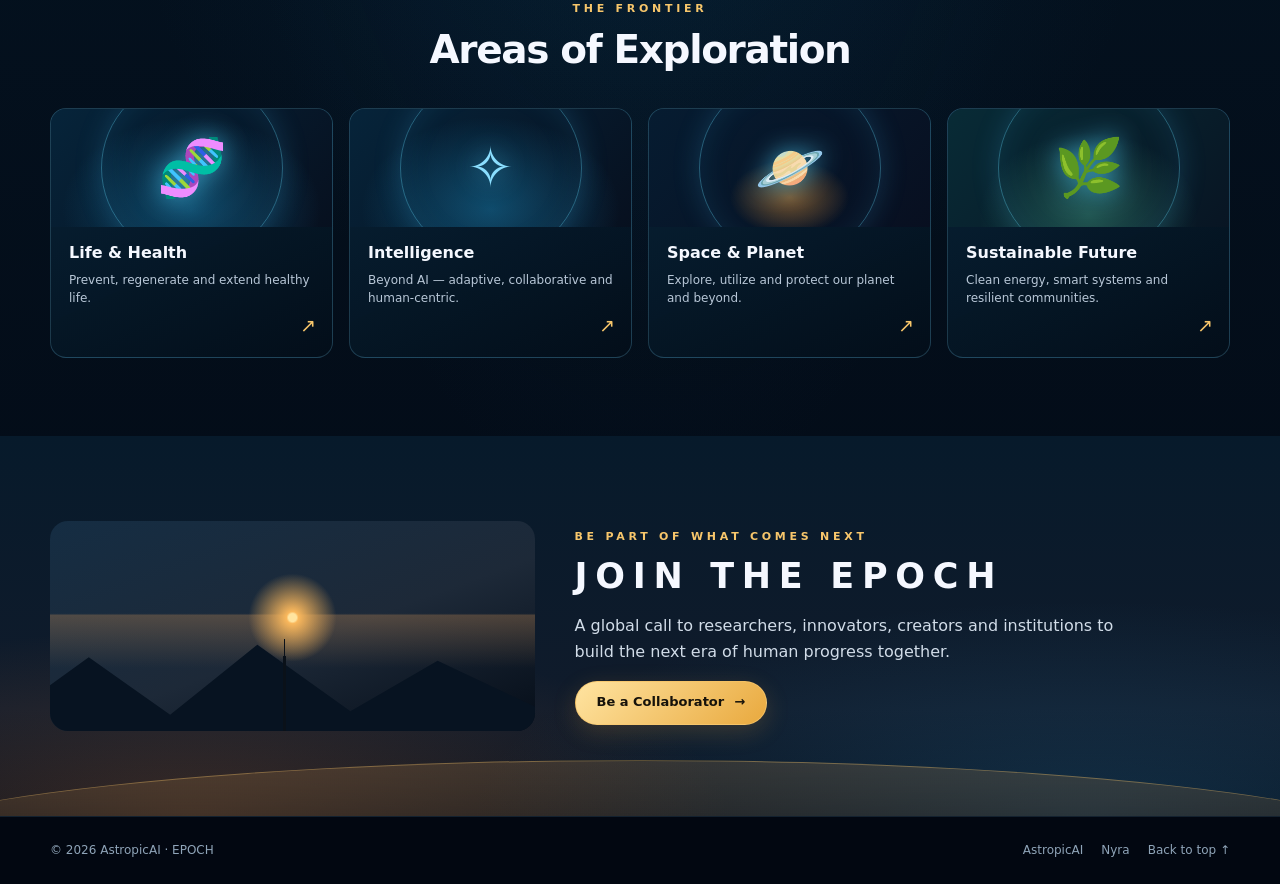
<file: epoch/index.html>
<!DOCTYPE html>
<html lang="en">
<head>
  <meta charset="UTF-8">
  <meta name="viewport" content="width=device-width, initial-scale=1.0">
  <meta name="theme-color" content="#050817">
  <meta name="description" content="EPOCH by AstropicAI — a global initiative exploring the convergence of human intelligence, artificial intelligence, biological systems and advanced technology.">
  <title>EPOCH | AstropicAI — The Beginning of Another Era</title>
  <style>
    :root {
      --bg: #030914;
      --panel: rgba(5, 20, 34, .84);
      --line: rgba(119, 204, 239, .22);
      --gold: #f7c66b;
      --gold-bright: #ffe4a1;
      --cyan: #66d9ff;
      --white: #f5f8ff;
      --muted: #b8c7d7;
      --max: 1180px;
    }
    * { box-sizing: border-box; }
    html { scroll-behavior: smooth; scroll-padding-top: 82px; background: var(--bg); }
    body {
      margin: 0; color: var(--white); background:
        radial-gradient(ellipse at 50% 8%, rgba(12, 64, 103, .26), transparent 34rem),
        linear-gradient(180deg, #020713, #041321 52%, #030914);
      font-family: Inter, ui-sans-serif, system-ui, -apple-system, BlinkMacSystemFont, "Segoe UI", sans-serif;
      line-height: 1.6; overflow-x: hidden;
    }
    a { color: inherit; text-decoration: none; }
    button { font: inherit; }
    .wrap { width: min(var(--max), calc(100% - 44px)); margin-inline: auto; }
    .topbar {
      position: sticky; top: 0; z-index: 20; backdrop-filter: blur(18px);
      background: rgba(2, 8, 18, .82); border-bottom: 1px solid rgba(128, 198, 232, .13);
    }
    .nav { min-height: 70px; display: flex; align-items: center; justify-content: space-between; gap: 24px; }
    .brand { display: inline-flex; align-items: center; gap: 9px; font-weight: 750; letter-spacing: -.03em; white-space: nowrap; }
    .brand-mark { color: var(--cyan); font-size: 25px; filter: drop-shadow(0 0 10px rgba(102,217,255,.5)); }
    .brand span:last-child { font-size: 17px; }
    .navlinks { display: flex; align-items: center; gap: clamp(15px, 2.7vw, 34px); color: #d9e4ef; font-size: 13px; }
    .navlinks a { transition: color .2s ease; }
    .navlinks a:hover, .navlinks a.active { color: var(--gold-bright); }
    .navlinks a.active::after { content: ""; display: block; height: 2px; margin-top: 5px; background: var(--gold); }
    .menu-btn { display: none; border: 1px solid var(--line); color: white; background: #071726; border-radius: 10px; padding: 8px 12px; }
    .hero {
      min-height: 650px; position: relative; isolation: isolate; display: grid; place-items: center;
      overflow: hidden; text-align: center; padding: 76px 0 0;
      background:
        radial-gradient(ellipse at 50% 47%, rgba(255, 153, 44, .19), transparent 16%),
        radial-gradient(ellipse at 50% 42%, rgba(25, 130, 200, .17), transparent 45%),
        radial-gradient(ellipse at 15% 12%, rgba(0, 108, 190, .18), transparent 30%),
        radial-gradient(ellipse at 85% 12%, rgba(0, 108, 190, .16), transparent 30%);
    }
    .stars, .stars::before, .stars::after {
      position: absolute; inset: 0; pointer-events: none; content: "";
      background-image: radial-gradient(1px 1px at 12% 18%, #a6eaff 98%, transparent),
        radial-gradient(1px 1px at 78% 15%, #fff 98%, transparent),
        radial-gradient(1.5px 1.5px at 90% 40%, #7adfff 98%, transparent),
        radial-gradient(1px 1px at 25% 55%, #fff 98%, transparent),
        radial-gradient(1px 1px at 68% 65%, #a6eaff 98%, transparent),
        radial-gradient(1px 1px at 43% 22%, #fff 98%, transparent);
      opacity: .7;
    }
    .stars::before { transform: translate(20px, 30px) scale(1.2); opacity: .35; }
    .hero-inner { width: min(900px, calc(100% - 36px)); position: relative; z-index: 2; padding-bottom: 175px; }
    .eyebrow { color: var(--gold); text-transform: uppercase; letter-spacing: .32em; font-size: 11px; font-weight: 700; }
    .epoch-word {
      margin: 12px 0 0; font-size: clamp(62px, 12vw, 132px); line-height: .96; font-weight: 300;
      letter-spacing: .19em; padding-left: .19em;
      text-shadow: 0 0 22px rgba(126, 217, 255, .22), 0 0 48px rgba(255, 181, 74, .13);
    }
    .epoch-word .o {
      display: inline-block; position: relative; color: #fff1d2;
      text-shadow: 0 0 13px #ffb34c, 0 0 30px #ff8c26, 0 0 60px rgba(255,139,32,.8);
    }
    .epoch-word .o::before {
      content: ""; position: absolute; width: .88em; height: .88em; border-radius: 50%;
      left: 50%; top: 51%; transform: translate(-50%,-50%);
      border: 3px solid #ffc56a; box-shadow: 0 0 12px #ff9c34, 0 0 32px #ff8c26, inset 0 0 15px #ffb34c;
      z-index: -1;
    }
    .tagline { margin: 10px 0 12px; font-size: clamp(11px, 2vw, 17px); letter-spacing: .38em; color: #f5e9cf; }
    .hero-copy { max-width: 620px; margin: 0 auto; color: #d3deeb; font-size: 15px; line-height: 1.7; }
    .actions { display: flex; justify-content: center; flex-wrap: wrap; gap: 13px; margin-top: 25px; }
    .btn {
      display: inline-flex; align-items: center; justify-content: center; gap: 10px; min-height: 44px;
      padding: 10px 21px; border-radius: 999px; border: 1px solid rgba(247,198,107,.75);
      color: #16120a; font-size: 13px; font-weight: 750; background: linear-gradient(135deg, #ffe4a1, #e9a93e);
      box-shadow: 0 7px 24px rgba(225, 157, 56, .2); transition: transform .2s, box-shadow .2s;
    }
    .btn:hover { transform: translateY(-2px); box-shadow: 0 10px 30px rgba(225,157,56,.32); }
    .btn.ghost { background: rgba(4,15,28,.62); color: #f5e7ca; box-shadow: none; }
    .earth {
      position: absolute; z-index: 1; width: 150%; height: 265px; left: -25%; bottom: -165px;
      border-radius: 50% 50% 0 0 / 30% 30% 0 0;
      background:
        radial-gradient(ellipse at 50% 0%, rgba(255,206,113,.95) 0, rgba(255,148,43,.55) 2px, transparent 12px),
        radial-gradient(ellipse at 50% 0%, rgba(64,196,255,.85), transparent 42%),
        linear-gradient(180deg, rgba(4,37,64,.1), #06192a 32%, #020916 80%);
      border-top: 3px solid #68dfff; box-shadow: 0 -7px 35px rgba(57,196,255,.72), 0 -25px 75px rgba(28,143,222,.22);
    }
    .earth::before { content:""; position:absolute; left:35%; right:35%; top:-4px; height:7px; border-radius:50%; background:#ffe0a0; filter:blur(7px); }
    .earth::after { content:""; position:absolute; inset:20px 8% 0; border-radius:50% 50% 0 0; opacity:.42;
      background: repeating-linear-gradient(165deg, transparent 0 13px, rgba(255,179,74,.18) 14px 15px, transparent 17px 30px); }
    section { position: relative; }
    .section { padding: 78px 0; }
    .section-head { text-align: center; max-width: 760px; margin: 0 auto 34px; }
    .section-kicker { color: var(--gold); letter-spacing: .34em; font-size: 11px; font-weight: 750; text-transform: uppercase; }
    h2 { font-size: clamp(26px, 4vw, 39px); line-height: 1.2; margin: 10px 0 12px; letter-spacing: -.035em; }
    .section-head p { color: var(--muted); margin: 0; }
    .vision { background: linear-gradient(180deg, rgba(3,14,26,.1), rgba(4,23,37,.7)); }
    .pillars { display: grid; grid-template-columns: repeat(6, 1fr); gap: 12px; }
    .pillar { text-align: center; padding: 19px 10px; border: 1px solid transparent; border-radius: 15px; transition: .25s; }
    .pillar:hover { border-color: var(--line); background: rgba(10,38,57,.55); transform: translateY(-4px); }
    .pillar-icon { font-size: 34px; display: block; margin-bottom: 8px; filter: drop-shadow(0 0 10px rgba(102,217,255,.35)); }
    .pillar strong { display: block; font-size: 13px; line-height: 1.35; }
    .pillar small { display: block; color: var(--muted); font-size: 11px; margin-top: 5px; }
    .convergence { padding: 0; background: linear-gradient(110deg, rgba(2,17,30,.35), rgba(4,28,43,.9)); border-block: 1px solid rgba(111,197,232,.14); }
    .convergence-grid { display: grid; grid-template-columns: .9fr 1.1fr; align-items: center; min-height: 310px; gap: 50px; }
    .network-art { min-height: 280px; position: relative; overflow: hidden; background:
      radial-gradient(circle at 52% 50%, rgba(75,208,255,.28), transparent 10%),
      radial-gradient(circle at 52% 50%, transparent 0 20%, rgba(72,202,255,.16) 20.5% 21%, transparent 21.5%),
      radial-gradient(circle at 52% 50%, transparent 0 35%, rgba(72,202,255,.12) 35.5% 36%, transparent 36.5%),
      repeating-linear-gradient(145deg, transparent 0 22px, rgba(55,166,217,.09) 23px 24px, transparent 25px 44px);
    }
    .network-art::before, .network-art::after { content:""; position:absolute; width:220px; height:220px; border:1px solid rgba(102,217,255,.5); border-radius:50%; left:50%; top:50%; transform:translate(-50%,-50%) rotate(35deg) scaleX(.55); box-shadow:0 0 35px rgba(57,193,255,.14); }
    .network-art::after { transform:translate(-50%,-50%) rotate(-35deg) scaleX(.55); }
    .network-core { position:absolute; left:50%; top:50%; transform:translate(-50%,-50%); font-size:70px; filter:drop-shadow(0 0 18px rgba(83,212,255,.8)); }
    .convergence-copy { padding: 48px 0; }
    .convergence-copy h2 { font-size: clamp(25px, 3vw, 34px); }
    .convergence-copy p { color: var(--muted); max-width: 520px; }
    .text-link { color: var(--gold-bright); font-size: 13px; font-weight: 700; display: inline-flex; gap: 8px; margin-top: 8px; }
    .frontier { background: radial-gradient(ellipse at 50% 0, rgba(15,76,110,.17), transparent 55%); }
    .cards { display: grid; grid-template-columns: repeat(4, 1fr); gap: 16px; }
    .card { min-height: 250px; position: relative; overflow: hidden; border: 1px solid var(--line); border-radius: 16px; padding: 0 18px 19px;
      background: linear-gradient(155deg, rgba(8,37,57,.95), rgba(3,14,26,.98)); transition: transform .25s, border-color .25s; }
    .card:hover { transform: translateY(-6px); border-color: rgba(247,198,107,.65); }
    .card-art { height: 118px; margin: 0 -18px 13px; display:grid; place-items:center; overflow:hidden; position:relative;
      background: radial-gradient(ellipse at 50% 85%, rgba(31,166,225,.36), transparent 65%), linear-gradient(135deg,#06243a,#07101f); }
    .card-art::before { content:""; position:absolute; width:180px; height:180px; border:1px solid rgba(99,218,255,.36); border-radius:50%; box-shadow:0 0 28px rgba(72,195,255,.18), inset 0 0 30px rgba(72,195,255,.1); }
    .card-art span { position:relative; z-index:1; font-size:56px; filter:drop-shadow(0 0 13px rgba(83,213,255,.7)); }
    .card:nth-child(2) .card-art span { color:#8bdfff; }
    .card:nth-child(3) .card-art { background: radial-gradient(ellipse at 50% 75%, rgba(255,163,57,.45), transparent 30%), linear-gradient(135deg,#061c31,#080f20); }
    .card:nth-child(4) .card-art { background: radial-gradient(ellipse at 50% 90%, rgba(80,191,155,.35), transparent 55%), linear-gradient(135deg,#082b36,#081523); }
    .card h3 { margin: 0 0 5px; font-size: 16px; }
    .card p { margin: 0; color: var(--muted); font-size: 12px; line-height: 1.55; }
    .card .arrow { position:absolute; right:16px; bottom:17px; color:var(--gold); font-size:19px; }
    .join { padding: 85px 0; overflow:hidden; background:
      radial-gradient(ellipse at 15% 100%, rgba(196,111,54,.25), transparent 35%),
      radial-gradient(ellipse at 85% 100%, rgba(39,115,159,.28), transparent 40%),
      linear-gradient(180deg, #071a2b, #101b2b 72%, #07101d); }
    .join::before { content:""; position:absolute; width:130%; height:220px; left:-15%; bottom:-165px; border-radius:50% 50% 0 0; background:linear-gradient(180deg,rgba(249,178,91,.16),rgba(5,13,25,.9)); border-top:1px solid rgba(247,198,107,.35); }
    .join-grid { display:grid; grid-template-columns: .85fr 1.15fr; align-items:center; gap:40px; position:relative; z-index:1; }
    .horizon-art { height:210px; border-radius:18px; position:relative; overflow:hidden; background:
      radial-gradient(circle at 50% 46%, #ffe4a0 0 4px, #f9b75c 6px, transparent 44px),
      linear-gradient(180deg, transparent 44%, rgba(243,167,93,.25) 45%, transparent 70%),
      linear-gradient(160deg, #152d43, #1d2938 55%, #050d18); }
    .horizon-art::before { content:""; position:absolute; bottom:-70px; left:-10%; width:120%; height:180px; background:#071321; clip-path:polygon(0 55%,15% 20%,29% 52%,44% 13%,60% 50%,75% 22%,100% 60%,100% 100%,0 100%); }
    .horizon-art::after { content:""; position:absolute; bottom:0; left:48%; width:3px; height:75px; background:#0a1119; box-shadow:0 -18px 0 -1px #0a1119; }
    .join-copy h2 { letter-spacing:.22em; font-size:clamp(24px,4vw,35px); }
    .join-copy p { color:#d1dce8; max-width:560px; }
    footer { border-top:1px solid rgba(120,190,225,.14); padding:24px 0; color:#8fa4b8; font-size:12px; background:#020711; }
    .footer-inner { display:flex; justify-content:space-between; align-items:center; gap:18px; flex-wrap:wrap; }
    .footer-links { display:flex; gap:18px; flex-wrap:wrap; }
    .footer-links a:hover { color:var(--gold-bright); }
    .modal { position:fixed; inset:0; z-index:40; display:none; place-items:center; padding:20px; background:rgba(0,5,13,.82); backdrop-filter:blur(10px); }
    .modal.open { display:grid; }
    .modal-panel { width:min(560px,100%); padding:30px; border:1px solid rgba(247,198,107,.45); border-radius:18px; background:linear-gradient(145deg,#0b2438,#050c18); box-shadow:0 20px 80px rgba(0,0,0,.5); }
    .modal-panel h3 { margin:0 0 10px; color:var(--gold-bright); }
    .modal-panel p { color:var(--muted); }
    .close-modal { float:right; border:1px solid var(--line); border-radius:50%; width:34px; height:34px; color:white; background:transparent; cursor:pointer; }
    .reveal { opacity:0; transform:translateY(18px); transition:opacity .7s ease, transform .7s ease; }
    .reveal.visible { opacity:1; transform:none; }
    :focus-visible { outline:2px solid var(--gold); outline-offset:4px; }
    @media (max-width: 850px) {
      .navlinks { gap:14px; font-size:12px; }
      .pillars { grid-template-columns: repeat(3, 1fr); }
      .cards { grid-template-columns: repeat(2, 1fr); }
      .convergence-grid { gap:25px; }
    }
    @media (max-width: 640px) {
      .wrap { width:min(100% - 30px, var(--max)); }
      .nav { min-height:62px; }
      .menu-btn { display:inline-flex; align-items:center; }
      .navlinks { display:none; position:absolute; top:62px; left:0; right:0; padding:16px 22px 20px; background:rgba(2,8,18,.97); border-bottom:1px solid var(--line); flex-direction:column; align-items:stretch; gap:0; }
      .navlinks.open { display:flex; }
      .navlinks a { padding:11px 0; border-bottom:1px solid rgba(120,190,225,.1); }
      .navlinks a.active::after { display:none; }
      .hero { min-height:570px; padding-top:65px; }
      .hero-inner { padding-bottom:145px; }
      .epoch-word { letter-spacing:.11em; padding-left:.11em; }
      .tagline { letter-spacing:.22em; }
      .hero-copy { font-size:13px; }
      .earth { height:220px; bottom:-145px; }
      .section { padding:62px 0; }
      .pillars { grid-template-columns: repeat(2, 1fr); gap:5px; }
      .pillar { padding:14px 7px; }
      .convergence-grid, .join-grid { grid-template-columns:1fr; gap:12px; }
      .network-art { min-height:190px; }
      .convergence-copy { padding:10px 0 45px; }
      .cards { grid-template-columns:1fr 1fr; gap:10px; }
      .card { min-height:230px; padding:0 12px 16px; }
      .card-art { margin-inline:-12px; height:100px; }
      .card-art span { font-size:46px; }
      .card h3 { font-size:14px; }
      .card p { font-size:11px; }
      .join { padding:62px 0; }
      .horizon-art { height:160px; }
      .footer-inner { justify-content:center; text-align:center; }
    }
    @media (max-width: 380px) {
      .cards { grid-template-columns:1fr; }
      .card { min-height:215px; }
      .card-art { height:115px; }
      .epoch-word { font-size:56px; }
    }
    @media (prefers-reduced-motion: reduce) {
      html { scroll-behavior:auto; }
      *, *::before, *::after { transition:none !important; animation:none !important; }
      .reveal { opacity:1; transform:none; }
    }
  </style>
</head>
<body>
  <header class="topbar">
    <div class="wrap nav">
      <a class="brand" href="#home" aria-label="AstropicAI EPOCH home"><span class="brand-mark">◉</span><span>AstropicAI</span></a>
      <button class="menu-btn" id="menuBtn" aria-expanded="false" aria-controls="navlinks">Menu ☰</button>
      <nav class="navlinks" id="navlinks" aria-label="Main navigation">
        <a href="https://astropicai.com/">Home</a>
        <a href="#vision">Capabilities</a>
        <a href="https://astropicai.com/nyra/">Nyra</a>
        <a class="active" href="#home" aria-current="page">EPOCH</a>
        <a href="#frontier">Research</a>
        <a href="#convergence">About</a>
        <a href="#join">Let's Connect</a>
      </nav>
    </div>
  </header>

  <main>
    <section class="hero" id="home">
      <div class="stars"></div>
      <div class="hero-inner">
        <div class="eyebrow">AstropicAI presents</div>
        <h1 class="epoch-word" aria-label="EPOCH">EP<span class="o">O</span>CH</h1>
        <p class="tagline">THE BEGINNING OF ANOTHER ERA</p>
        <p class="hero-copy">A global initiative to converge human intelligence, artificial intelligence, biological systems and advanced technology for a better, more resilient and more prosperous civilization.</p>
        <div class="actions">
          <a class="btn" href="#vision">Explore the Vision <span aria-hidden="true">→</span></a>
          <button class="btn ghost" id="watchBtn" type="button">Watch Overview <span aria-hidden="true">▶</span></button>
        </div>
      </div>
      <div class="earth" aria-hidden="true"></div>
    </section>

    <section class="section vision" id="vision">
      <div class="wrap">
        <div class="section-head reveal">
          <div class="section-kicker">The Vision</div>
          <h2>A new era where intelligence, life and technology evolve together.</h2>
        </div>
        <div class="pillars">
          <article class="pillar reveal"><span class="pillar-icon">▦</span><strong>Advanced Intelligence</strong><small>Expanding what intelligence can achieve</small></article>
          <article class="pillar reveal"><span class="pillar-icon">🧬</span><strong>Biological Technology</strong><small>Understanding and advancing life</small></article>
          <article class="pillar reveal"><span class="pillar-icon">◉</span><strong>Human Augmentation</strong><small>Enhancing human potential</small></article>
          <article class="pillar reveal"><span class="pillar-icon">🌱</span><strong>Health &amp; Longevity</strong><small>Supporting healthier futures</small></article>
          <article class="pillar reveal"><span class="pillar-icon">🪐</span><strong>Space Exploration</strong><small>Exploring beyond our horizon</small></article>
          <article class="pillar reveal"><span class="pillar-icon">∞</span><strong>Sustainable Civilization</strong><small>Building resilient communities</small></article>
        </div>
      </div>
    </section>

    <section class="convergence" id="convergence">
      <div class="wrap convergence-grid">
        <div class="network-art reveal" aria-hidden="true"><div class="network-core">✧</div></div>
        <div class="convergence-copy reveal">
          <div class="section-kicker">The Convergence</div>
          <h2>Human · AI · Biology · Technology</h2>
          <p>Breaking the boundaries between the digital, biological and physical worlds to unlock new human potential.</p>
          <a class="text-link" href="#frontier">Explore the frontier <span aria-hidden="true">→</span></a>
        </div>
      </div>
    </section>

    <section class="section frontier" id="frontier">
      <div class="wrap">
        <div class="section-head reveal">
          <div class="section-kicker">The Frontier</div>
          <h2>Areas of Exploration</h2>
        </div>
        <div class="cards">
          <a class="card reveal" href="#life-health">
            <div class="card-art"><span>🧬</span></div><h3>Life &amp; Health</h3>
            <p>Prevent, regenerate and extend healthy life.</p><span class="arrow" aria-hidden="true">↗</span>
          </a>
          <a class="card reveal" href="#intelligence">
            <div class="card-art"><span>✧</span></div><h3>Intelligence</h3>
            <p>Beyond AI — adaptive, collaborative and human-centric.</p><span class="arrow" aria-hidden="true">↗</span>
          </a>
          <a class="card reveal" href="#space-planet">
            <div class="card-art"><span>🪐</span></div><h3>Space &amp; Planet</h3>
            <p>Explore, utilize and protect our planet and beyond.</p><span class="arrow" aria-hidden="true">↗</span>
          </a>
          <a class="card reveal" href="#sustainable-future">
            <div class="card-art"><span>🌿</span></div><h3>Sustainable Future</h3>
            <p>Clean energy, smart systems and resilient communities.</p><span class="arrow" aria-hidden="true">↗</span>
          </a>
        </div>
        <div class="sr-only-details" style="position:absolute;left:-9999px" aria-hidden="true">
          <span id="life-health">Life and Health</span><span id="intelligence">Intelligence</span><span id="space-planet">Space and Planet</span><span id="sustainable-future">Sustainable Future</span>
        </div>
      </div>
    </section>

    <section class="join" id="join">
      <div class="wrap join-grid">
        <div class="horizon-art reveal" aria-hidden="true"></div>
        <div class="join-copy reveal">
          <div class="section-kicker">Be part of what comes next</div>
          <h2>JOIN THE EPOCH</h2>
          <p>A global call to researchers, innovators, creators and institutions to build the next era of human progress together.</p>
          <a class="btn" href="https://astropicai.com/#contact">Be a Collaborator <span aria-hidden="true">→</span></a>
        </div>
      </div>
    </section>
  </main>

  <footer>
    <div class="wrap footer-inner">
      <span>© <span id="year"></span> AstropicAI · EPOCH</span>
      <div class="footer-links"><a href="https://astropicai.com/">AstropicAI</a><a href="https://astropicai.com/nyra/">Nyra</a><a href="#home">Back to top ↑</a></div>
    </div>
  </footer>

  <div class="modal" id="overviewModal" role="dialog" aria-modal="true" aria-labelledby="overviewTitle">
    <div class="modal-panel">
      <button class="close-modal" id="closeModal" aria-label="Close overview">×</button>
      <h3 id="overviewTitle">The EPOCH vision</h3>
      <p>EPOCH is a global initiative to bring human intelligence, artificial intelligence, biological systems and advanced technology into conversation — exploring new possibilities for health, intelligence, space and a sustainable future.</p>
      <p>This overview panel is ready for a future film or presentation when that media is available.</p>
      <button class="btn ghost" id="closeModalAlt" type="button">Close</button>
    </div>
  </div>

  <script>
    const menuBtn = document.getElementById('menuBtn');
    const navlinks = document.getElementById('navlinks');
    menuBtn.addEventListener('click', () => {
      const opened = navlinks.classList.toggle('open');
      menuBtn.setAttribute('aria-expanded', String(opened));
    });
    navlinks.querySelectorAll('a').forEach(link => link.addEventListener('click', () => {
      navlinks.classList.remove('open');
      menuBtn.setAttribute('aria-expanded', 'false');
    }));
    const modal = document.getElementById('overviewModal');
    const closeModal = () => modal.classList.remove('open');
    document.getElementById('watchBtn').addEventListener('click', () => modal.classList.add('open'));
    document.getElementById('closeModal').addEventListener('click', closeModal);
    document.getElementById('closeModalAlt').addEventListener('click', closeModal);
    modal.addEventListener('click', event => { if (event.target === modal) closeModal(); });
    document.addEventListener('keydown', event => { if (event.key === 'Escape') closeModal(); });
    document.getElementById('year').textContent = new Date().getFullYear();
    const observer = new IntersectionObserver(entries => {
      entries.forEach(entry => {
        if (entry.isIntersecting) {
          entry.target.classList.add('visible');
          observer.unobserve(entry.target);
        }
      });
    }, { threshold: .12 });
    document.querySelectorAll('.reveal').forEach(el => observer.observe(el));
  </script>
</body>
</html>
</file>
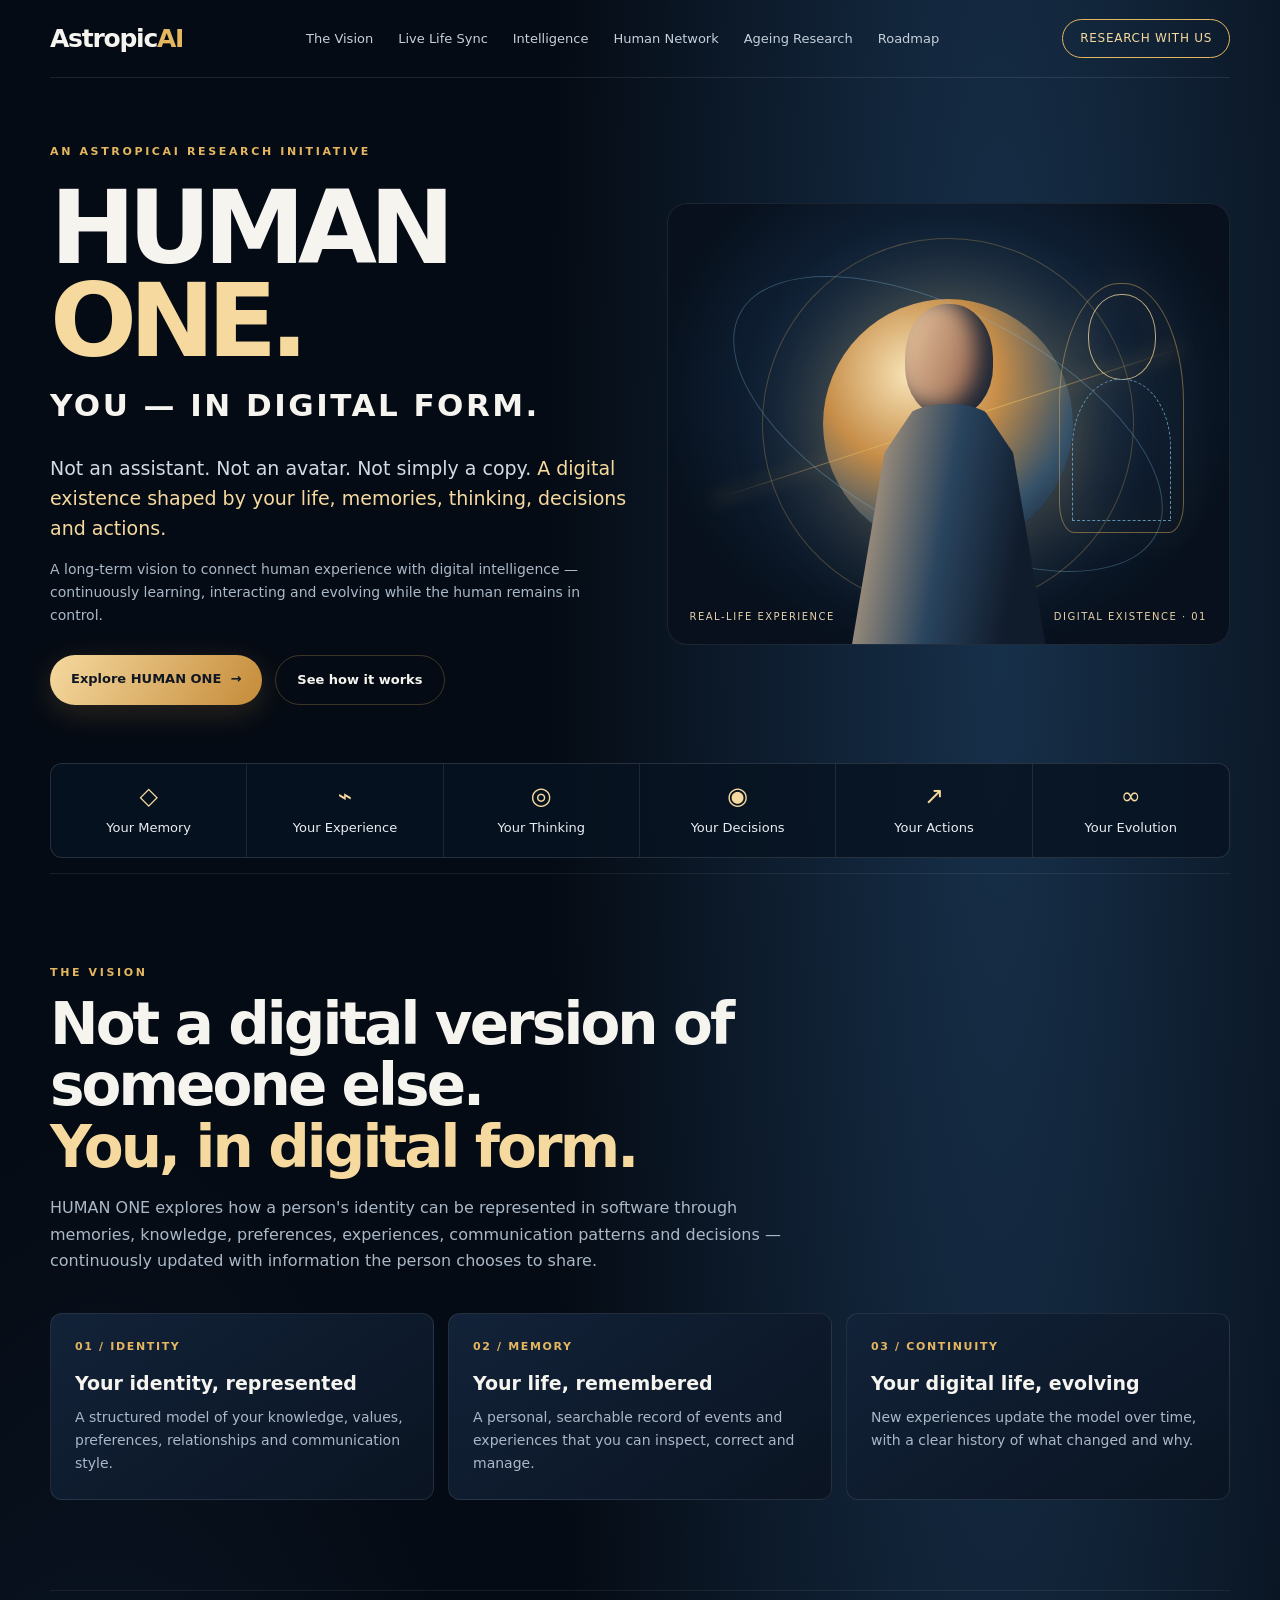
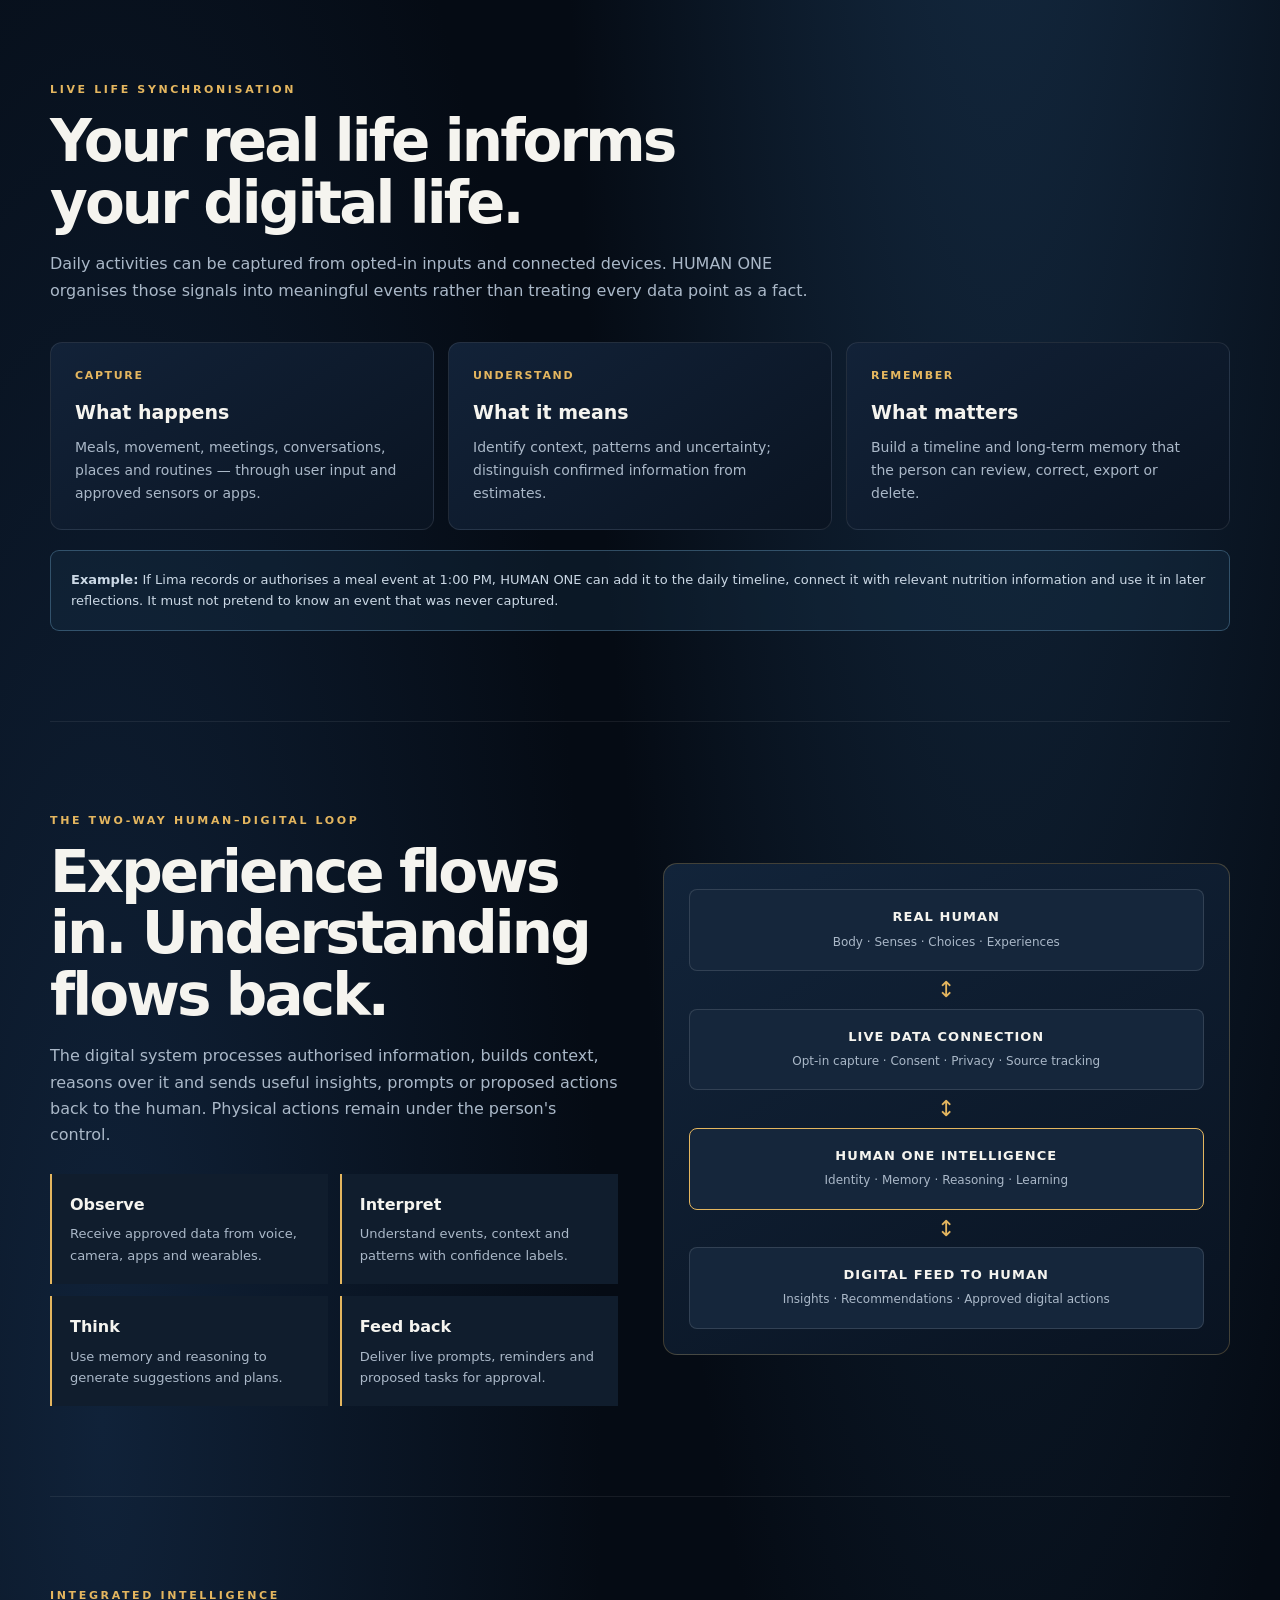
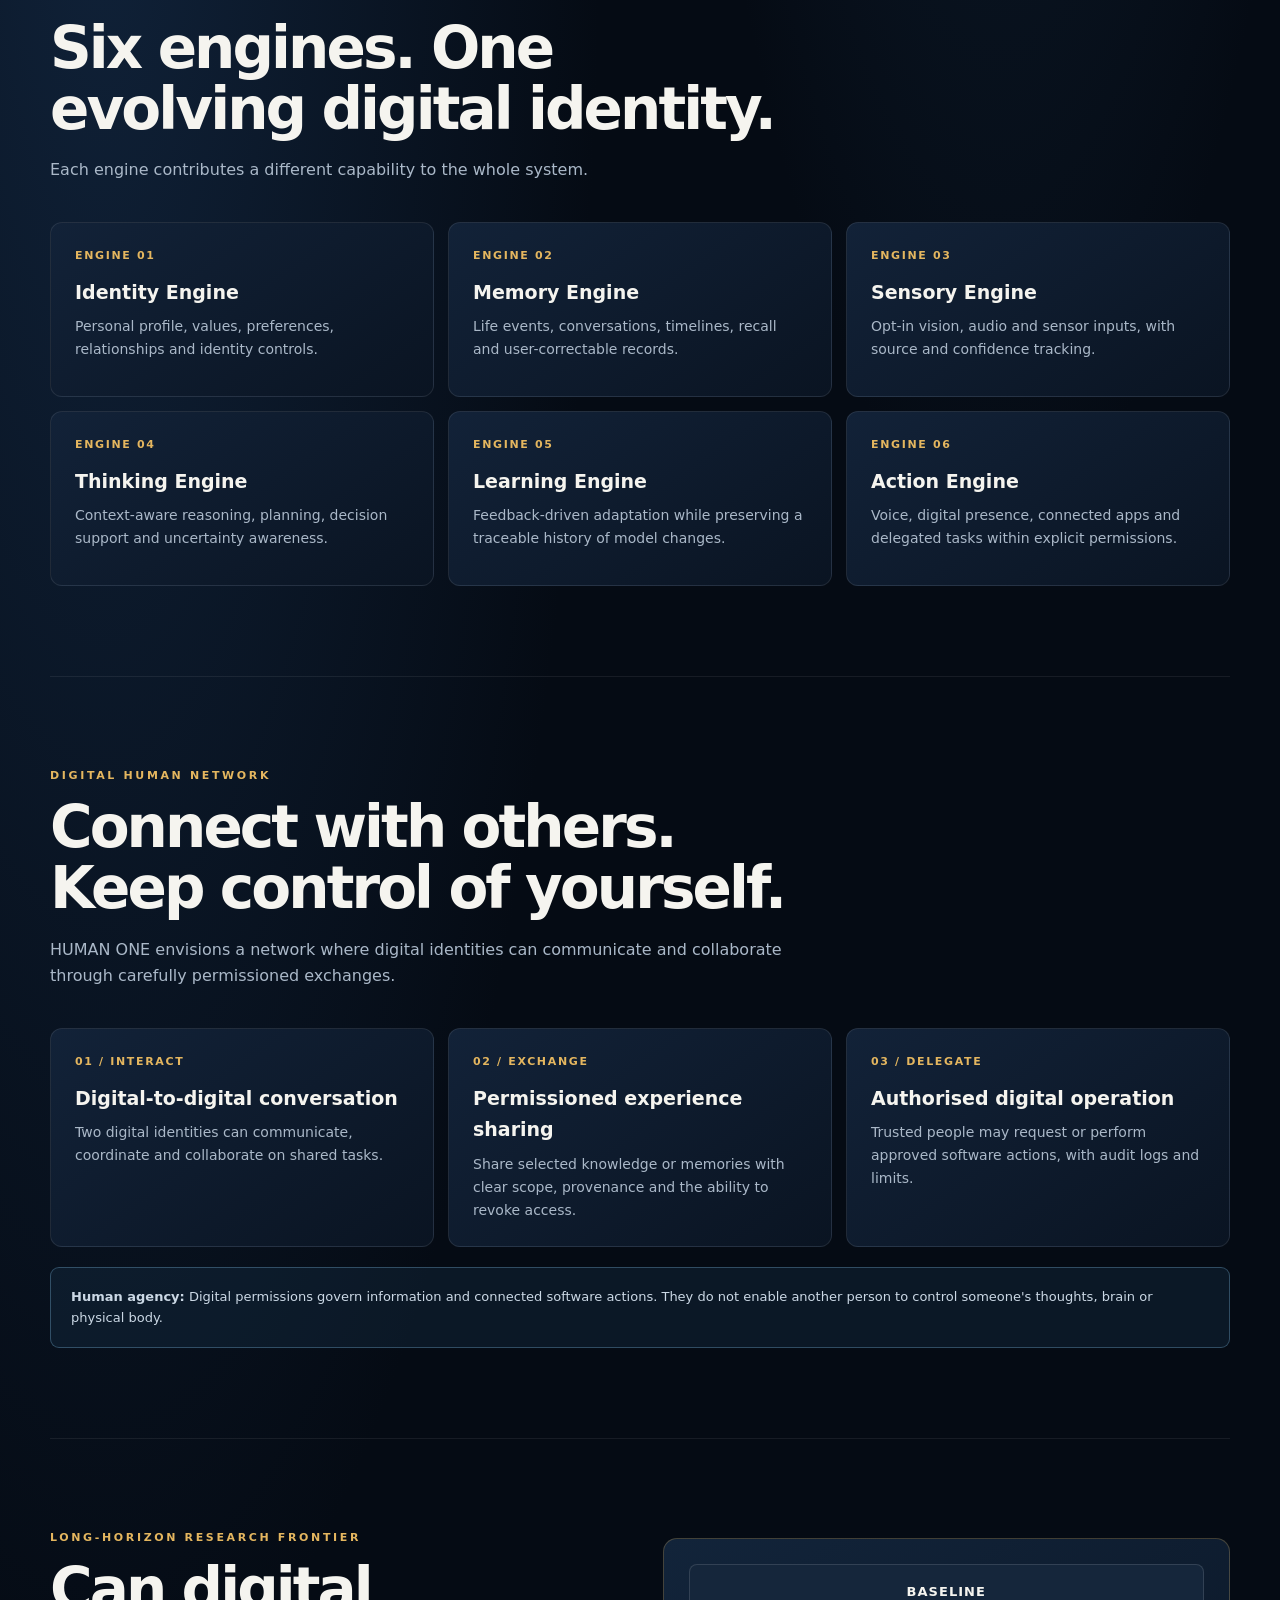
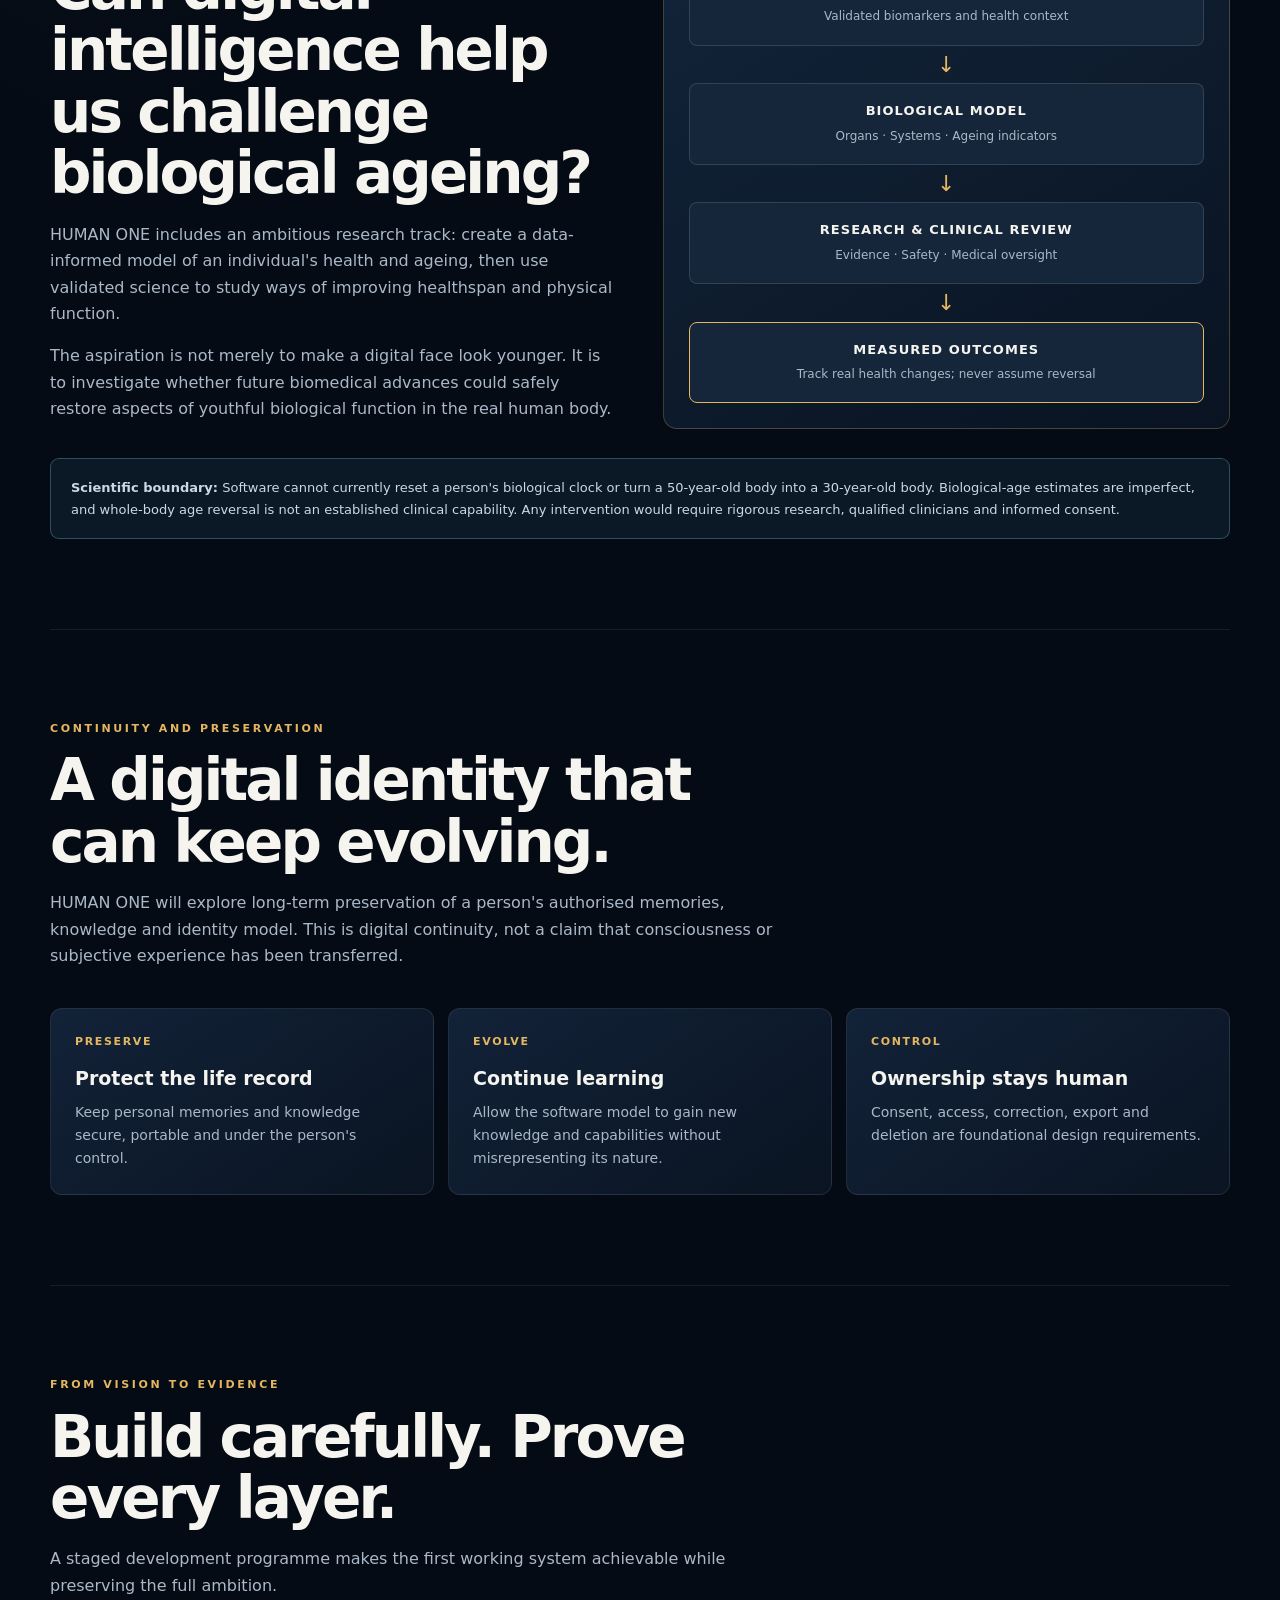
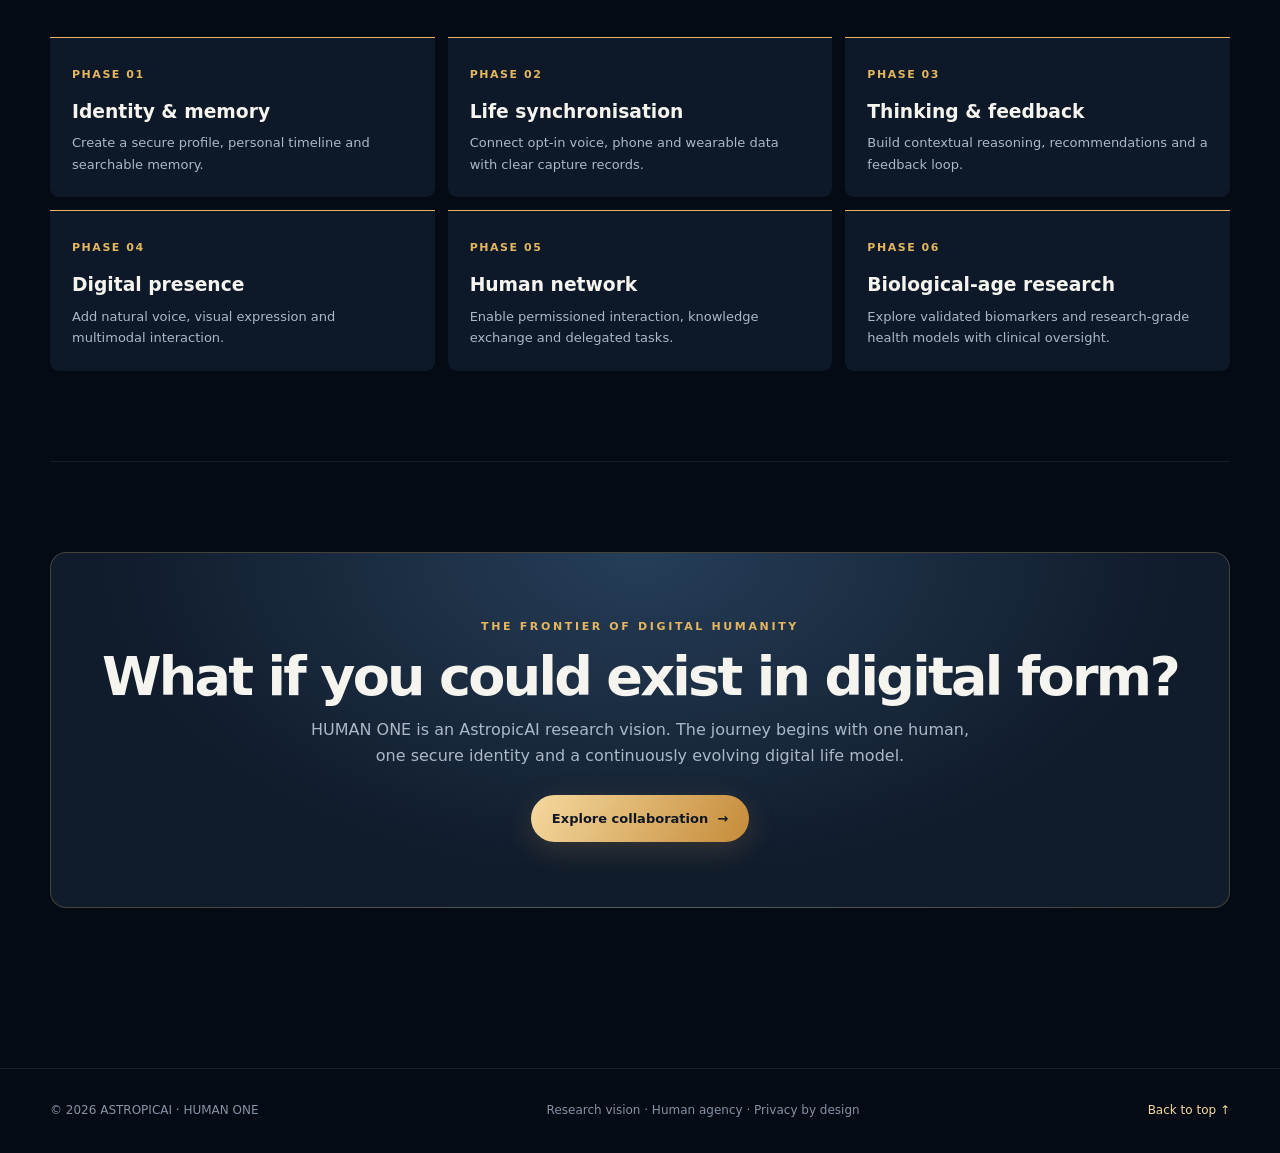
<file: human-one.html>
<!doctype html>
<html lang="en">
<head>
<meta charset="utf-8"><meta name="viewport" content="width=device-width,initial-scale=1">
<meta name="theme-color" content="#050b14"><meta name="description" content="HUMAN ONE by AstropicAI: research into you in digital form — a continuously learning digital identity connected to real life.">
<title>HUMAN ONE — You in Digital Form | AstropicAI</title>
<style>
:root{--bg:#050b14;--panel:#0c1726;--panel2:#102136;--gold:#e4b65f;--gold2:#f6d99e;--ink:#f5f4ef;--muted:#aab8c8;--line:rgba(228,182,95,.25);--blue:#7bb6dc;--max:1180px}
*{box-sizing:border-box}html{scroll-behavior:smooth;scroll-padding-top:88px}body{margin:0;background:radial-gradient(ellipse at 78% 8%,#17304a 0,transparent 32%),radial-gradient(ellipse at 8% 40%,#102239 0,transparent 30%),var(--bg);color:var(--ink);font:16px/1.65 Inter,ui-sans-serif,system-ui,-apple-system,"Segoe UI",sans-serif}a{color:inherit;text-decoration:none}.wrap{width:min(var(--max),calc(100% - 44px));margin:auto}.nav{height:78px;display:flex;align-items:center;justify-content:space-between;border-bottom:1px solid #ffffff18;position:relative;z-index:2}.brand{font-size:25px;letter-spacing:-.05em;font-weight:800}.brand span{color:var(--gold)}.navlinks{display:flex;gap:25px;color:#c6d0dc;font-size:13px}.navlinks a:hover{color:var(--gold2)}.nav-cta{border:1px solid var(--gold);padding:9px 17px;border-radius:99px;color:var(--gold2);font-size:12px;letter-spacing:.06em}.eyebrow{color:var(--gold);font-size:11px;letter-spacing:.24em;font-weight:800;text-transform:uppercase}.hero{min-height:650px;display:grid;grid-template-columns:1.02fr .98fr;gap:30px;align-items:center;padding:65px 0 58px}.hero h1{font-size:clamp(58px,8vw,104px);line-height:.91;letter-spacing:-.075em;margin:20px 0 12px}.hero h1 span{color:var(--gold2)}.tagline{font-size:clamp(20px,2.7vw,31px);letter-spacing:.08em;font-weight:650;margin:0 0 22px}.lead{font-size:19px;max-width:600px;color:#d2dbe5;line-height:1.6;margin:0}.goldline{color:var(--gold2)}.sub{color:var(--muted);font-size:14px;max-width:600px}.actions{display:flex;gap:13px;flex-wrap:wrap;margin-top:28px}.btn{display:inline-block;padding:13px 21px;border-radius:99px;background:linear-gradient(120deg,#f5d99f,#c58b39);color:#101723;font-size:13px;font-weight:800;box-shadow:0 8px 30px #d49b4930}.btn.secondary{background:transparent;color:var(--ink);border:1px solid var(--line);box-shadow:none}.hero-art{min-height:440px;position:relative;display:grid;place-items:center;overflow:hidden;border:1px solid #ffffff15;border-radius:20px;background:radial-gradient(ellipse at 50% 43%,#27435d 0,#102238 43%,#07101c 75%)}.hero-art:before,.hero-art:after{content:"";position:absolute;border:1px solid #e4b65f45;border-radius:50%;width:370px;height:370px;transform:rotate(-25deg)}.hero-art:after{width:470px;height:220px;transform:rotate(28deg);border-color:#7bb6dc55}.sun{position:absolute;width:250px;height:250px;border-radius:50%;background:radial-gradient(circle at 35% 30%,#f9e5b8,#c68d48 37%,#34516a 70%,#08111d);box-shadow:0 0 90px #e4b65f55}.human{position:relative;z-index:1;width:210px;height:340px;margin-top:100px}.human .head{position:absolute;top:0;left:62px;width:88px;height:112px;border-radius:48% 48% 44% 44%;background:linear-gradient(110deg,#e9c7a0,#9e6c53 78%);box-shadow:inset -15px -8px 22px #1b2636}.human .torso{position:absolute;top:100px;left:8px;width:195px;height:245px;border-radius:48% 48% 0 0;background:linear-gradient(100deg,#d4b18a,#29445e 48%,#101b2b 82%);clip-path:polygon(34% 0,66% 0,83% 20%,100% 100%,0 100%,17% 20%)}.digital-outline{position:absolute;z-index:1;right:8%;top:18%;width:125px;height:250px;border:1px solid #e4b65f99;border-radius:48% 48% 12% 12%;filter:drop-shadow(0 0 16px #e4b65f);opacity:.75}.digital-outline:before{content:"";position:absolute;width:66px;height:84px;left:28px;top:10px;border:1px solid var(--gold2);border-radius:48%}.digital-outline:after{content:"";position:absolute;left:12px;right:12px;top:95px;height:140px;border:1px dashed #7bb6dc;border-radius:48% 48% 0 0}.data-orbit{position:absolute;width:88%;height:1px;background:linear-gradient(90deg,transparent,var(--gold),transparent);transform:rotate(-18deg);box-shadow:0 0 18px var(--gold)}.art-label{position:absolute;bottom:18px;left:22px;right:22px;display:flex;justify-content:space-between;color:#e5d0a8;font-size:10px;letter-spacing:.15em;text-transform:uppercase}.principles{display:grid;grid-template-columns:repeat(6,1fr);border:1px solid #ffffff20;border-radius:12px;background:#081321d9;margin:0 0 15px;overflow:hidden}.principle{text-align:center;padding:18px 8px;border-right:1px solid #ffffff17;font-size:13px;color:#e9edf2}.principle:last-child{border:0}.symbol{display:block;color:var(--gold2);font-size:24px;line-height:1.2;margin-bottom:7px}.section{padding:90px 0;border-top:1px solid #ffffff12}.section-head{max-width:760px;margin-bottom:38px}.section h2{font-size:clamp(34px,5vw,58px);line-height:1.06;letter-spacing:-.05em;margin:12px 0 17px}.section-head p,.bodycopy{color:var(--muted);font-size:16px}.grid{display:grid;grid-template-columns:repeat(3,1fr);gap:14px}.card{padding:24px;border:1px solid #ffffff17;border-radius:12px;background:linear-gradient(145deg,#122238,#0a1422);min-height:175px}.card .num{font-size:11px;color:var(--gold);letter-spacing:.15em;font-weight:800}.card h3{margin:12px 0 7px;font-size:19px}.card p{margin:0;color:var(--muted);font-size:14px}.split{display:grid;grid-template-columns:1fr 1fr;gap:45px;align-items:center}.diagram{padding:25px;border:1px solid var(--line);border-radius:14px;background:linear-gradient(150deg,#12243a,#091321)}.node{padding:16px;text-align:center;border:1px solid #ffffff20;border-radius:8px;background:#15263b;margin:0 auto}.node strong{display:block;letter-spacing:.08em;font-size:13px}.node small{color:var(--muted);font-size:12px}.node.highlight{border-color:var(--gold)}.arrow{text-align:center;color:var(--gold);font-size:22px;line-height:1.7}.twocol{display:grid;grid-template-columns:1fr 1fr;gap:12px;margin-top:25px}.mini{padding:18px;border-left:2px solid var(--gold);background:#101d2d}.mini h3{margin:0 0 5px;font-size:16px}.mini p{margin:0;color:var(--muted);font-size:13px}.timeline{display:grid;grid-template-columns:repeat(3,1fr);gap:13px}.step{padding:22px;border-top:1px solid var(--gold);background:#0d1928;border-radius:0 0 9px 9px}.step b{color:var(--gold);font-size:11px;letter-spacing:.14em}.step h3{margin:10px 0 5px}.step p{color:var(--muted);font-size:13px;margin:0}.notice{padding:18px 20px;border:1px solid #7bb6dc55;background:#19334b55;border-radius:9px;color:#cbd8e5;font-size:13px;margin-top:20px}.cta{padding:65px 28px;text-align:center;border:1px solid var(--line);border-radius:16px;background:radial-gradient(ellipse at 50% 0,#263e58,#101b2b 65%)}.cta h2{font-size:clamp(34px,5vw,54px);margin:12px 0}.cta p{max-width:680px;margin:0 auto 25px;color:var(--muted)}footer{padding:32px 0;color:#8593a5;font-size:12px;border-top:1px solid #ffffff16;margin-top:70px}.foot{display:flex;justify-content:space-between;gap:15px;flex-wrap:wrap}.mobile-note{display:none}
@media(max-width:850px){.navlinks{display:none}.hero{grid-template-columns:1fr;padding:55px 0}.hero-art{min-height:380px}.principles{grid-template-columns:repeat(3,1fr)}.principle:nth-child(3){border-right:0}.principle:nth-child(-n+3){border-bottom:1px solid #ffffff17}.split{grid-template-columns:1fr;gap:25px}.grid{grid-template-columns:repeat(2,1fr)}.timeline{grid-template-columns:repeat(2,1fr)}}
@media(max-width:540px){.wrap{width:calc(100% - 30px)}.nav{height:68px}.brand{font-size:21px}.nav-cta{font-size:10px;padding:8px 11px}.hero h1{font-size:62px}.tagline{font-size:19px}.lead{font-size:17px}.hero-art{min-height:330px}.human{transform:scale(.82);transform-origin:bottom center}.digital-outline{right:3%;transform:scale(.8)}.principles{grid-template-columns:repeat(2,1fr)}.principle:nth-child(3){border-right:1px solid #ffffff17}.principle:nth-child(even){border-right:0}.principle:nth-child(4){border-bottom:1px solid #ffffff17}.grid,.timeline,.twocol{grid-template-columns:1fr}.section{padding:68px 0}.section h2{font-size:38px}.cta{padding:45px 18px}.art-label{font-size:8px}}
</style>
</head>
<body>
<header class="wrap nav"><a class="brand" href="#top" aria-label="AstropicAI home">Astropic<span>AI</span></a><nav class="navlinks" aria-label="Main navigation"><a href="#vision">The Vision</a><a href="#life">Live Life Sync</a><a href="#engines">Intelligence</a><a href="#network">Human Network</a><a href="#ageing">Ageing Research</a><a href="#roadmap">Roadmap</a></nav><a class="nav-cta" href="#connect">RESEARCH WITH US</a></header>
<main id="top" class="wrap">
<section class="hero"><div><div class="eyebrow">An AstropicAI research initiative</div><h1>HUMAN <span>ONE.</span></h1><p class="tagline">YOU — IN DIGITAL FORM.</p><p class="lead">Not an assistant. Not an avatar. Not simply a copy. <span class="goldline">A digital existence shaped by your life, memories, thinking, decisions and actions.</span></p><p class="sub">A long-term vision to connect human experience with digital intelligence — continuously learning, interacting and evolving while the human remains in control.</p><div class="actions"><a class="btn" href="#vision">Explore HUMAN ONE&nbsp; →</a><a class="btn secondary" href="#architecture">See how it works</a></div></div><div class="hero-art" role="img" aria-label="Abstract human figure connected to a luminous digital identity"><div class="sun"></div><div class="data-orbit"></div><div class="human"><div class="head"></div><div class="torso"></div></div><div class="digital-outline"></div><div class="art-label"><span>Real-life experience</span><span>Digital existence · 01</span></div></div></section>
<div class="principles" aria-label="What makes you"><div class="principle"><span class="symbol">◇</span>Your Memory</div><div class="principle"><span class="symbol">⌁</span>Your Experience</div><div class="principle"><span class="symbol">◎</span>Your Thinking</div><div class="principle"><span class="symbol">◉</span>Your Decisions</div><div class="principle"><span class="symbol">↗</span>Your Actions</div><div class="principle"><span class="symbol">∞</span>Your Evolution</div></div>
<section id="vision" class="section"><div class="section-head"><div class="eyebrow">The vision</div><h2>Not a digital version of someone else.<br><span class="goldline">You, in digital form.</span></h2><p>HUMAN ONE explores how a person's identity can be represented in software through memories, knowledge, preferences, experiences, communication patterns and decisions — continuously updated with information the person chooses to share.</p></div><div class="grid"><article class="card"><div class="num">01 / IDENTITY</div><h3>Your identity, represented</h3><p>A structured model of your knowledge, values, preferences, relationships and communication style.</p></article><article class="card"><div class="num">02 / MEMORY</div><h3>Your life, remembered</h3><p>A personal, searchable record of events and experiences that you can inspect, correct and manage.</p></article><article class="card"><div class="num">03 / CONTINUITY</div><h3>Your digital life, evolving</h3><p>New experiences update the model over time, with a clear history of what changed and why.</p></article></div></section>
<section id="life" class="section"><div class="section-head"><div class="eyebrow">Live life synchronisation</div><h2>Your real life informs your digital life.</h2><p>Daily activities can be captured from opted-in inputs and connected devices. HUMAN ONE organises those signals into meaningful events rather than treating every data point as a fact.</p></div><div class="grid"><article class="card"><div class="num">CAPTURE</div><h3>What happens</h3><p>Meals, movement, meetings, conversations, places and routines — through user input and approved sensors or apps.</p></article><article class="card"><div class="num">UNDERSTAND</div><h3>What it means</h3><p>Identify context, patterns and uncertainty; distinguish confirmed information from estimates.</p></article><article class="card"><div class="num">REMEMBER</div><h3>What matters</h3><p>Build a timeline and long-term memory that the person can review, correct, export or delete.</p></article></div><div class="notice"><strong>Example:</strong> If Lima records or authorises a meal event at 1:00 PM, HUMAN ONE can add it to the daily timeline, connect it with relevant nutrition information and use it in later reflections. It must not pretend to know an event that was never captured.</div></section>
<section id="architecture" class="section"><div class="split"><div><div class="eyebrow">The two-way human–digital loop</div><h2>Experience flows in. Understanding flows back.</h2><p class="bodycopy">The digital system processes authorised information, builds context, reasons over it and sends useful insights, prompts or proposed actions back to the human. Physical actions remain under the person's control.</p><div class="twocol"><div class="mini"><h3>Observe</h3><p>Receive approved data from voice, camera, apps and wearables.</p></div><div class="mini"><h3>Interpret</h3><p>Understand events, context and patterns with confidence labels.</p></div><div class="mini"><h3>Think</h3><p>Use memory and reasoning to generate suggestions and plans.</p></div><div class="mini"><h3>Feed back</h3><p>Deliver live prompts, reminders and proposed tasks for approval.</p></div></div></div><div class="diagram"><div class="node"><strong>REAL HUMAN</strong><small>Body · Senses · Choices · Experiences</small></div><div class="arrow">↕</div><div class="node"><strong>LIVE DATA CONNECTION</strong><small>Opt-in capture · Consent · Privacy · Source tracking</small></div><div class="arrow">↕</div><div class="node highlight"><strong>HUMAN ONE INTELLIGENCE</strong><small>Identity · Memory · Reasoning · Learning</small></div><div class="arrow">↕</div><div class="node"><strong>DIGITAL FEED TO HUMAN</strong><small>Insights · Recommendations · Approved digital actions</small></div></div></div></section>
<section id="engines" class="section"><div class="section-head"><div class="eyebrow">Integrated intelligence</div><h2>Six engines. One evolving digital identity.</h2><p>Each engine contributes a different capability to the whole system.</p></div><div class="grid"><article class="card"><div class="num">ENGINE 01</div><h3>Identity Engine</h3><p>Personal profile, values, preferences, relationships and identity controls.</p></article><article class="card"><div class="num">ENGINE 02</div><h3>Memory Engine</h3><p>Life events, conversations, timelines, recall and user-correctable records.</p></article><article class="card"><div class="num">ENGINE 03</div><h3>Sensory Engine</h3><p>Opt-in vision, audio and sensor inputs, with source and confidence tracking.</p></article><article class="card"><div class="num">ENGINE 04</div><h3>Thinking Engine</h3><p>Context-aware reasoning, planning, decision support and uncertainty awareness.</p></article><article class="card"><div class="num">ENGINE 05</div><h3>Learning Engine</h3><p>Feedback-driven adaptation while preserving a traceable history of model changes.</p></article><article class="card"><div class="num">ENGINE 06</div><h3>Action Engine</h3><p>Voice, digital presence, connected apps and delegated tasks within explicit permissions.</p></article></div></section>
<section id="network" class="section"><div class="section-head"><div class="eyebrow">Digital human network</div><h2>Connect with others. Keep control of yourself.</h2><p>HUMAN ONE envisions a network where digital identities can communicate and collaborate through carefully permissioned exchanges.</p></div><div class="grid"><article class="card"><div class="num">01 / INTERACT</div><h3>Digital-to-digital conversation</h3><p>Two digital identities can communicate, coordinate and collaborate on shared tasks.</p></article><article class="card"><div class="num">02 / EXCHANGE</div><h3>Permissioned experience sharing</h3><p>Share selected knowledge or memories with clear scope, provenance and the ability to revoke access.</p></article><article class="card"><div class="num">03 / DELEGATE</div><h3>Authorised digital operation</h3><p>Trusted people may request or perform approved software actions, with audit logs and limits.</p></article></div><div class="notice"><strong>Human agency:</strong> Digital permissions govern information and connected software actions. They do not enable another person to control someone's thoughts, brain or physical body.</div></section>
<section id="ageing" class="section"><div class="split"><div><div class="eyebrow">Long-horizon research frontier</div><h2>Can digital intelligence help us challenge biological ageing?</h2><p class="bodycopy">HUMAN ONE includes an ambitious research track: create a data-informed model of an individual's health and ageing, then use validated science to study ways of improving healthspan and physical function.</p><p class="bodycopy">The aspiration is not merely to make a digital face look younger. It is to investigate whether future biomedical advances could safely restore aspects of youthful biological function in the real human body.</p></div><div class="diagram"><div class="node"><strong>BASELINE</strong><small>Validated biomarkers and health context</small></div><div class="arrow">↓</div><div class="node"><strong>BIOLOGICAL MODEL</strong><small>Organs · Systems · Ageing indicators</small></div><div class="arrow">↓</div><div class="node"><strong>RESEARCH & CLINICAL REVIEW</strong><small>Evidence · Safety · Medical oversight</small></div><div class="arrow">↓</div><div class="node highlight"><strong>MEASURED OUTCOMES</strong><small>Track real health changes; never assume reversal</small></div></div></div><div class="notice"><strong>Scientific boundary:</strong> Software cannot currently reset a person's biological clock or turn a 50-year-old body into a 30-year-old body. Biological-age estimates are imperfect, and whole-body age reversal is not an established clinical capability. Any intervention would require rigorous research, qualified clinicians and informed consent.</div></section>
<section class="section"><div class="section-head"><div class="eyebrow">Continuity and preservation</div><h2>A digital identity that can keep evolving.</h2><p>HUMAN ONE will explore long-term preservation of a person's authorised memories, knowledge and identity model. This is digital continuity, not a claim that consciousness or subjective experience has been transferred.</p></div><div class="grid"><article class="card"><div class="num">PRESERVE</div><h3>Protect the life record</h3><p>Keep personal memories and knowledge secure, portable and under the person's control.</p></article><article class="card"><div class="num">EVOLVE</div><h3>Continue learning</h3><p>Allow the software model to gain new knowledge and capabilities without misrepresenting its nature.</p></article><article class="card"><div class="num">CONTROL</div><h3>Ownership stays human</h3><p>Consent, access, correction, export and deletion are foundational design requirements.</p></article></div></section>
<section id="roadmap" class="section"><div class="section-head"><div class="eyebrow">From vision to evidence</div><h2>Build carefully. Prove every layer.</h2><p>A staged development programme makes the first working system achievable while preserving the full ambition.</p></div><div class="timeline"><article class="step"><b>PHASE 01</b><h3>Identity & memory</h3><p>Create a secure profile, personal timeline and searchable memory.</p></article><article class="step"><b>PHASE 02</b><h3>Life synchronisation</h3><p>Connect opt-in voice, phone and wearable data with clear capture records.</p></article><article class="step"><b>PHASE 03</b><h3>Thinking & feedback</h3><p>Build contextual reasoning, recommendations and a feedback loop.</p></article><article class="step"><b>PHASE 04</b><h3>Digital presence</h3><p>Add natural voice, visual expression and multimodal interaction.</p></article><article class="step"><b>PHASE 05</b><h3>Human network</h3><p>Enable permissioned interaction, knowledge exchange and delegated tasks.</p></article><article class="step"><b>PHASE 06</b><h3>Biological-age research</h3><p>Explore validated biomarkers and research-grade health models with clinical oversight.</p></article></div></section>
<section id="connect" class="section"><div class="cta"><div class="eyebrow">The frontier of digital humanity</div><h2>What if you could exist in digital form?</h2><p>HUMAN ONE is an AstropicAI research vision. The journey begins with one human, one secure identity and a continuously evolving digital life model.</p><a class="btn" href="mailto:hello@astropicai.com?subject=HUMAN%20ONE%20Research%20Collaboration">Explore collaboration&nbsp; →</a></div></section>
</main>
<footer><div class="wrap foot"><span>© 2026 ASTROPICAI · HUMAN ONE</span><span>Research vision · Human agency · Privacy by design</span><a href="#top" class="goldline">Back to top ↑</a></div></footer>
</body></html>
</file>
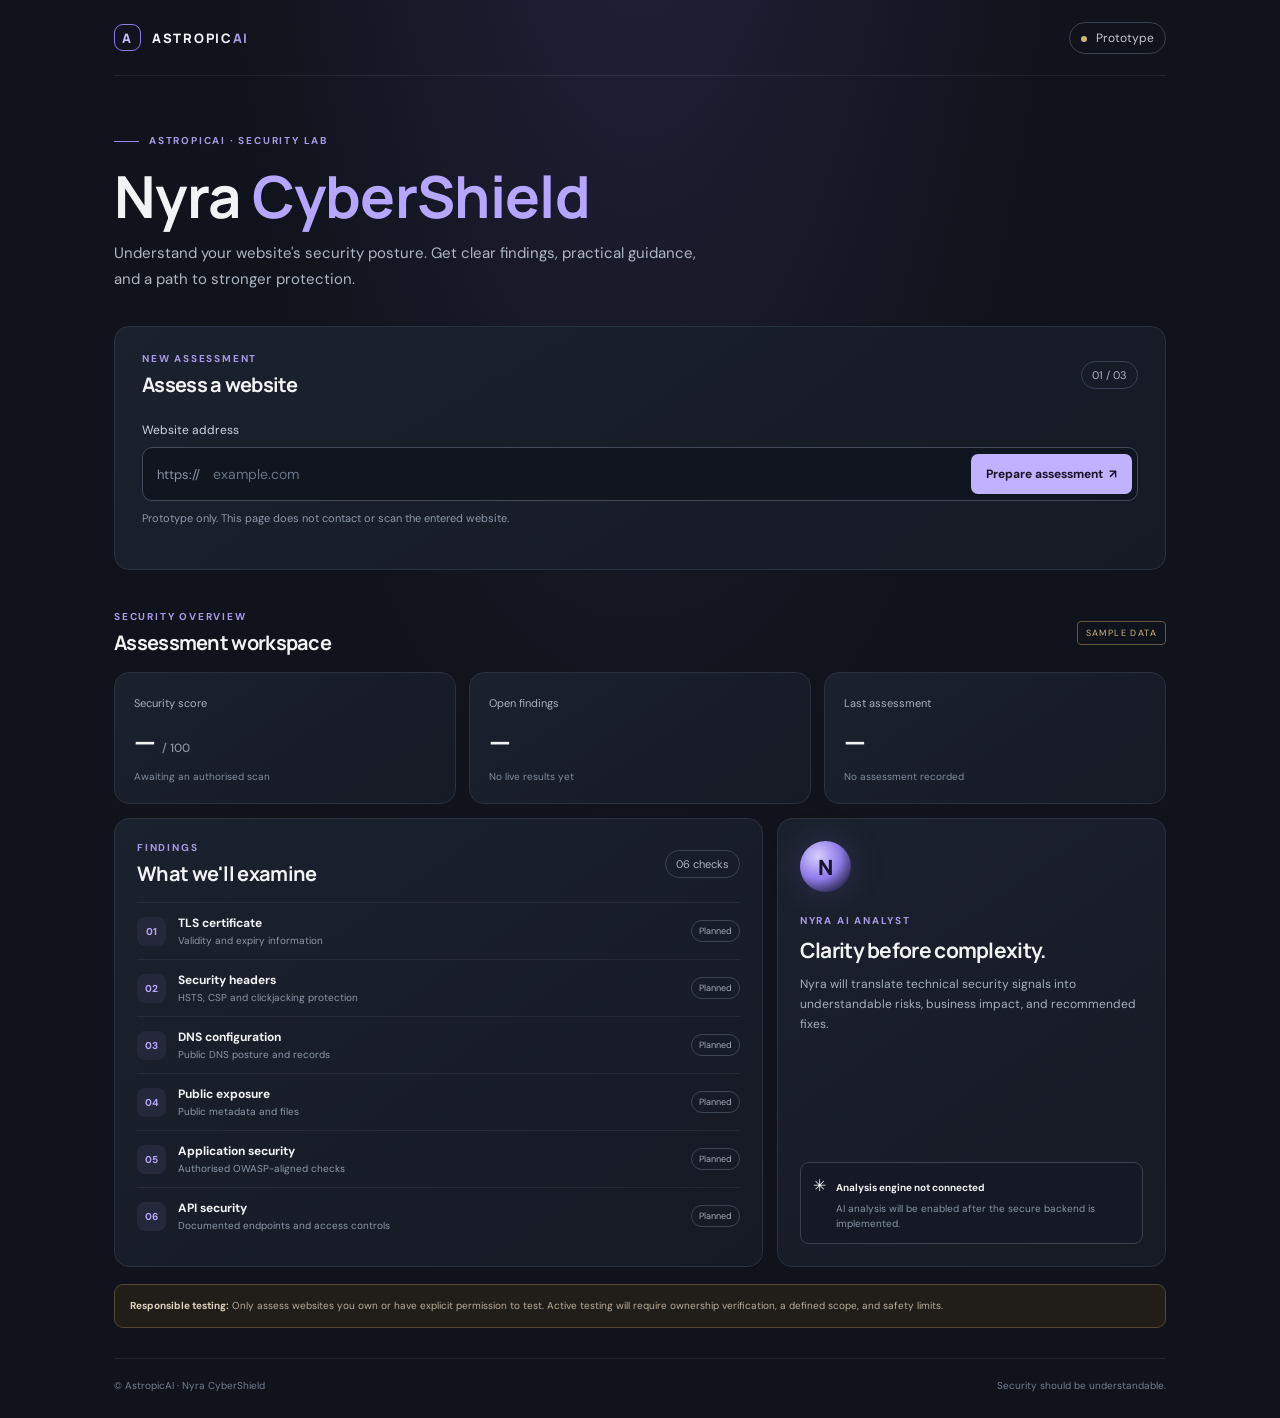
<file: nyra-cybershield-index.html>
<!doctype html>
<html lang="en">
<head>
<meta charset="utf-8">
<meta name="viewport" content="width=device-width,initial-scale=1">
<meta name="theme-color" content="#10131b">
<title>Nyra CyberShield | AstropicAI</title>
<style>
@import url('https://fonts.googleapis.com/css2?family=DM+Sans:wght@400;500;600;700&family=Manrope:wght@400;500;600;700;800&display=swap');
:root{color-scheme:dark;--bg:#10131b;--panel:#171c27;--line:#2a3140;--text:#f2f3f5;--muted:#9ca5b5;--accent:#b7a4ff}
*{box-sizing:border-box}body{margin:0;background:radial-gradient(ellipse at 50% -20%,#25213c 0%,transparent 46%),var(--bg);color:var(--text);font-family:"DM Sans",sans-serif;min-height:100vh}.shell{max-width:1120px;margin:auto;padding:0 34px}
.topbar{height:76px;display:flex;align-items:center;justify-content:space-between;border-bottom:1px solid #ffffff14}.brand{display:flex;align-items:center;gap:11px;color:#f4f2fa;text-decoration:none;font:800 13px Manrope,sans-serif;letter-spacing:1.7px}.mark{width:27px;height:27px;border:1px solid #8d7ae9;border-radius:9px;display:grid;place-items:center;color:#c9bcff}.muted{color:#a69ae0}.status{border:1px solid #3a4351;border-radius:30px;padding:7px 11px;color:#c4cbd5;font-size:12px}.status i{display:inline-block;width:6px;height:6px;border-radius:50%;background:#d6b36c;margin-right:6px}
main{padding:58px 0 30px}.eyebrow,.kicker{font-size:10px;font-weight:700;letter-spacing:1.8px;color:#a99ae8}.eyebrow:before{content:"";display:inline-block;width:25px;height:1px;background:#9b89ed;vertical-align:middle;margin-right:10px}h1,h2{font-family:Manrope,sans-serif;margin:0;letter-spacing:-.7px}h1{font-size:clamp(36px,6vw,58px);line-height:1.1;margin:17px 0 12px}h1 span{color:#b6a6ff}.lead{font-size:15px;line-height:1.75;color:#aeb6c4;max-width:610px;margin:0 0 34px}
.panel{background:linear-gradient(145deg,#1b212ef5,#151a25f5);border:1px solid var(--line);border-radius:15px}.scan{padding:25px 27px 20px}.heading,.section-heading{display:flex;align-items:center;justify-content:space-between;gap:15px}.heading h2,.section-heading h2{font-size:20px;margin-top:6px}.tag,.count{font-size:11px;color:#aeb5c2;border:1px solid #384153;border-radius:20px;padding:6px 10px}
label{display:block;font-size:12px;color:#d0d5df;margin:24px 0 9px}.urlrow{display:flex;align-items:center;background:#10151f;border:1px solid #41495a;border-radius:10px;padding:5px}.prefix{color:#8993a4;padding:0 9px;font-size:13px}input{flex:1;min-width:0;background:transparent;border:0;outline:0;color:white;font:14px "DM Sans",sans-serif;padding:12px 4px}input::placeholder{color:#697486}button{border:0;border-radius:7px;background:#c0b2ff;color:#171326;font:700 12px "DM Sans",sans-serif;padding:12px 15px;cursor:pointer;white-space:nowrap}button:hover{background:#d0c7ff}.help,.message{font-size:11px;color:#8f99aa;margin:10px 0 0;min-height:14px}.message{color:#e6c98a}
.overview{margin-top:40px}.section-heading{margin-bottom:16px}.sample{font-size:9px;letter-spacing:1.4px;color:#d2b77e;border:1px solid #65563c;border-radius:4px;padding:5px 8px}.metrics{display:grid;grid-template-columns:repeat(3,1fr);gap:13px}.metric{padding:18px 19px;min-height:124px}.metric-label{font-size:11px;color:#aab2c0}.metric-value{font:700 28px Manrope,sans-serif;margin:10px 0 4px}.metric-value small{font:500 12px "DM Sans",sans-serif;color:#8993a4}.note{font-size:10px;color:#828d9e}
.lower{display:grid;grid-template-columns:1.25fr .75fr;gap:14px;margin-top:14px}.findings,.nyra{padding:22px}.checks{list-style:none;margin:15px 0 0;padding:0}.checks li{display:flex;align-items:center;gap:12px;padding:12px 0;border-top:1px solid #ffffff10}.num{width:29px;height:29px;display:grid;place-items:center;border-radius:8px;background:#25283a;color:#b8a9ff;font-size:10px;font-weight:700}.checks li span:nth-child(2){display:flex;flex-direction:column;gap:3px;flex:1}.checks b{font-size:12px}.checks small{font-size:10px;color:#8e98a9}.checks em{font-style:normal;font-size:9px;color:#a5adba;border:1px solid #3c4554;border-radius:20px;padding:4px 7px}
.nyra{display:flex;flex-direction:column;align-items:flex-start}.orb{width:51px;height:51px;border-radius:50%;display:grid;place-items:center;margin-bottom:22px;background:radial-gradient(circle at 35% 30%,#d7ceff,#8e7be8 47%,#3c3568 75%);box-shadow:0 0 35px #8270df38;color:#17142b;font:800 21px Manrope}.nyra h2{font-size:21px;line-height:1.35;margin:9px 0}.nyra>p{font-size:12px;color:#a5afbd;line-height:1.7;margin:0 0 20px}.analyst{margin-top:auto;border:1px solid #3a4050;border-radius:9px;padding:12px;display:flex;gap:10px;width:100%;background:#141925}.analyst b{font-size:10px}.analyst small{display:block;font-size:10px;line-height:1.5;color:#8994a5;margin-top:5px}
.warning{display:flex;gap:11px;margin:17px 0 0;padding:13px 15px;border:1px solid #514631;background:#211e19;border-radius:9px}.warning p{font-size:10px;line-height:1.6;color:#b8ad9a;margin:0}.warning b{color:#e0d3bb}
footer{display:flex;justify-content:space-between;gap:12px;border-top:1px solid #ffffff14;padding:20px 0 26px;color:#737e90;font-size:10px}
@media(max-width:720px){.shell{padding:0 18px}.topbar{height:65px}main{padding-top:43px}.lead{font-size:13px}.scan{padding:20px 16px 15px}.urlrow{flex-wrap:wrap;padding:5px}.urlrow input{min-width:calc(100% - 90px)}.urlrow button{width:100%;margin-top:5px}.metrics{grid-template-columns:1fr;gap:9px}.metric{min-height:98px;padding:14px 16px}.metric-value{font-size:24px;margin:6px 0 2px}.lower{grid-template-columns:1fr}.findings,.nyra{padding:18px 15px}footer{font-size:9px}}
</style>
</head>
<body><div class="shell">
<header class="topbar"><a class="brand" href="#"><span class="mark">A</span><span>ASTROPIC<span class="muted">AI</span></span></a><span class="status"><i></i> Prototype</span></header>
<main>
<div class="eyebrow">ASTROPICAI · SECURITY LAB</div><h1>Nyra <span>CyberShield</span></h1>
<p class="lead">Understand your website's security posture. Get clear findings, practical guidance, and a path to stronger protection.</p>
<section class="panel scan"><div class="heading"><div><div class="kicker">NEW ASSESSMENT</div><h2>Assess a website</h2></div><span class="tag">01 / 03</span></div>
<form id="form"><label for="url">Website address</label><div class="urlrow"><span class="prefix">https://</span><input id="url" type="text" placeholder="example.com" required><button type="submit">Prepare assessment&nbsp; ↗</button></div><p class="help">Prototype only. This page does not contact or scan the entered website.</p><p class="message" id="message" role="status"></p></form></section>
<section class="overview"><div class="section-heading"><div><div class="kicker">SECURITY OVERVIEW</div><h2>Assessment workspace</h2></div><span class="sample">SAMPLE DATA</span></div>
<div class="metrics"><article class="panel metric"><span class="metric-label">Security score</span><div class="metric-value">— <small>/ 100</small></div><span class="note">Awaiting an authorised scan</span></article><article class="panel metric"><span class="metric-label">Open findings</span><div class="metric-value">—</div><span class="note">No live results yet</span></article><article class="panel metric"><span class="metric-label">Last assessment</span><div class="metric-value">—</div><span class="note">No assessment recorded</span></article></div></section>
<section class="lower"><article class="panel findings"><div class="heading"><div><div class="kicker">FINDINGS</div><h2>What we'll examine</h2></div><span class="count">06 checks</span></div><ul class="checks">
<li><span class="num">01</span><span><b>TLS certificate</b><small>Validity and expiry information</small></span><em>Planned</em></li>
<li><span class="num">02</span><span><b>Security headers</b><small>HSTS, CSP and clickjacking protection</small></span><em>Planned</em></li>
<li><span class="num">03</span><span><b>DNS configuration</b><small>Public DNS posture and records</small></span><em>Planned</em></li>
<li><span class="num">04</span><span><b>Public exposure</b><small>Public metadata and files</small></span><em>Planned</em></li>
<li><span class="num">05</span><span><b>Application security</b><small>Authorised OWASP-aligned checks</small></span><em>Planned</em></li>
<li><span class="num">06</span><span><b>API security</b><small>Documented endpoints and access controls</small></span><em>Planned</em></li></ul></article>
<aside class="panel nyra"><div class="orb">N</div><div class="kicker">NYRA AI ANALYST</div><h2>Clarity before complexity.</h2><p>Nyra will translate technical security signals into understandable risks, business impact, and recommended fixes.</p><div class="analyst">✳ <span><b>Analysis engine not connected</b><small>AI analysis will be enabled after the secure backend is implemented.</small></span></div></aside></section>
<section class="warning"><p><b>Responsible testing:</b> Only assess websites you own or have explicit permission to test. Active testing will require ownership verification, a defined scope, and safety limits.</p></section>
</main><footer><span>© AstropicAI · Nyra CyberShield</span><span>Security should be understandable.</span></footer></div>
<script>
document.getElementById("form").addEventListener("submit",function(e){e.preventDefault();let v=document.getElementById("url").value.trim();if(!v){return}let u;try{u=new URL(/^https?:\\/\\//i.test(v)?v:"https://"+v);if(!u.hostname.includes(".")||u.username||u.password)throw Error()}catch{document.getElementById("message").textContent="Enter a valid public website address, such as example.com.";return}document.getElementById("message").textContent="Demo only: "+u.origin+" is ready for a future authorised assessment. No request was sent and no scan was performed."});
</script></body></html>
</file>
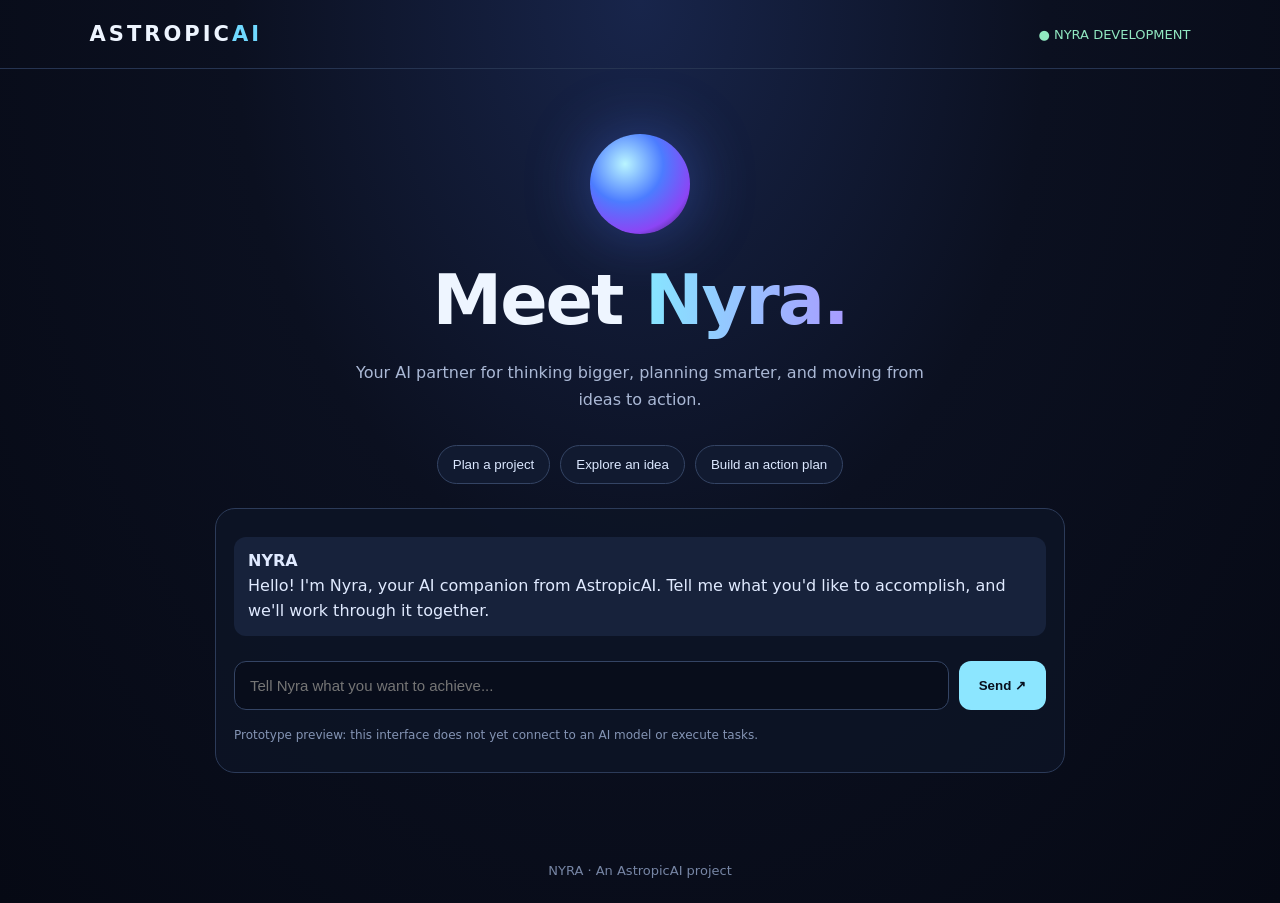
<file: nyra-index.html>
<!DOCTYPE html>
<html lang="en">
<head>
  <meta charset="UTF-8">
  <meta name="viewport" content="width=device-width, initial-scale=1.0">
  <meta name="theme-color" content="#080d1c">
  <title>Nyra — AI by AstropicAI</title>
  <style>
    * { box-sizing: border-box; }
    body {
      margin: 0; min-height: 100vh;
      font-family: Inter, system-ui, Arial, sans-serif;
      color: #eef5ff;
      background: radial-gradient(ellipse at top, #18254b 0, #0b1020 45%, #060914 100%);
    }
    header {
      display: flex; align-items: center; justify-content: space-between;
      padding: 22px 7%; border-bottom: 1px solid #263451;
    }
    .brand { font-size: 21px; font-weight: 800; letter-spacing: 3px; }
    .brand span { color: #70d9ff; }
    .status { color: #91e8c1; font-size: 13px; }
    main { width: min(850px, 92%); margin: 65px auto; text-align: center; }
    .orb {
      width: 100px; height: 100px; margin: 0 auto 25px;
      border-radius: 50%;
      background: radial-gradient(circle at 35% 30%, #b9f5ff, #4c7cff 40%, #8c45f5 72%, #17152e);
      box-shadow: 0 0 65px #517bff66;
    }
    h1 { font-size: clamp(42px, 8vw, 70px); margin: 0; letter-spacing: -2px; }
    h1 span {
      background: linear-gradient(90deg, #86e6ff, #a99bff);
      -webkit-background-clip: text; background-clip: text; color: transparent;
    }
    .subtitle { color: #aab8d5; line-height: 1.7; margin: 18px auto 32px; max-width: 570px; }
    .suggestions { display: flex; gap: 10px; justify-content: center; flex-wrap: wrap; margin: 24px 0; }
    .suggestions button {
      background: #111a30; color: #dce8ff; border: 1px solid #344464;
      padding: 11px 15px; border-radius: 20px; cursor: pointer;
    }
    .suggestions button:hover { border-color: #7bdcff; }
    .chat {
      text-align: left; background: #0d1426cc; border: 1px solid #2c3b59;
      border-radius: 20px; padding: 18px; margin-top: 24px;
    }
    #messages { max-height: 330px; overflow-y: auto; }
    .message { padding: 12px 14px; margin: 10px 0; border-radius: 12px; line-height: 1.55; white-space: pre-wrap; overflow-wrap: anywhere; }
    .nyra { background: #17223b; color: #e0eaff; }
    .user { background: #26345a; margin-left: 12%; }
    form { display: flex; gap: 10px; margin-top: 15px; }
    input {
      min-width: 0; flex: 1; padding: 15px; border-radius: 12px;
      background: #080d1b; border: 1px solid #344464; color: white; font-size: 15px;
    }
    form button {
      padding: 0 20px; border: 0; border-radius: 12px;
      color: #08101e; background: #8ce6ff; font-weight: 800; cursor: pointer;
    }
    .note { color: #8494b4; font-size: 12px; margin-top: 18px; }
    footer { text-align: center; color: #7786a5; padding: 25px; font-size: 13px; }
  </style>
</head>
<body>
  <header>
    <div class="brand">ASTROPIC<span>AI</span></div>
    <div class="status">● NYRA DEVELOPMENT</div>
  </header>
  <main>
    <div class="orb" aria-hidden="true"></div>
    <h1>Meet <span>Nyra.</span></h1>
    <p class="subtitle">Your AI partner for thinking bigger, planning smarter, and moving from ideas to action.</p>
    <div class="suggestions">
      <button type="button" data-prompt="Help me plan a new project">Plan a project</button>
      <button type="button" data-prompt="Help me research a business idea">Explore an idea</button>
      <button type="button" data-prompt="Create a step-by-step action plan for my goal">Build an action plan</button>
    </div>
    <section class="chat" aria-label="Nyra chat">
      <div id="messages" aria-live="polite">
        <div class="message nyra"><strong>NYRA</strong><br>Hello! I'm Nyra, your AI companion from AstropicAI. Tell me what you'd like to accomplish, and we'll work through it together.</div>
      </div>
      <form id="chatForm">
        <input id="prompt" aria-label="Your message" placeholder="Tell Nyra what you want to achieve..." autocomplete="off" required>
        <button type="submit">Send ↗</button>
      </form>
      <p class="note">Prototype preview: this interface does not yet connect to an AI model or execute tasks.</p>
    </section>
  </main>
  <footer>NYRA · An AstropicAI project</footer>
  <script>
    const messages = document.getElementById('messages');
    const input = document.getElementById('prompt');

    function addMessage(text, kind) {
      const el = document.createElement('div');
      el.className = 'message ' + kind;
      el.textContent = text;
      messages.appendChild(el);
      messages.scrollTop = messages.scrollHeight;
    }

    document.querySelectorAll('[data-prompt]').forEach(button => {
      button.addEventListener('click', () => {
        input.value = button.dataset.prompt;
        input.focus();
      });
    });

    document.getElementById('chatForm').addEventListener('submit', async (event) => {
  event.preventDefault();

  const task = input.value.trim();
  if (!task) return;

  addMessage('You: ' + task, 'user');
  input.value = '';

  const sendButton = document.querySelector('#chatForm button[type="submit"]');
  sendButton.disabled = true;

  try {
    addMessage('Nyra is thinking...', 'nyra');

    const chatEndpoint = /^\/nyra(?:\/|$)/.test(window.location.pathname)
      ? '/nyra/api/chat'
      : '/.netlify/functions/chat';
    const response = await fetch(chatEndpoint, {
      method: 'POST',
      headers: { 'Content-Type': 'application/json' },
      body: JSON.stringify({ message: task })
    });

    const data = await response.json();

    const messages = document.getElementById('messages');
    const lastMessage = messages.lastElementChild;

    if (lastMessage && lastMessage.textContent.includes('Nyra is thinking')) {
      lastMessage.remove();
    }

    if (!response.ok) {
      throw new Error(data.error || 'Request failed');
    }

    addMessage(data.reply || data.response || 'No reply received.', 'nyra');
  } catch (error) {
    const messages = document.getElementById('messages');
    const lastMessage = messages.lastElementChild;

    if (lastMessage && lastMessage.textContent.includes('Nyra is thinking')) {
      lastMessage.remove();
    }

    addMessage('Sorry, I could not connect. ' + error.message, 'nyra');
  } finally {
    sendButton.disabled = false;
    input.focus();
  }
});
  </script>
</body>
</html>
</file>
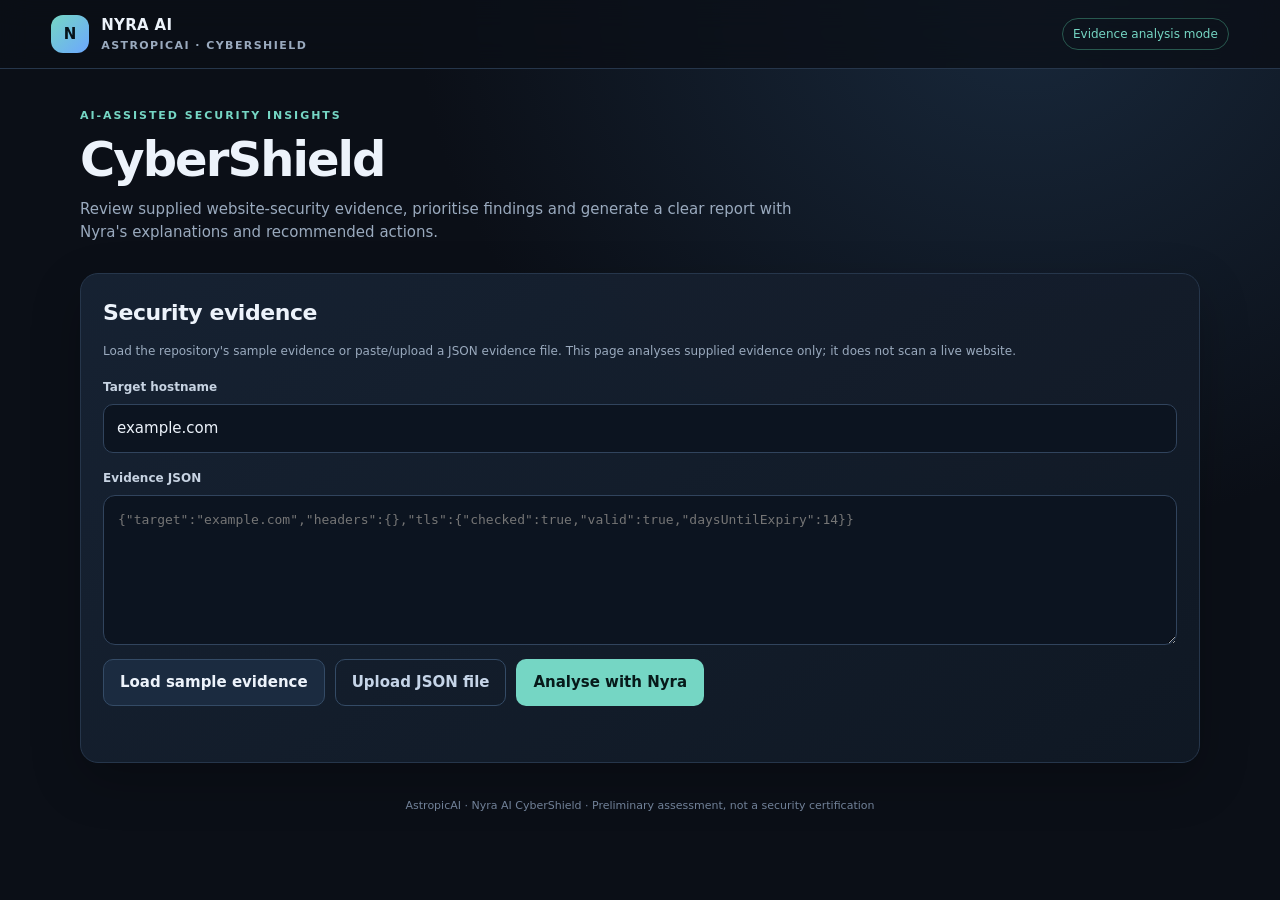
<file: cybershield/cybershield-index.html>
<!doctype html>
<html lang="en">
<head>
  <meta charset="utf-8">
  <meta name="viewport" content="width=device-width, initial-scale=1">
  <meta name="theme-color" content="#10131b">
  <meta name="description" content="Nyra AI CyberShield evidence-based security assessment dashboard.">
  <title>Nyra AI | CyberShield</title>
  <style>
    :root {
      color-scheme: dark;
      --bg: #0b0f17;
      --panel: #121a27;
      --panel2: #172233;
      --line: #26364b;
      --text: #edf3fb;
      --muted: #9aaabe;
      --accent: #75d6c4;
      --blue: #81b7ff;
      --red: #ff7777;
      --amber: #ffc56b;
      --green: #79d9a7;
      --shadow: 0 18px 50px rgba(0,0,0,.22);
    }
    * { box-sizing: border-box; }
    body {
      margin: 0;
      min-height: 100vh;
      background: radial-gradient(ellipse at 80% 0%, #18283b 0, transparent 42%), var(--bg);
      color: var(--text);
      font: 15px/1.55 Inter, ui-sans-serif, system-ui, -apple-system, BlinkMacSystemFont, "Segoe UI", sans-serif;
    }
    button, input, textarea { font: inherit; }
    .topbar {
      min-height: 68px; display:flex; align-items:center; justify-content:space-between;
      gap:16px; padding:14px clamp(18px,4vw,52px); border-bottom:1px solid var(--line);
      background:rgba(11,15,23,.78); backdrop-filter: blur(14px);
    }
    .brand { display:flex; align-items:center; gap:12px; font-weight:750; letter-spacing:.02em; }
    .mark {
      width:38px; height:38px; border-radius:12px; display:grid; place-items:center;
      background:linear-gradient(135deg,#75d6c4,#6ca7ff); color:#07131b; font-weight:900;
    }
    .brand small { display:block; color:var(--muted); font-size:11px; font-weight:600; letter-spacing:.13em; }
    .status { color:var(--accent); font-size:12px; border:1px solid #28594f; padding:6px 10px; border-radius:99px; }
    main { width:min(1120px, calc(100% - 36px)); margin:38px auto 64px; }
    .eyebrow { color:var(--accent); font-size:11px; font-weight:800; letter-spacing:.18em; text-transform:uppercase; }
    h1 { font-size:clamp(30px,5vw,48px); line-height:1.08; margin:10px 0 12px; letter-spacing:-.04em; }
    .intro { max-width:720px; color:var(--muted); margin:0 0 28px; }
    .panel {
      background:linear-gradient(145deg,rgba(23,34,51,.96),rgba(16,24,36,.96));
      border:1px solid var(--line); border-radius:18px; padding:22px; box-shadow:var(--shadow);
    }
    .input-grid { display:grid; grid-template-columns:1fr auto; gap:12px; align-items:end; }
    label { display:block; color:#c7d3e2; font-size:12px; font-weight:700; margin-bottom:7px; }
    textarea {
      display:block; width:100%; min-height:150px; resize:vertical; padding:14px;
      border-radius:12px; border:1px solid #31445d; background:#0c1420; color:var(--text);
      outline:none; font:13px/1.55 ui-monospace, SFMono-Regular, Menlo, monospace;
    }
    textarea:focus, input:focus { border-color:var(--accent); box-shadow:0 0 0 3px rgba(117,214,196,.12); }
    .target { width:100%; padding:12px 13px; border-radius:10px; border:1px solid #31445d; background:#0c1420; color:var(--text); }
    .actions { display:flex; flex-wrap:wrap; gap:10px; margin-top:14px; }
    button {
      border:1px solid transparent; border-radius:10px; padding:11px 16px; cursor:pointer;
      font-weight:750; transition:transform .15s ease, opacity .15s ease;
    }
    button:hover { transform:translateY(-1px); }
    button:disabled { opacity:.45; cursor:not-allowed; transform:none; }
    .primary { background:var(--accent); color:#071a1a; }
    .secondary { background:#1b2b40; color:var(--text); border-color:#344b66; }
    .quiet { background:transparent; color:#c6d5e8; border-color:#344b66; }
    .hint { color:var(--muted); font-size:12px; margin:12px 0 0; }
    .message { margin-top:14px; color:var(--amber); font-size:13px; min-height:20px; }
    .results { margin-top:24px; display:none; }
    .result-head { display:flex; justify-content:space-between; align-items:flex-start; gap:16px; margin-bottom:16px; }
    h2 { margin:0; font-size:22px; letter-spacing:-.02em; }
    .sub { color:var(--muted); font-size:13px; margin-top:3px; overflow-wrap:anywhere; }
    .score-wrap { display:flex; align-items:center; gap:16px; padding:18px; border:1px solid var(--line); border-radius:16px; background:rgba(9,16,26,.55); }
    .score {
      width:92px; height:92px; border-radius:50%; display:grid; place-items:center; flex:none;
      background:conic-gradient(var(--accent) var(--score-angle,0deg), #26364b 0);
      position:relative;
    }
    .score::before { content:""; position:absolute; inset:7px; border-radius:50%; background:#101a28; }
    .score strong { position:relative; font-size:27px; }
    .score-copy small { color:var(--muted); display:block; }
    .risk { display:inline-block; margin-top:6px; border:1px solid #426b62; color:var(--accent); padding:4px 9px; border-radius:99px; font-size:12px; font-weight:800; }
    .metrics { display:grid; grid-template-columns:repeat(5,1fr); gap:10px; margin:14px 0 20px; }
    .metric { background:var(--panel); border:1px solid var(--line); border-radius:13px; padding:14px; }
    .metric strong { display:block; font-size:25px; }
    .metric span { color:var(--muted); font-size:11px; text-transform:uppercase; letter-spacing:.08em; }
    .metric.critical strong { color:var(--red); }
    .metric.high strong { color:#ff9b78; }
    .metric.medium strong { color:var(--amber); }
    .metric.low strong { color:var(--green); }
    .section-title { margin:22px 0 10px; font-size:16px; }
    .findings { display:grid; gap:10px; }
    .finding { background:var(--panel); border:1px solid var(--line); border-radius:13px; padding:16px; }
    .finding-top { display:flex; justify-content:space-between; gap:12px; align-items:flex-start; }
    .finding h3 { margin:0; font-size:15px; }
    .finding p { color:var(--muted); margin:8px 0 0; font-size:13px; }
    .severity { flex:none; font-size:10px; font-weight:850; text-transform:uppercase; letter-spacing:.08em; padding:4px 8px; border-radius:99px; background:#26364b; }
    .severity.critical,.severity.high { color:#ff9b91; background:#482b32; }
    .severity.medium { color:#ffd18b; background:#473923; }
    .severity.low { color:#9ce0bb; background:#1e4037; }
    .severity.info { color:#a9caff; background:#243c59; }
    .recommendations { color:#c8d7e8; margin:0; padding-left:20px; }
    .limitations { color:var(--muted); font-size:12px; margin:8px 0 0; padding-left:18px; }
    .empty { color:var(--muted); padding:18px; text-align:center; border:1px dashed #344b66; border-radius:12px; }
    footer { color:#718198; text-align:center; font-size:11px; margin-top:34px; }
    @media (max-width:700px) {
      main { margin-top:26px; }
      .input-grid { grid-template-columns:1fr; }
      .metrics { grid-template-columns:repeat(2,1fr); }
      .metric:last-child { grid-column:span 2; }
      .score-wrap { align-items:center; }
      .result-head { flex-direction:column; }
      .topbar { padding-inline:18px; }
    }
  </style>
</head>
<body>
  <header class="topbar">
    <div class="brand"><div class="mark">N</div><div>NYRA AI<small>ASTROPICAI · CYBERSHIELD</small></div></div>
    <div class="status">Evidence analysis mode</div>
  </header>

  <main>
    <div class="eyebrow">AI-assisted security insights</div>
    <h1>CyberShield</h1>
    <p class="intro">Review supplied website-security evidence, prioritise findings and generate a clear report with Nyra's explanations and recommended actions.</p>

    <section class="panel" aria-labelledby="evidence-heading">
      <h2 id="evidence-heading">Security evidence</h2>
      <p class="hint">Load the repository's sample evidence or paste/upload a JSON evidence file. This page analyses supplied evidence only; it does not scan a live website.</p>
      <div style="margin-top:18px">
        <label for="target">Target hostname</label>
        <input class="target" id="target" value="example.com" autocomplete="off" spellcheck="false">
      </div>
      <div style="margin-top:16px">
        <label for="evidence">Evidence JSON</label>
        <textarea id="evidence" spellcheck="false" aria-label="Security evidence JSON" placeholder='{"target":"example.com","headers":{},"tls":{"checked":true,"valid":true,"daysUntilExpiry":14}}'></textarea>
      </div>
      <div class="actions">
        <button class="secondary" id="sampleBtn" type="button">Load sample evidence</button>
        <button class="quiet" id="fileBtn" type="button">Upload JSON file</button>
        <input id="fileInput" type="file" accept=".json,application/json" hidden>
        <button class="primary" id="analyseBtn" type="button">Analyse with Nyra</button>
      </div>
      <div class="message" id="message" role="status" aria-live="polite"></div>
    </section>

    <section class="results" id="results" aria-live="polite">
      <div class="result-head">
        <div>
          <div class="eyebrow">Assessment report</div>
          <h2>Security overview</h2>
          <div class="sub" id="reportTarget"></div>
        </div>
        <button class="secondary" id="downloadBtn" type="button">Download report</button>
      </div>

      <div class="score-wrap">
        <div class="score" id="scoreRing"><strong id="scoreValue">—</strong></div>
        <div class="score-copy">
          <strong>Security score</strong>
          <small>Preliminary evidence-based score out of 100</small>
          <div class="risk" id="riskLevel">Awaiting analysis</div>
        </div>
      </div>

      <div class="metrics" id="metrics">
        <div class="metric critical"><strong id="criticalCount">0</strong><span>Critical</span></div>
        <div class="metric high"><strong id="highCount">0</strong><span>High</span></div>
        <div class="metric medium"><strong id="mediumCount">0</strong><span>Medium</span></div>
        <div class="metric low"><strong id="lowCount">0</strong><span>Low</span></div>
        <div class="metric"><strong id="totalCount">0</strong><span>Total findings</span></div>
      </div>

      <h3 class="section-title">Prioritised findings</h3>
      <div class="findings" id="findings"></div>

      <h3 class="section-title">Recommended actions</h3>
      <div class="panel"><ol class="recommendations" id="recommendations"></ol></div>

      <h3 class="section-title">Assessment limitations</h3>
      <div class="panel"><ul class="limitations" id="limitations"></ul></div>
      <p class="hint" id="generatedAt"></p>
    </section>

    <footer>AstropicAI · Nyra AI CyberShield · Preliminary assessment, not a security certification</footer>
  </main>

  <script type="module">
    import { analyseWithNyra, formatNyraReport } from "./ai/nyra-analysis.js";

    const $ = (id) => document.getElementById(id);
    let latestReport = null;

    function setMessage(message, isError = false) {
      $("message").textContent = message;
      $("message").style.color = isError ? "#ff9b91" : "#ffc56b";
    }

    function escapeHtml(value) {
      return String(value ?? "").replace(/[&<>"']/g, char => ({
        "&": "&amp;", "<": "&lt;", ">": "&gt;", '"': "&quot;", "'": "&#39;"
      })[char]);
    }

    async function loadSample() {
      setMessage("Loading sample evidence…");
      try {
        const response = await fetch("./engine/sample-evidence.json", { cache: "no-store" });
        if (!response.ok) throw new Error("Sample file could not be loaded. You can upload or paste JSON instead.");
        const evidence = await response.json();
        $("evidence").value = JSON.stringify(evidence, null, 2);
        $("target").value = evidence.target || "";
        setMessage("Sample evidence loaded. Select Analyse with Nyra to run the assessment.");
      } catch (error) {
        setMessage(error.message, true);
      }
    }

    function renderReport(report) {
      latestReport = report;
      $("results").style.display = "block";
      $("reportTarget").textContent = report.target || "Target not specified";
      $("scoreValue").textContent = report.score;
      $("scoreRing").style.setProperty("--score-angle", `${Math.max(0, Math.min(100, report.score)) * 3.6}deg`);
      $("riskLevel").textContent = `${report.riskLevel} risk`;
      $("criticalCount").textContent = report.counts.critical;
      $("highCount").textContent = report.counts.high;
      $("mediumCount").textContent = report.counts.medium;
      $("lowCount").textContent = report.counts.low + report.counts.info;
      $("totalCount").textContent = report.totalFindings;

      const findings = $("findings");
      if (!report.findings.length) {
        findings.innerHTML = '<div class="empty">No findings were identified in the supplied evidence. This does not prove the website is secure.</div>';
      } else {
        findings.innerHTML = report.findings.map(item => `
          <article class="finding">
            <div class="finding-top">
              <h3>${escapeHtml(item.title)}</h3>
              <span class="severity ${escapeHtml(item.severity)}">${escapeHtml(item.severity)}</span>
            </div>
            <p><strong>Category:</strong> ${escapeHtml(item.category)}</p>
            <p><strong>Potential impact:</strong> ${escapeHtml(item.impact)}</p>
            <p><strong>Recommended action:</strong> ${escapeHtml(item.action)}</p>
          </article>
        `).join("");
      }

      $("recommendations").innerHTML = report.recommendations.length
        ? report.recommendations.map(item => `<li>${escapeHtml(item)}</li>`).join("")
        : "<li>No additional actions generated from the supplied evidence.</li>";
      $("limitations").innerHTML = report.limitations.map(item => `<li>${escapeHtml(item)}</li>`).join("");
      $("generatedAt").textContent = `Generated: ${new Date(report.generatedAt).toLocaleString()}`;
      $("results").scrollIntoView({ behavior: "smooth", block: "start" });
    }

    $("sampleBtn").addEventListener("click", loadSample);
    $("fileBtn").addEventListener("click", () => $("fileInput").click());

    $("fileInput").addEventListener("change", async event => {
      const file = event.target.files?.[0];
      if (!file) return;
      try {
        const text = await file.text();
        const evidence = JSON.parse(text);
        $("evidence").value = JSON.stringify(evidence, null, 2);
        if (evidence.target) $("target").value = evidence.target;
        setMessage(`Loaded ${file.name}. Select Analyse with Nyra to continue.`);
      } catch {
        setMessage("That file is not valid JSON. Please choose a valid evidence JSON file.", true);
      }
      event.target.value = "";
    });

    $("analyseBtn").addEventListener("click", () => {
      try {
        const evidence = JSON.parse($("evidence").value);
        const target = $("target").value.trim();
        if (!target) throw new Error("Enter a target hostname.");
        evidence.target = target;
        const report = analyseWithNyra(evidence);
        renderReport(report);
        setMessage("Analysis complete. Review the findings and limitations below.");
      } catch (error) {
        setMessage(error.message || "Unable to analyse this evidence.", true);
      }
    });

    $("downloadBtn").addEventListener("click", () => {
      if (!latestReport) return;
      const blob = new Blob([formatNyraReport(latestReport)], { type: "text/plain;charset=utf-8" });
      const url = URL.createObjectURL(blob);
      const link = document.createElement("a");
      link.href = url;
      link.download = `nyra-cybershield-${(latestReport.target || "report").replace(/[^a-z0-9.-]/gi, "-")}.txt`;
      document.body.appendChild(link);
      link.click();
      link.remove();
      URL.revokeObjectURL(url);
    });
  </script>
</body>
</html>
</file>
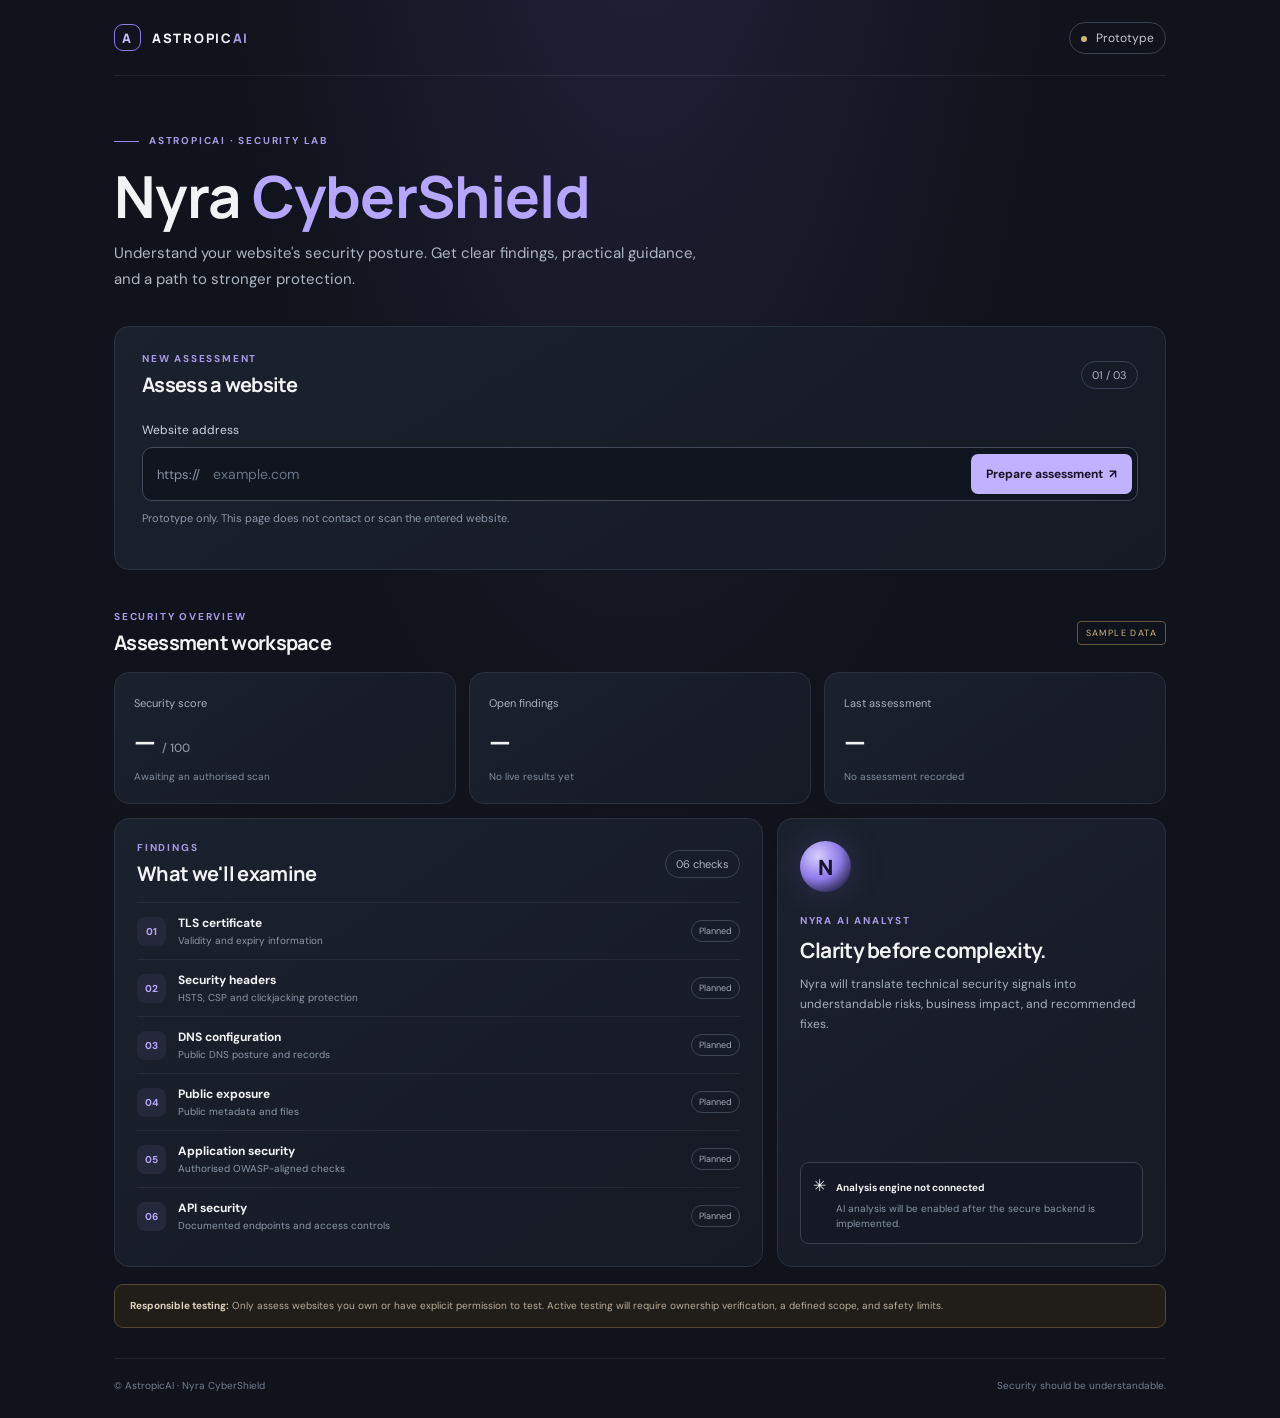
<file: cybershieldcybershield/index-prototype-backup.html>
<!doctype html>
<html lang="en">
<head>
<meta charset="utf-8">
<meta name="viewport" content="width=device-width,initial-scale=1">
<meta name="theme-color" content="#10131b">
<title>Nyra CyberShield | AstropicAI</title>
<style>
@import url('https://fonts.googleapis.com/css2?family=DM+Sans:wght@400;500;600;700&family=Manrope:wght@400;500;600;700;800&display=swap');
:root{color-scheme:dark;--bg:#10131b;--panel:#171c27;--line:#2a3140;--text:#f2f3f5;--muted:#9ca5b5;--accent:#b7a4ff}
*{box-sizing:border-box}body{margin:0;background:radial-gradient(ellipse at 50% -20%,#25213c 0%,transparent 46%),var(--bg);color:var(--text);font-family:"DM Sans",sans-serif;min-height:100vh}.shell{max-width:1120px;margin:auto;padding:0 34px}
.topbar{height:76px;display:flex;align-items:center;justify-content:space-between;border-bottom:1px solid #ffffff14}.brand{display:flex;align-items:center;gap:11px;color:#f4f2fa;text-decoration:none;font:800 13px Manrope,sans-serif;letter-spacing:1.7px}.mark{width:27px;height:27px;border:1px solid #8d7ae9;border-radius:9px;display:grid;place-items:center;color:#c9bcff}.muted{color:#a69ae0}.status{border:1px solid #3a4351;border-radius:30px;padding:7px 11px;color:#c4cbd5;font-size:12px}.status i{display:inline-block;width:6px;height:6px;border-radius:50%;background:#d6b36c;margin-right:6px}
main{padding:58px 0 30px}.eyebrow,.kicker{font-size:10px;font-weight:700;letter-spacing:1.8px;color:#a99ae8}.eyebrow:before{content:"";display:inline-block;width:25px;height:1px;background:#9b89ed;vertical-align:middle;margin-right:10px}h1,h2{font-family:Manrope,sans-serif;margin:0;letter-spacing:-.7px}h1{font-size:clamp(36px,6vw,58px);line-height:1.1;margin:17px 0 12px}h1 span{color:#b6a6ff}.lead{font-size:15px;line-height:1.75;color:#aeb6c4;max-width:610px;margin:0 0 34px}
.panel{background:linear-gradient(145deg,#1b212ef5,#151a25f5);border:1px solid var(--line);border-radius:15px}.scan{padding:25px 27px 20px}.heading,.section-heading{display:flex;align-items:center;justify-content:space-between;gap:15px}.heading h2,.section-heading h2{font-size:20px;margin-top:6px}.tag,.count{font-size:11px;color:#aeb5c2;border:1px solid #384153;border-radius:20px;padding:6px 10px}
label{display:block;font-size:12px;color:#d0d5df;margin:24px 0 9px}.urlrow{display:flex;align-items:center;background:#10151f;border:1px solid #41495a;border-radius:10px;padding:5px}.prefix{color:#8993a4;padding:0 9px;font-size:13px}input{flex:1;min-width:0;background:transparent;border:0;outline:0;color:white;font:14px "DM Sans",sans-serif;padding:12px 4px}input::placeholder{color:#697486}button{border:0;border-radius:7px;background:#c0b2ff;color:#171326;font:700 12px "DM Sans",sans-serif;padding:12px 15px;cursor:pointer;white-space:nowrap}button:hover{background:#d0c7ff}.help,.message{font-size:11px;color:#8f99aa;margin:10px 0 0;min-height:14px}.message{color:#e6c98a}
.overview{margin-top:40px}.section-heading{margin-bottom:16px}.sample{font-size:9px;letter-spacing:1.4px;color:#d2b77e;border:1px solid #65563c;border-radius:4px;padding:5px 8px}.metrics{display:grid;grid-template-columns:repeat(3,1fr);gap:13px}.metric{padding:18px 19px;min-height:124px}.metric-label{font-size:11px;color:#aab2c0}.metric-value{font:700 28px Manrope,sans-serif;margin:10px 0 4px}.metric-value small{font:500 12px "DM Sans",sans-serif;color:#8993a4}.note{font-size:10px;color:#828d9e}
.lower{display:grid;grid-template-columns:1.25fr .75fr;gap:14px;margin-top:14px}.findings,.nyra{padding:22px}.checks{list-style:none;margin:15px 0 0;padding:0}.checks li{display:flex;align-items:center;gap:12px;padding:12px 0;border-top:1px solid #ffffff10}.num{width:29px;height:29px;display:grid;place-items:center;border-radius:8px;background:#25283a;color:#b8a9ff;font-size:10px;font-weight:700}.checks li span:nth-child(2){display:flex;flex-direction:column;gap:3px;flex:1}.checks b{font-size:12px}.checks small{font-size:10px;color:#8e98a9}.checks em{font-style:normal;font-size:9px;color:#a5adba;border:1px solid #3c4554;border-radius:20px;padding:4px 7px}
.nyra{display:flex;flex-direction:column;align-items:flex-start}.orb{width:51px;height:51px;border-radius:50%;display:grid;place-items:center;margin-bottom:22px;background:radial-gradient(circle at 35% 30%,#d7ceff,#8e7be8 47%,#3c3568 75%);box-shadow:0 0 35px #8270df38;color:#17142b;font:800 21px Manrope}.nyra h2{font-size:21px;line-height:1.35;margin:9px 0}.nyra>p{font-size:12px;color:#a5afbd;line-height:1.7;margin:0 0 20px}.analyst{margin-top:auto;border:1px solid #3a4050;border-radius:9px;padding:12px;display:flex;gap:10px;width:100%;background:#141925}.analyst b{font-size:10px}.analyst small{display:block;font-size:10px;line-height:1.5;color:#8994a5;margin-top:5px}
.warning{display:flex;gap:11px;margin:17px 0 0;padding:13px 15px;border:1px solid #514631;background:#211e19;border-radius:9px}.warning p{font-size:10px;line-height:1.6;color:#b8ad9a;margin:0}.warning b{color:#e0d3bb}
footer{display:flex;justify-content:space-between;gap:12px;border-top:1px solid #ffffff14;padding:20px 0 26px;color:#737e90;font-size:10px}
@media(max-width:720px){.shell{padding:0 18px}.topbar{height:65px}main{padding-top:43px}.lead{font-size:13px}.scan{padding:20px 16px 15px}.urlrow{flex-wrap:wrap;padding:5px}.urlrow input{min-width:calc(100% - 90px)}.urlrow button{width:100%;margin-top:5px}.metrics{grid-template-columns:1fr;gap:9px}.metric{min-height:98px;padding:14px 16px}.metric-value{font-size:24px;margin:6px 0 2px}.lower{grid-template-columns:1fr}.findings,.nyra{padding:18px 15px}footer{font-size:9px}}
</style>
</head>
<body><div class="shell">
<header class="topbar"><a class="brand" href="#"><span class="mark">A</span><span>ASTROPIC<span class="muted">AI</span></span></a><span class="status"><i></i> Prototype</span></header>
<main>
<div class="eyebrow">ASTROPICAI · SECURITY LAB</div><h1>Nyra <span>CyberShield</span></h1>
<p class="lead">Understand your website's security posture. Get clear findings, practical guidance, and a path to stronger protection.</p>
<section class="panel scan"><div class="heading"><div><div class="kicker">NEW ASSESSMENT</div><h2>Assess a website</h2></div><span class="tag">01 / 03</span></div>
<form id="form"><label for="url">Website address</label><div class="urlrow"><span class="prefix">https://</span><input id="url" type="text" placeholder="example.com" required><button type="submit">Prepare assessment&nbsp; ↗</button></div><p class="help">Prototype only. This page does not contact or scan the entered website.</p><p class="message" id="message" role="status"></p></form></section>
<section class="overview"><div class="section-heading"><div><div class="kicker">SECURITY OVERVIEW</div><h2>Assessment workspace</h2></div><span class="sample">SAMPLE DATA</span></div>
<div class="metrics"><article class="panel metric"><span class="metric-label">Security score</span><div class="metric-value">— <small>/ 100</small></div><span class="note">Awaiting an authorised scan</span></article><article class="panel metric"><span class="metric-label">Open findings</span><div class="metric-value">—</div><span class="note">No live results yet</span></article><article class="panel metric"><span class="metric-label">Last assessment</span><div class="metric-value">—</div><span class="note">No assessment recorded</span></article></div></section>
<section class="lower"><article class="panel findings"><div class="heading"><div><div class="kicker">FINDINGS</div><h2>What we'll examine</h2></div><span class="count">06 checks</span></div><ul class="checks">
<li><span class="num">01</span><span><b>TLS certificate</b><small>Validity and expiry information</small></span><em>Planned</em></li>
<li><span class="num">02</span><span><b>Security headers</b><small>HSTS, CSP and clickjacking protection</small></span><em>Planned</em></li>
<li><span class="num">03</span><span><b>DNS configuration</b><small>Public DNS posture and records</small></span><em>Planned</em></li>
<li><span class="num">04</span><span><b>Public exposure</b><small>Public metadata and files</small></span><em>Planned</em></li>
<li><span class="num">05</span><span><b>Application security</b><small>Authorised OWASP-aligned checks</small></span><em>Planned</em></li>
<li><span class="num">06</span><span><b>API security</b><small>Documented endpoints and access controls</small></span><em>Planned</em></li></ul></article>
<aside class="panel nyra"><div class="orb">N</div><div class="kicker">NYRA AI ANALYST</div><h2>Clarity before complexity.</h2><p>Nyra will translate technical security signals into understandable risks, business impact, and recommended fixes.</p><div class="analyst">✳ <span><b>Analysis engine not connected</b><small>AI analysis will be enabled after the secure backend is implemented.</small></span></div></aside></section>
<section class="warning"><p><b>Responsible testing:</b> Only assess websites you own or have explicit permission to test. Active testing will require ownership verification, a defined scope, and safety limits.</p></section>
</main><footer><span>© AstropicAI · Nyra CyberShield</span><span>Security should be understandable.</span></footer></div>
<script>
document.getElementById("form").addEventListener("submit",function(e){e.preventDefault();let v=document.getElementById("url").value.trim();if(!v){return}let u;try{u=new URL(/^https?:\\/\\//i.test(v)?v:"https://"+v);if(!u.hostname.includes(".")||u.username||u.password)throw Error()}catch{document.getElementById("message").textContent="Enter a valid public website address, such as example.com.";return}document.getElementById("message").textContent="Demo only: "+u.origin+" is ready for a future authorised assessment. No request was sent and no scan was performed."});
</script></body></html>
</file>
<file: epoch-one/style.css>
:root {
  --bg: #080b14;
  --panel: #101726;
  --text: #edf2ff;
  --muted: #8995aa;
  --cyan: #67e8f9;
  --violet: #a78bfa;
}

* {
  box-sizing: border-box;
}

html {
  scroll-behavior: smooth;
}

body {
  margin: 0;
  background: var(--bg);
  color: var(--text);
  font-family: Inter, Arial, sans-serif;
  line-height: 1.6;
}

header {
  height: 76px;
  padding: 0 8%;
  display: flex;
  align-items: center;
  justify-content: space-between;
  border-bottom: 1px solid #ffffff12;
}

.brand {
  color: white;
  font-size: 20px;
  font-weight: 800;
  letter-spacing: 2px;
  text-decoration: none;
}

.brand span {
  color: var(--cyan);
}

.status, .eyebrow, .section-label {
  color: var(--cyan);
  font-size: 11px;
  letter-spacing: 3px;
}

.status i {
  display: inline-block;
  width: 7px;
  height: 7px;
  background: #65e6a5;
  border-radius: 50%;
  margin-right: 8px;
  box-shadow: 0 0 12px #65e6a5;
}

.hero {
  min-height: 760px;
  padding: 95px 20px 80px;
  text-align: center;
  display: flex;
  flex-direction: column;
  align-items: center;
}

h1 {
  margin: 18px 0;
  font-size: clamp(55px, 10vw, 110px);
  line-height: 1;
  letter-spacing: -5px;
}

h1 span {
  background: linear-gradient(100deg, var(--cyan), var(--violet));
  background-clip: text;
  -webkit-background-clip: text;
  color: transparent;
}

.intro {
  max-width: 570px;
  color: var(--muted);
  font-size: 17px;
}

.orbital {
  width: 290px;
  height: 290px;
  margin: 55px auto 20px;
  position: relative;
  display: grid;
  place-items: center;
}

.core {
  width: 112px;
  height: 112px;
  border-radius: 50%;
  display: grid;
  place-items: center;
  background: radial-gradient(circle, #253d66, #101426 70%);
  box-shadow: 0 0 35px #67e8f966,
              0 0 100px #a78bfa44;
  animation: pulse 3s infinite ease-in-out;
}

.core-inner {
  font-size: 34px;
  font-weight: 800;
  color: var(--cyan);
  letter-spacing: 3px;
}

.orbit {
  position: absolute;
  inset: 10px;
  border: 1px solid #67e8f966;
  border-radius: 50%;
}

.orbit-one {
  animation: rotate 12s linear infinite;
}

.orbit-two {
  inset: 35px -12px;
  transform: rotate(-35deg);
  border-color: #a78bfa88;
  animation: rotate 18s linear infinite reverse;
}

.orbit-label {
  position: absolute;
  bottom: -25px;
  font-size: 9px;
  letter-spacing: 3px;
  color: var(--muted);
}

.system-state {
  color: var(--muted);
  font-size: 11px;
  letter-spacing: 3px;
}

button {
  padding: 13px 24px;
  border: 1px solid #67e8f988;
  border-radius: 5px;
  background: #102333;
  color: var(--cyan);
  font-size: 11px;
  font-weight: 700;
  letter-spacing: 1.5px;
  cursor: pointer;
  transition: .25s;
}

button:hover {
  background: #18374a;
  box-shadow: 0 0 20px #67e8f944;
}

.interaction {
  padding: 90px 8%;
  background: #0c111e;
  border-top: 1px solid #ffffff12;
}

.interaction h2 {
  font-size: clamp(30px, 5vw, 48px);
  margin: 15px 0;
}

.interaction > p {
  color: var(--muted);
}

.modules {
  display: grid;
  grid-template-columns: repeat(2, 1fr);
  gap: 20px;
  margin-top: 45px;
}

.module {
  padding: 28px;
  border: 1px solid #ffffff18;
  background: var(--panel);
  border-radius: 10px;
}

.module > span {
  color: var(--cyan);
  font-size: 12px;
}

.module h3 {
  font-size: 22px;
}

.module p, .output {
  color: var(--muted);
  font-size: 14px;
}

.module button {
  margin-top: 12px;
}

.output {
  margin-top: 18px;
  padding: 12px;
  border-left: 2px solid var(--cyan);
  background: #080b14;
  overflow-wrap: anywhere;
}

video {
  width: 100%;
  margin-top: 15px;
  border-radius: 8px;
}

footer {
  padding: 55px 20px;
  text-align: center;
  border-top: 1px solid #ffffff18;
}

footer p, footer small {
  color: var(--muted);
}

footer small {
  font-size: 10px;
  letter-spacing: 2px;
}

@keyframes pulse {
  50% {
    transform: scale(1.08);
    box-shadow: 0 0 55px #67e8f9aa,
                0 0 120px #a78bfa66;
  }
}

@keyframes rotate {
  to {
    transform: rotate(360deg);
  }
}

@media (max-width: 650px) {
  header {
    padding: 0 20px;
  }

  .status {
    font-size: 8px;
    letter-spacing: 1px;
  }

  .hero {
    min-height: 680px;
    padding-top: 80px;
  }

  h1 {
    letter-spacing: -3px;
  }

  .intro {
    font-size: 15px;
  }

  .modules {
    grid-template-columns: 1fr;
  }

  .interaction {
    padding: 65px 20px;
  }

  .orbital {
    transform: scale(.9);
    margin-top: 35px;
  }
}
</file>
